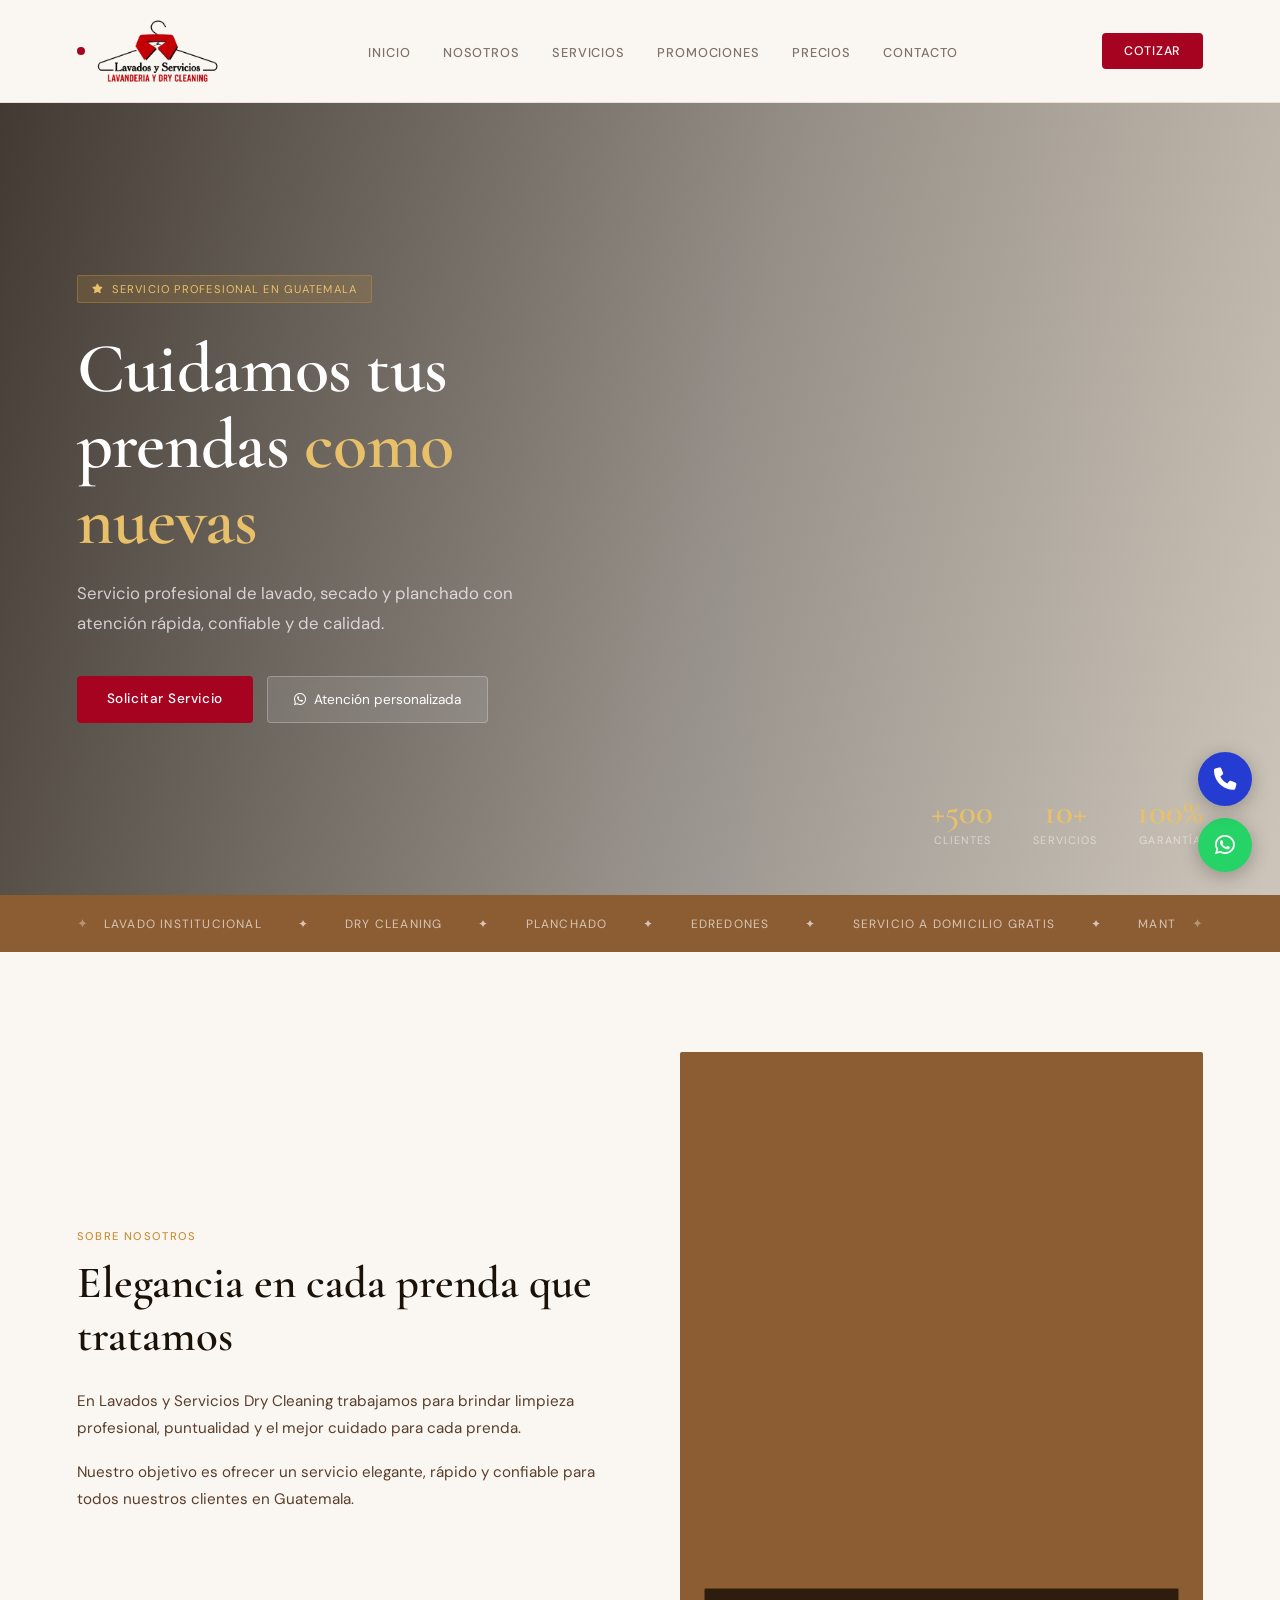
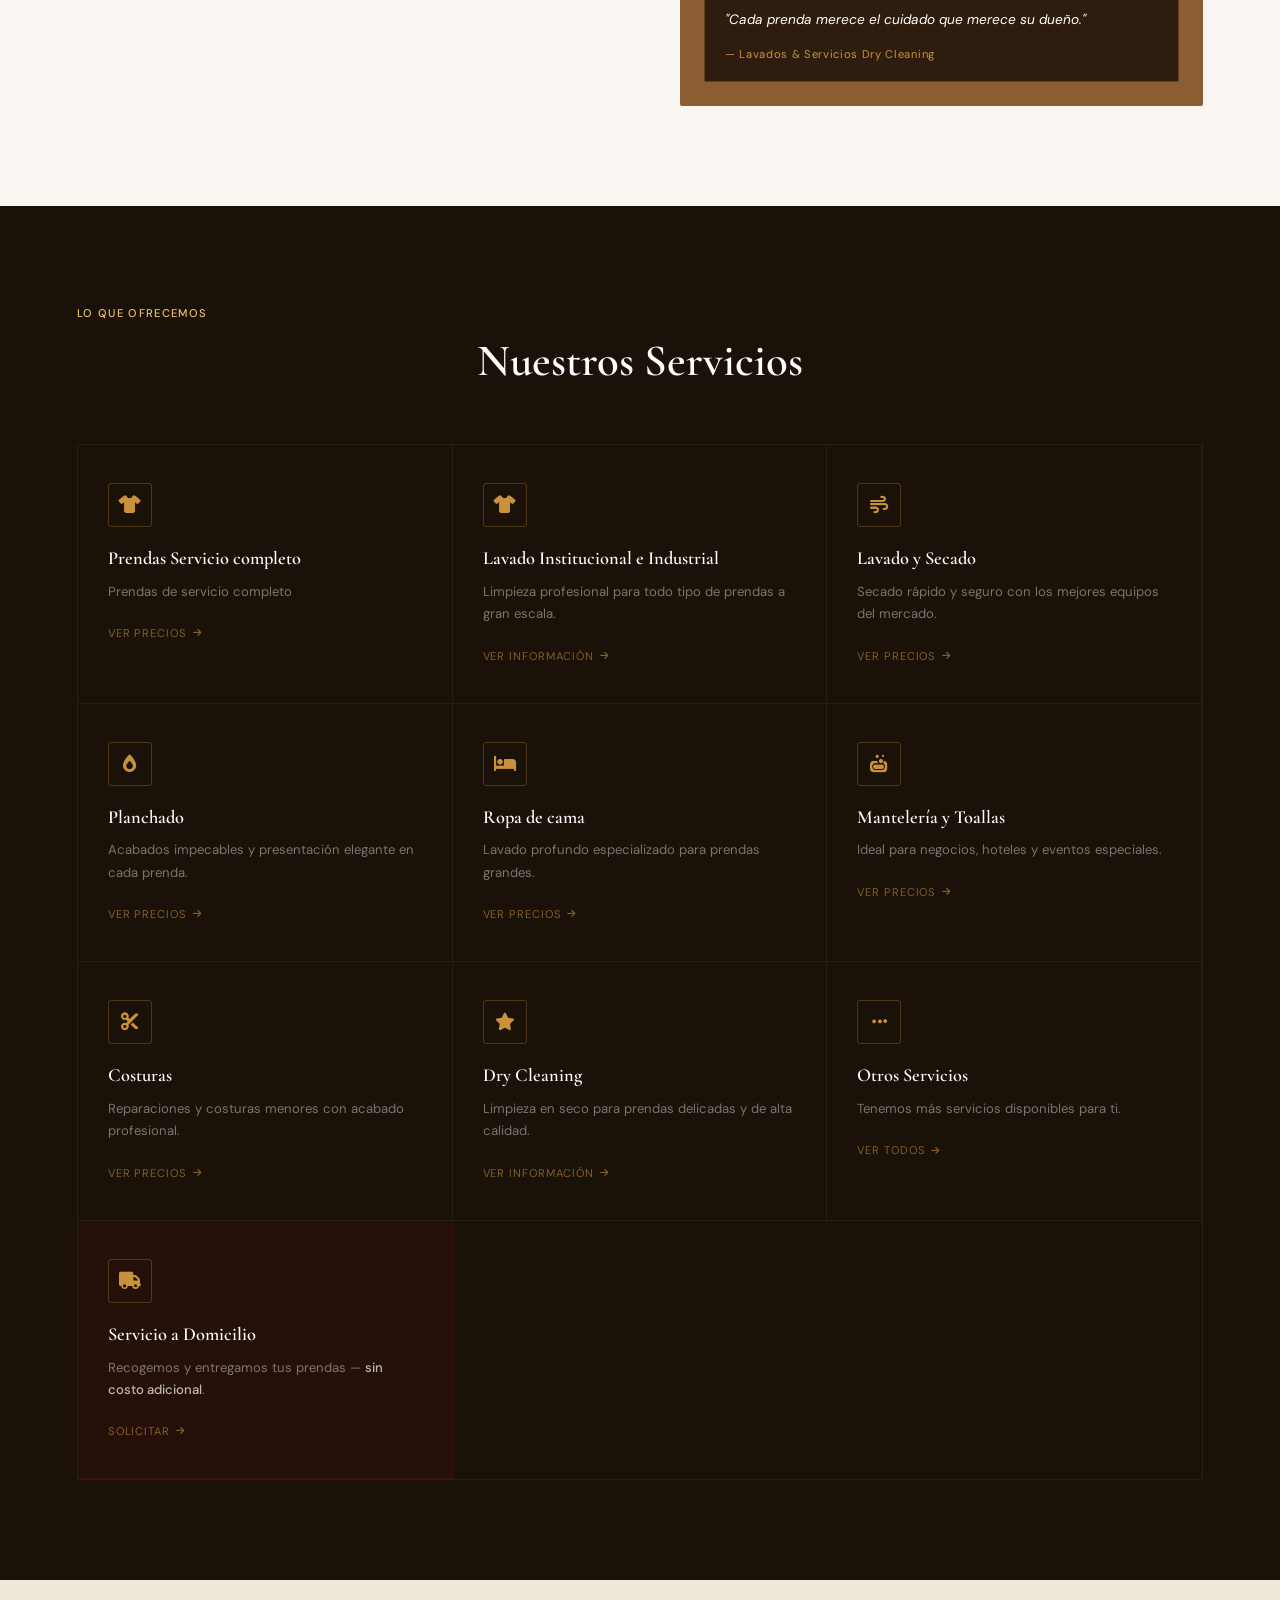
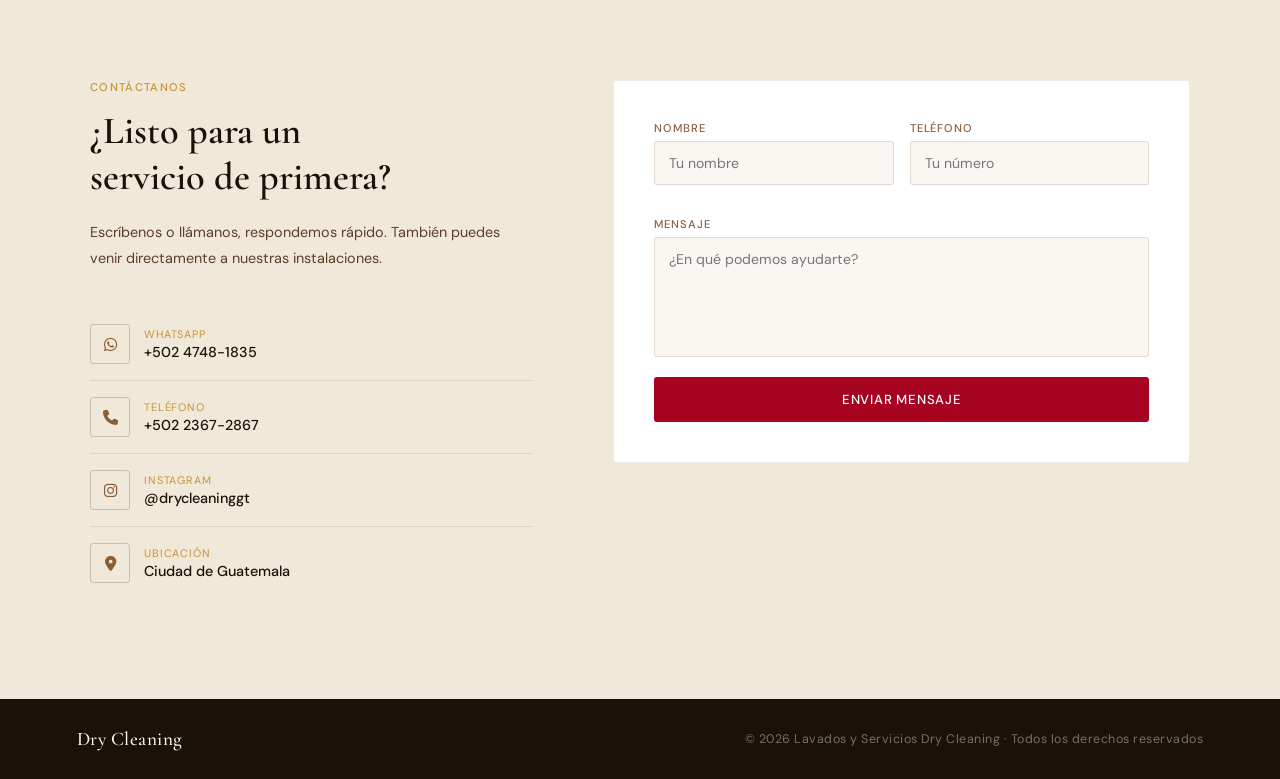
<file: index.html>
<!DOCTYPE html>
<html lang="es">
<head>
    <meta charset="UTF-8">
    <meta name="viewport" content="width=device-width, initial-scale=1.0">
    <title>Lavados y Servicios Dry Cleaning</title>

    <link rel="stylesheet" href="style.css">

    <!-- Google Fonts -->
    <link rel="preconnect" href="https://fonts.googleapis.com">
    <link rel="preconnect" href="https://fonts.gstatic.com" crossorigin>
    <link href="https://fonts.googleapis.com/css2?family=Cormorant+Garamond:wght@400;500;600;700&family=DM+Sans:ital,wght@0,300;0,400;0,500;1,400&display=swap" rel="stylesheet">

    <!-- Font Awesome -->
    <link rel="stylesheet" href="https://cdnjs.cloudflare.com/ajax/libs/font-awesome/6.5.2/css/all.min.css">
</head>
<body>


    <div id="contenido">

        <!-- NAVBAR -->
        <header>
            <nav class="navbar">
                <div class="logo">
                    <div class="logo-dot"></div>
                    <img src="img/logo2.png" alt="Logo Dry Cleaning">
                </div>

                <div class="menu-toggle">
                    <i class="fa-solid fa-bars"></i>
                </div>

                <ul class="nav-links">
                    <li><a href="#inicio">Inicio</a></li>
                    <li><a href="#nosotros">Nosotros</a></li>
                    <li><a href="#servicios">Servicios</a></li>
                    <li><a href="promociones.html">Promociones</a></li>
                    <li><a href="precios.html">Precios</a></li>
                    <li><a href="#contacto">Contacto</a></li>
                </ul>

                <a href="#contacto" class="btn-nav">Cotizar</a>
            </nav>
        </header>

        <!-- HERO -->
        <section class="hero" id="inicio">
            <div class="hero-bg"></div>
            <div class="hero-accent"></div>
            <div class="hero-content">
                <div class="hero-badge">
                    <i class="fa-solid fa-star"></i> Servicio profesional en Guatemala
                </div>
                <h1>Cuidamos tus<br>prendas <em>como nuevas</em></h1>
                <p>Servicio profesional de lavado, secado y planchado con atención rápida, confiable y de calidad.</p>
                <div class="hero-btns">
                    <a href="#contacto" class="btn-primary">Solicitar Servicio</a>
                    <a href="https://wa.me/50247481835" class="btn-wa">
                        <i class="fa-brands fa-whatsapp"></i> Atención personalizada
                    </a>
                </div>
            </div>
            <div class="hero-stats">
                <div class="stat">
                    <span class="stat-num">+500</span>
                    <div class="stat-label">Clientes</div>
                </div>
                <div class="stat">
                    <span class="stat-num">10+</span>
                    <div class="stat-label">Servicios</div>
                </div>
                <div class="stat">
                    <span class="stat-num">100%</span>
                    <div class="stat-label">Garantía</div>
                </div>
            </div>
        </section>

        <!-- MARQUEE / BANDA DE SERVICIOS -->
        <div class="marquee-bar">
            <span class="marquee-star">✦</span>
            <div class="marquee-wrap">
                <div class="marquee-track">
                    <span>Lavado Institucional</span><span class="marquee-star">✦</span>
                    <span>Dry Cleaning</span><span class="marquee-star">✦</span>
                    <span>Planchado</span><span class="marquee-star">✦</span>
                    <span>Edredones</span><span class="marquee-star">✦</span>
                    <span>Servicio a Domicilio Gratis</span><span class="marquee-star">✦</span>
                    <span>Mantelería y Toallas</span><span class="marquee-star">✦</span>
                    <span>Costuras</span><span class="marquee-star">✦</span>
                    <!-- Duplicado para loop infinito -->
                    <span>Lavado Institucional</span><span class="marquee-star">✦</span>
                    <span>Dry Cleaning</span><span class="marquee-star">✦</span>
                    <span>Planchado</span><span class="marquee-star">✦</span>
                    <span>Edredones</span><span class="marquee-star">✦</span>
                    <span>Servicio a Domicilio Gratis</span><span class="marquee-star">✦</span>
                    <span>Mantelería y Toallas</span><span class="marquee-star">✦</span>
                    <span>Costuras</span><span class="marquee-star">✦</span>
                </div>
            </div>
            <span class="marquee-star">✦</span>
        </div>

        <!-- NOSOTROS -->
        <section class="about" id="nosotros">
            <div class="about-text">
                <div class="section-label">Sobre Nosotros</div>
                <h2>Elegancia en cada prenda que tratamos</h2>
                <p>En Lavados y Servicios Dry Cleaning trabajamos para brindar limpieza profesional, puntualidad y el mejor cuidado para cada prenda.</p>
                <p>Nuestro objetivo es ofrecer un servicio elegante, rápido y confiable para todos nuestros clientes en Guatemala.</p>
            </div>
            <div class="about-visual">
                <div class="about-img"></div>
                <div class="about-tag">
                    <p>"Cada prenda merece el cuidado que merece su dueño."</p>
                    <cite>— Lavados &amp; Servicios Dry Cleaning</cite>
                </div>
            </div>
        </section>

        <!-- SERVICIOS -->
        <section class="services" id="servicios">
            <div class="section-label light">Lo que ofrecemos</div>
            <h2 class="section-title-light">Nuestros Servicios</h2>

            <div class="services-grid">
                <div class="service-item">
                    <div class="service-icon"><i class="fa-solid fa-shirt"></i></div>
                    <h3>Prendas Servicio completo</h3>
                    <p>Prendas de servicio completo</p>
                    <a href="completo.html" class="service-link">Ver precios <i class="fa-solid fa-arrow-right"></i></a>
                </div>
                <div class="service-item">
                    <div class="service-icon"><i class="fa-solid fa-shirt"></i></div>
                    <h3>Lavado Institucional e Industrial</h3>
                    <p>Limpieza profesional para todo tipo de prendas a gran escala.</p>
                    <a href="lavado.html" class="service-link">Ver información <i class="fa-solid fa-arrow-right"></i></a>
                </div>
                <div class="service-item">
                    <div class="service-icon"><i class="fa-solid fa-wind"></i></div>
                    <h3>Lavado y Secado</h3>
                    <p>Secado rápido y seguro con los mejores equipos del mercado.</p>
                    <a href="precios.html" class="service-link">Ver precios <i class="fa-solid fa-arrow-right"></i></a>
                </div>
                <div class="service-item">
                    <div class="service-icon"><i class="fa-solid fa-fire-flame-simple"></i></div>
                    <h3>Planchado</h3>
                    <p>Acabados impecables y presentación elegante en cada prenda.</p>
                    <a href="precios.html" class="service-link">Ver precios <i class="fa-solid fa-arrow-right"></i></a>
                </div>
                <div class="service-item">
                    <div class="service-icon"><i class="fa-solid fa-bed"></i></div>
                    <h3>Ropa de cama</h3>
                    <p>Lavado profundo especializado para prendas grandes.</p>
                    <a href="precios.html" class="service-link">Ver precios <i class="fa-solid fa-arrow-right"></i></a>
                </div>
                <div class="service-item">
                    <div class="service-icon"><i class="fa-solid fa-soap"></i></div>
                    <h3>Mantelería y Toallas</h3>
                    <p>Ideal para negocios, hoteles y eventos especiales.</p>
                    <a href="precios.html" class="service-link">Ver precios <i class="fa-solid fa-arrow-right"></i></a>
                </div>
                <div class="service-item">
                    <div class="service-icon"><i class="fa-solid fa-scissors"></i></div>
                    <h3>Costuras</h3>
                    <p>Reparaciones y costuras menores con acabado profesional.</p>
                    <a href="precios.html" class="service-link">Ver precios <i class="fa-solid fa-arrow-right"></i></a>
                </div>
                <div class="service-item">
                    <div class="service-icon"><i class="fa-solid fa-star"></i></div>
                    <h3>Dry Cleaning</h3>
                    <p>Limpieza en seco para prendas delicadas y de alta calidad.</p>
                    <a href="drycleanin.html" class="service-link">Ver información <i class="fa-solid fa-arrow-right"></i></a>
                </div>
                <div class="service-item">
                    <div class="service-icon"><i class="fa-solid fa-ellipsis"></i></div>
                    <h3>Otros Servicios</h3>
                    <p>Tenemos más servicios disponibles para ti.</p>
                    <a href="servicios.html" class="service-link">Ver todos <i class="fa-solid fa-arrow-right"></i></a>
                </div>
                <div class="service-item highlight">
                    <div class="service-icon"><i class="fa-solid fa-truck"></i></div>
                    <h3>Servicio a Domicilio</h3>
                    <p>Recogemos y entregamos tus prendas — <strong>sin costo adicional</strong>.</p>
                    <a href="#contacto" class="service-link">Solicitar <i class="fa-solid fa-arrow-right"></i></a>
                </div>
            </div>
        </section>

        <!-- CONTACTO -->
        <section class="contact" id="contacto">
            <div class="contact-inner">
                <div class="contact-info-col">
                    <div class="section-label">Contáctanos</div>
                    <h2>¿Listo para un<br>servicio de primera?</h2>
                    <p>Escríbenos o llámanos, respondemos rápido. También puedes venir directamente a nuestras instalaciones.</p>

                    <div class="contact-detail">
                        <div class="detail-icon"><i class="fa-brands fa-whatsapp"></i></div>
                        <div class="detail-text">
                            <p>WhatsApp</p>
                            <p>+502 4748-1835</p>
                        </div>
                    </div>
                    <div class="contact-detail">
                        <div class="detail-icon"><i class="fa-solid fa-phone"></i></div>
                        <div class="detail-text">
                            <p>Teléfono</p>
                            <p>+502 2367-2867</p>
                        </div>
                    </div>
                    <div class="contact-detail">
                        <div class="detail-icon"><i class="fa-brands fa-instagram"></i></div>
                        <div class="detail-text">
                            <p>Instagram</p>
                            <p>@drycleaninggt</p>
                        </div>
                    </div>
                    <div class="contact-detail">
                        <div class="detail-icon"><i class="fa-solid fa-location-dot"></i></div>
                        <div class="detail-text">
                            <p>Ubicación</p>
                            <p>Ciudad de Guatemala</p>
                        </div>
                    </div>
                </div>

                <div class="contact-form">
                    <form>
                        <div class="form-row">
                            <div class="form-field">
                                <label for="nombre">Nombre</label>
                                <input type="text" id="nombre" placeholder="Tu nombre" required>
                            </div>
                            <div class="form-field">
                                <label for="telefono">Teléfono</label>
                                <input type="tel" id="telefono" placeholder="Tu número" required>
                            </div>
                        </div>
                        <div class="form-field">
                            <label for="mensaje">Mensaje</label>
                            <textarea id="mensaje" placeholder="¿En qué podemos ayudarte?"></textarea>
                        </div>
                        <button type="submit" class="btn-send">Enviar mensaje</button>
                    </form>
                </div>
            </div>
        </section>

        <!-- FOOTER -->
        <footer>
            <div class="footer-logo">Dry Cleaning</div>
            <p>© 2026 Lavados y Servicios Dry Cleaning · Todos los derechos reservados</p>
        </footer>

        <!-- BOTÓN WHATSAPP FLOTANTE -->
        <a href="https://wa.me/50247481835" class="float-btn float-wa" aria-label="WhatsApp">
            <i class="fa-brands fa-whatsapp"></i>
        </a>

        <!-- BOTÓN TELÉFONO FLOTANTE -->
        <a href="tel:+50223672867" class="float-btn float-call" aria-label="Llamar">
            <i class="fa-solid fa-phone"></i>
        </a>

    </div><!-- fin #contenido -->

    <script src="scrip.js"></script>
</body>
</html>
</file>
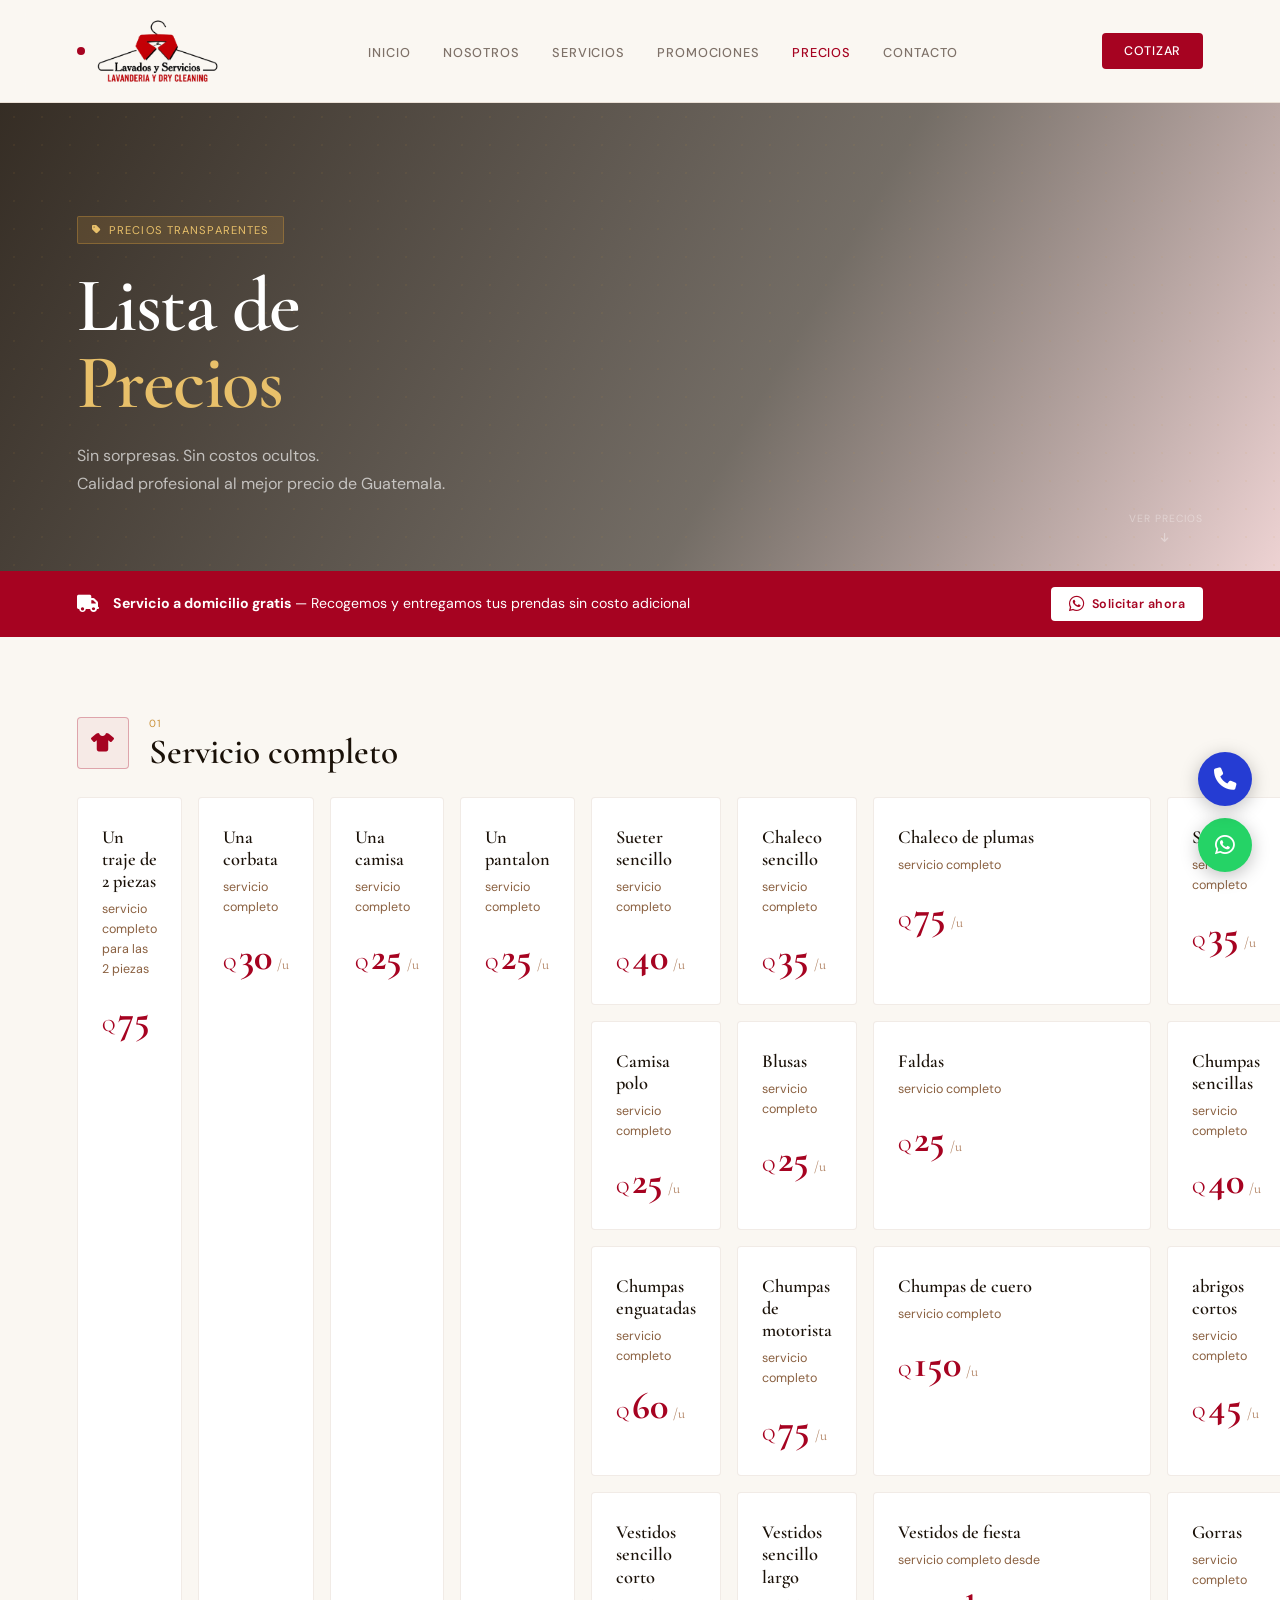
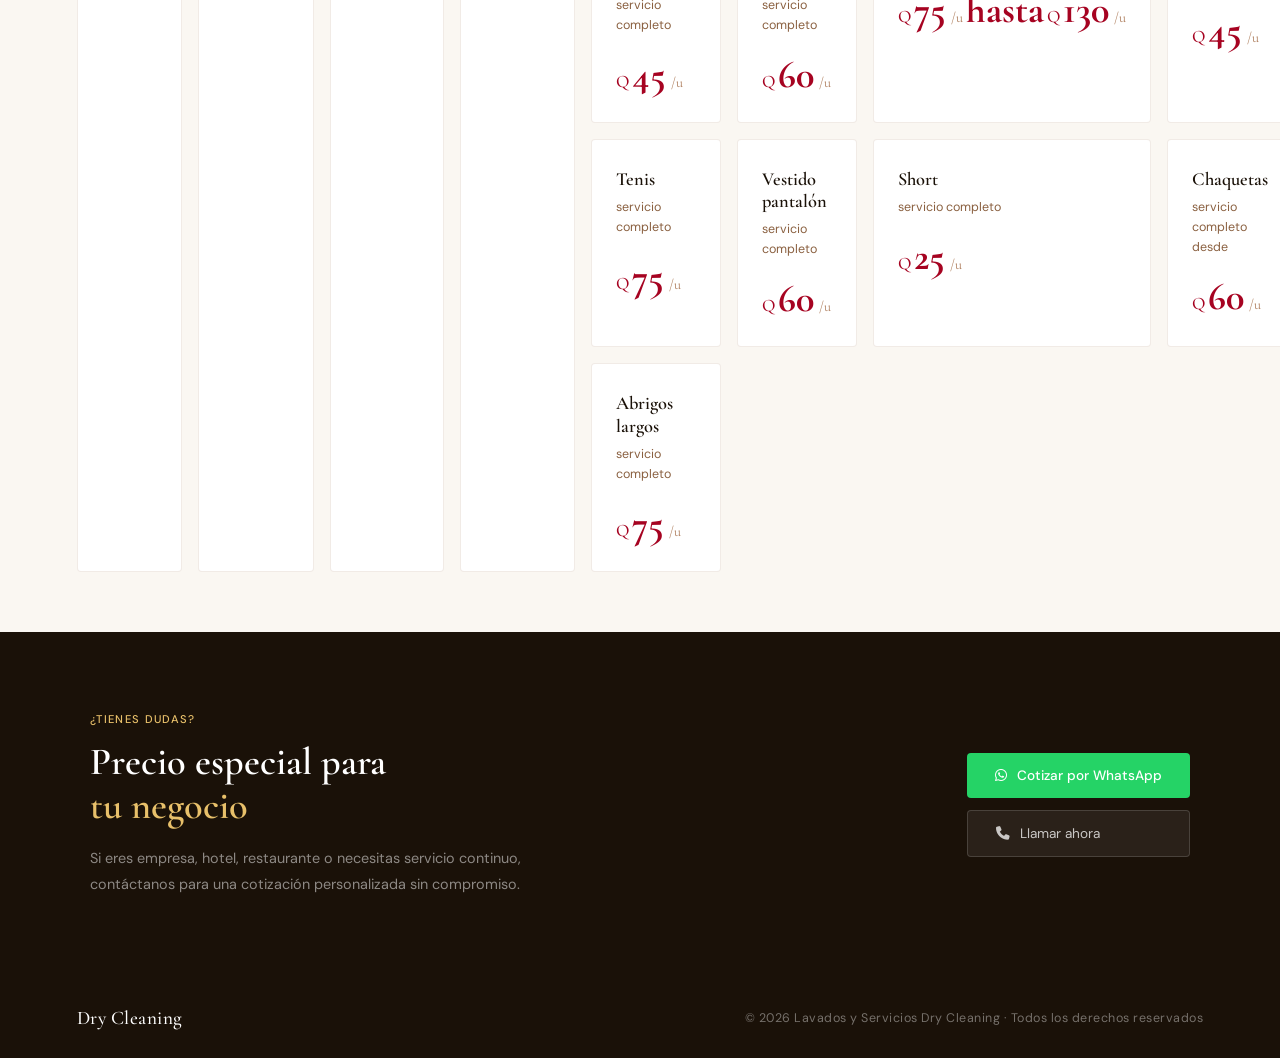
<file: completo.html>
<!DOCTYPE html>
<html lang="es">
<head>
    <meta charset="UTF-8">
    <meta name="viewport" content="width=device-width, initial-scale=1.0">
    <title>Precios | Lavados y Servicios Dry Cleaning</title>

    <link rel="stylesheet" href="style.css">

    <link rel="preconnect" href="https://fonts.googleapis.com">
    <link rel="preconnect" href="https://fonts.gstatic.com" crossorigin>
    <link href="https://fonts.googleapis.com/css2?family=Cormorant+Garamond:ital,wght@0,400;0,500;0,600;0,700;1,400&family=DM+Sans:wght@300;400;500&display=swap" rel="stylesheet">
    <link rel="stylesheet" href="https://cdnjs.cloudflare.com/ajax/libs/font-awesome/6.5.2/css/all.min.css">
</head>
<body class="prices-body">

    <!-- NAVBAR -->
    <header>
        <nav class="navbar">
            <div class="logo">
                <div class="logo-dot"></div>
                <img src="img/logo2.png" alt="Logo Dry Cleaning">
            </div>
            <div class="menu-toggle"><i class="fa-solid fa-bars"></i></div>
            <ul class="nav-links">
                <li><a href="index.html">Inicio</a></li>
                <li><a href="index.html#nosotros">Nosotros</a></li>
                <li><a href="index.html#servicios">Servicios</a></li>
                <li><a href="promociones.html">Promociones</a></li>
                <li><a href="precios.html" class="active">Precios</a></li>
                <li><a href="index.html#contacto">Contacto</a></li>
            </ul>
            <a href="index.html#contacto" class="btn-nav">Cotizar</a>
        </nav>
    </header>

    <!-- HERO DE PRECIOS -->
    <section class="prices-hero">
        <div class="prices-hero-bg"></div>
        <div class="prices-hero-content">
            <div class="hero-badge">
                <i class="fa-solid fa-tag"></i> Precios transparentes
            </div>
            <h1>Lista de<br><em>Precios</em></h1>
            <p>Sin sorpresas. Sin costos ocultos.<br>Calidad profesional al mejor precio de Guatemala.</p>
        </div>
        <div class="prices-hero-scroll">
            <span>Ver precios</span>
            <i class="fa-solid fa-arrow-down"></i>
        </div>
    </section>

    <!-- NOTA DOMICILIO -->
    <div class="free-delivery-bar">
        <i class="fa-solid fa-truck"></i>
        <span><strong>Servicio a domicilio gratis</strong> — Recogemos y entregamos tus prendas sin costo adicional</span>
        <a href="https://wa.me/50247481835" class="free-delivery-cta">
            <i class="fa-brands fa-whatsapp"></i> Solicitar ahora
        </a>
    </div>

    <!-- PRECIOS MAIN -->
    <main class="prices-main">
    <!-- CATEGORÍA: prendas servicio completo -->
        <div class="price-category" id="servicio completo">
            <div class="category-header">
                <div class="category-icon"><i class="fa-solid fa-shirt"></i></div>
                <div>
                    <div class="category-label">01</div>
                    <h2>Servicio completo</h2>
                </div>
            </div>
            <div class="price-cards">
                <div class="price-card">
                    <div class="price-card-name">Un traje de 2 piezas</div>
                    <div class="price-card-desc">servicio completo para las 2 piezas</div>
                    <div class="price-card-price"><span class="currency">Q</span>75<span class="unit"></span></div>
                </div>
                <div class="price-card">
                    <div class="price-card-name">Una corbata</div>
                    <div class="price-card-desc">servicio completo</div>
                    <div class="price-card-price"><span class="currency">Q</span>30<span class="unit">/u</span></div>
                </div>
                <div class="price-cards">
                <div class="price-card">
                    <div class="price-card-name">Una camisa</div>
                    <div class="price-card-desc">servicio completo</div>
                    <div class="price-card-price"><span class="currency">Q</span>25<span class="unit">/u</span></div>
                </div>
                 <div class="price-cards">
                <div class="price-card">
                    <div class="price-card-name">Un pantalon</div>
                    <div class="price-card-desc">servicio completo</div>
                    <div class="price-card-price"><span class="currency">Q</span>25<span class="unit">/u</span></div>
                </div>
                 <div class="price-cards">
                <div class="price-card">
                    <div class="price-card-name">Sueter sencillo</div>
                    <div class="price-card-desc">servicio completo</div>
                    <div class="price-card-price"><span class="currency">Q</span>40<span class="unit">/u</span></div>
                </div>
                <div class="price-card">
                    <div class="price-card-name">Chaleco sencillo</div>
                    <div class="price-card-desc">servicio completo</div>
                    <div class="price-card-price"><span class="currency">Q</span>35<span class="unit">/u</span></div>
                </div>
                <div class="price-card">
                    <div class="price-card-name">Chaleco de plumas</div>
                    <div class="price-card-desc">servicio completo</div>
                    <div class="price-card-price"><span class="currency">Q</span>75<span class="unit">/u</span></div>
                </div>
                <div class="price-card">
                    <div class="price-card-name">Sacos</div>
                    <div class="price-card-desc">servicio completo</div>
                    <div class="price-card-price"><span class="currency">Q</span>35<span class="unit">/u</span></div>
                </div>
                <div class="price-card">
                    <div class="price-card-name">Camisa polo</div>
                    <div class="price-card-desc">servicio completo</div>
                    <div class="price-card-price"><span class="currency">Q</span>25<span class="unit">/u</span></div>
                </div>
                <div class="price-card">
                    <div class="price-card-name">Blusas</div>
                    <div class="price-card-desc">servicio completo</div>
                    <div class="price-card-price"><span class="currency">Q</span>25<span class="unit">/u</span></div>
                </div>
                <div class="price-card">
                    <div class="price-card-name">Faldas</div>
                    <div class="price-card-desc">servicio completo</div>
                    <div class="price-card-price"><span class="currency">Q</span>25<span class="unit">/u</span></div>
                </div>
                <div class="price-card">
                    <div class="price-card-name">Chumpas sencillas</div>
                    <div class="price-card-desc">servicio completo</div>
                    <div class="price-card-price"><span class="currency">Q</span>40<span class="unit">/u</span></div>
                </div>
                <div class="price-card">
                    <div class="price-card-name">Chumpas enguatadas</div>
                    <div class="price-card-desc">servicio completo</div>
                    <div class="price-card-price"><span class="currency">Q</span>60<span class="unit">/u</span></div>
                </div>
                <div class="price-card">
                    <div class="price-card-name">Chumpas de motorista</div>
                    <div class="price-card-desc">servicio completo</div>
                    <div class="price-card-price"><span class="currency">Q</span>75<span class="unit">/u</span></div>
                </div>
                <div class="price-card">
                    <div class="price-card-name">Chumpas de cuero</div>
                    <div class="price-card-desc">servicio completo</div>
                    <div class="price-card-price"><span class="currency">Q</span>150<span class="unit">/u</span></div>
                </div>
                <div class="price-card">
                    <div class="price-card-name">abrigos cortos</div>
                    <div class="price-card-desc">servicio completo</div>
                    <div class="price-card-price"><span class="currency">Q</span>45<span class="unit">/u</span></div>
                </div>
                <div class="price-card">
                    <div class="price-card-name">Vestidos sencillo corto</div>
                    <div class="price-card-desc">servicio completo</div>
                    <div class="price-card-price"><span class="currency">Q</span>45<span class="unit">/u</span></div>
                </div>
                <div class="price-card">
                    <div class="price-card-name">Vestidos sencillo largo</div>
                    <div class="price-card-desc">servicio completo</div>
                    <div class="price-card-price"><span class="currency">Q</span>60<span class="unit">/u</span></div>
                </div>
                <div class="price-card">
                    <div class="price-card-name">Vestidos de fiesta</div>
                    <div class="price-card-desc">servicio completo desde</div>
                    <div class="price-card-price"><span class="currency">Q</span>75<span class="unit">/u</span>hasta<span class="currency">Q</span>130<span class="unit">/u</span></div>
                </div>
                 <div class="price-card">
                    <div class="price-card-name">Gorras</div>
                    <div class="price-card-desc">servicio completo</div>
                    <div class="price-card-price"><span class="currency">Q</span>45<span class="unit">/u</span></div>
                </div>
                <div class="price-card">
                    <div class="price-card-name">Tenis</div>
                    <div class="price-card-desc">servicio completo</div>
                    <div class="price-card-price"><span class="currency">Q</span>75<span class="unit">/u</span></div>
                </div>
                <div class="price-card">
                    <div class="price-card-name">Vestido pantalón</div>
                    <div class="price-card-desc">servicio completo</div>
                    <div class="price-card-price"><span class="currency">Q</span>60<span class="unit">/u</span></div>
                </div>
                <div class="price-card">
                    <div class="price-card-name">Short</div>
                    <div class="price-card-desc">servicio completo</div>
                    <div class="price-card-price"><span class="currency">Q</span>25<span class="unit">/u</span></div>
                </div>
                <div class="price-card">
                    <div class="price-card-name">Chaquetas</div>
                    <div class="price-card-desc">servicio completo desde</div>
                    <div class="price-card-price"><span class="currency">Q</span>60<span class="unit">/u</span></div>
                </div>
                 <div class="price-card">
                    <div class="price-card-name">Abrigos largos</div>
                    <div class="price-card-desc">servicio completo</div>
                    <div class="price-card-price"><span class="currency">Q</span>75<span class="unit">/u</span></div>
                </div>
            </div>
        </div>

        <div class="price-divider"></div>
    </main>

    <!-- NOTA FINAL / CTA -->
    <section class="prices-cta">
        <div class="prices-cta-inner">
            <div class="prices-cta-text">
                <div class="section-label light">¿Tienes dudas?</div>
                <h2>Precio especial para<br><em>tu negocio</em></h2>
                <p>Si eres empresa, hotel, restaurante o necesitas servicio continuo, contáctanos para una cotización personalizada sin compromiso.</p>
            </div>
            <div class="prices-cta-actions">
                <a href="https://wa.me/50247481835" class="cta-btn-wa">
                    <i class="fa-brands fa-whatsapp"></i> Cotizar por WhatsApp
                </a>
                <a href="tel:+50223672867" class="cta-btn-call">
                    <i class="fa-solid fa-phone"></i> Llamar ahora
                </a>
            </div>
        </div>
    </section>

    <!-- FOOTER -->
    <footer>
        <div class="footer-logo">Dry Cleaning</div>
        <p>© 2026 Lavados y Servicios Dry Cleaning · Todos los derechos reservados</p>
    </footer>

    <!-- FLOTANTES -->
    <a href="https://wa.me/50247481835" class="float-btn float-wa" aria-label="WhatsApp">
        <i class="fa-brands fa-whatsapp"></i>
    </a>
    <a href="tel:+50223672867" class="float-btn float-call" aria-label="Llamar">
        <i class="fa-solid fa-phone"></i>
    </a>

    <script src="scrip.js"></script>
</body>
</html>
</file>
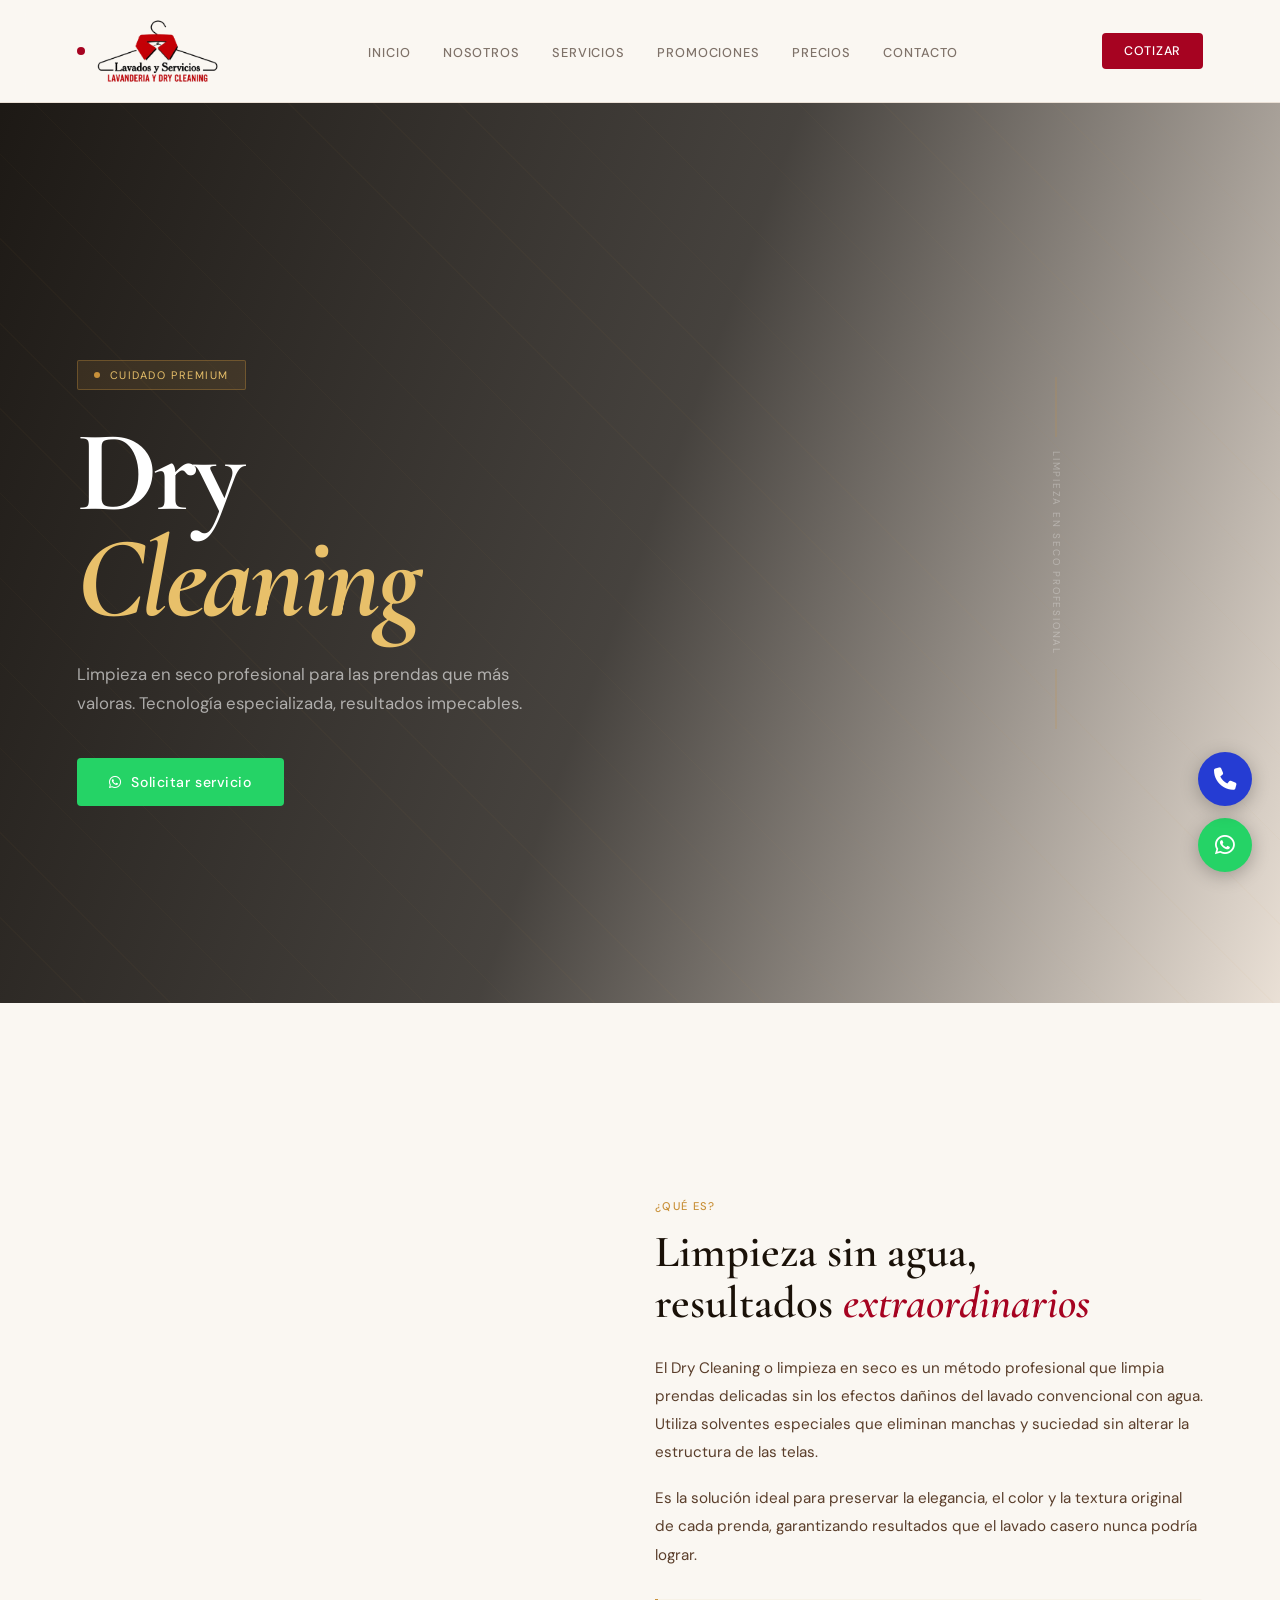
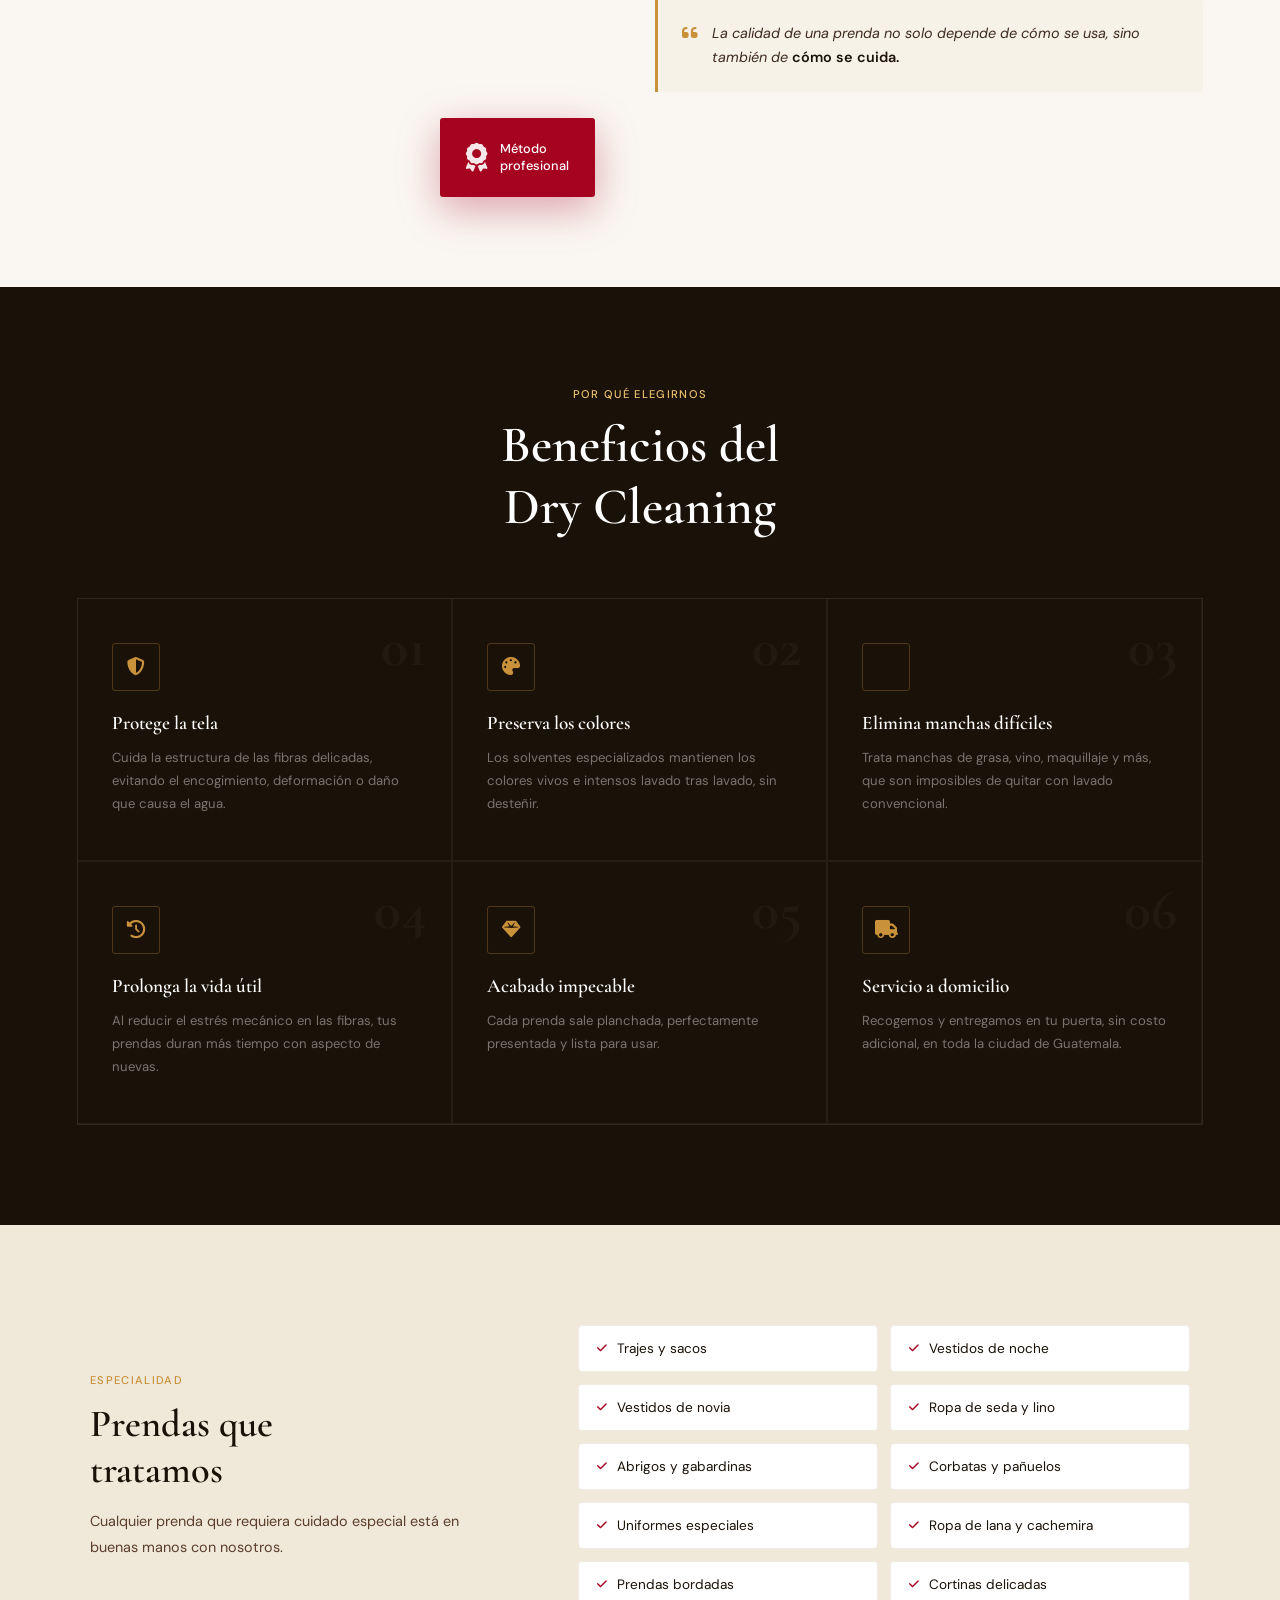
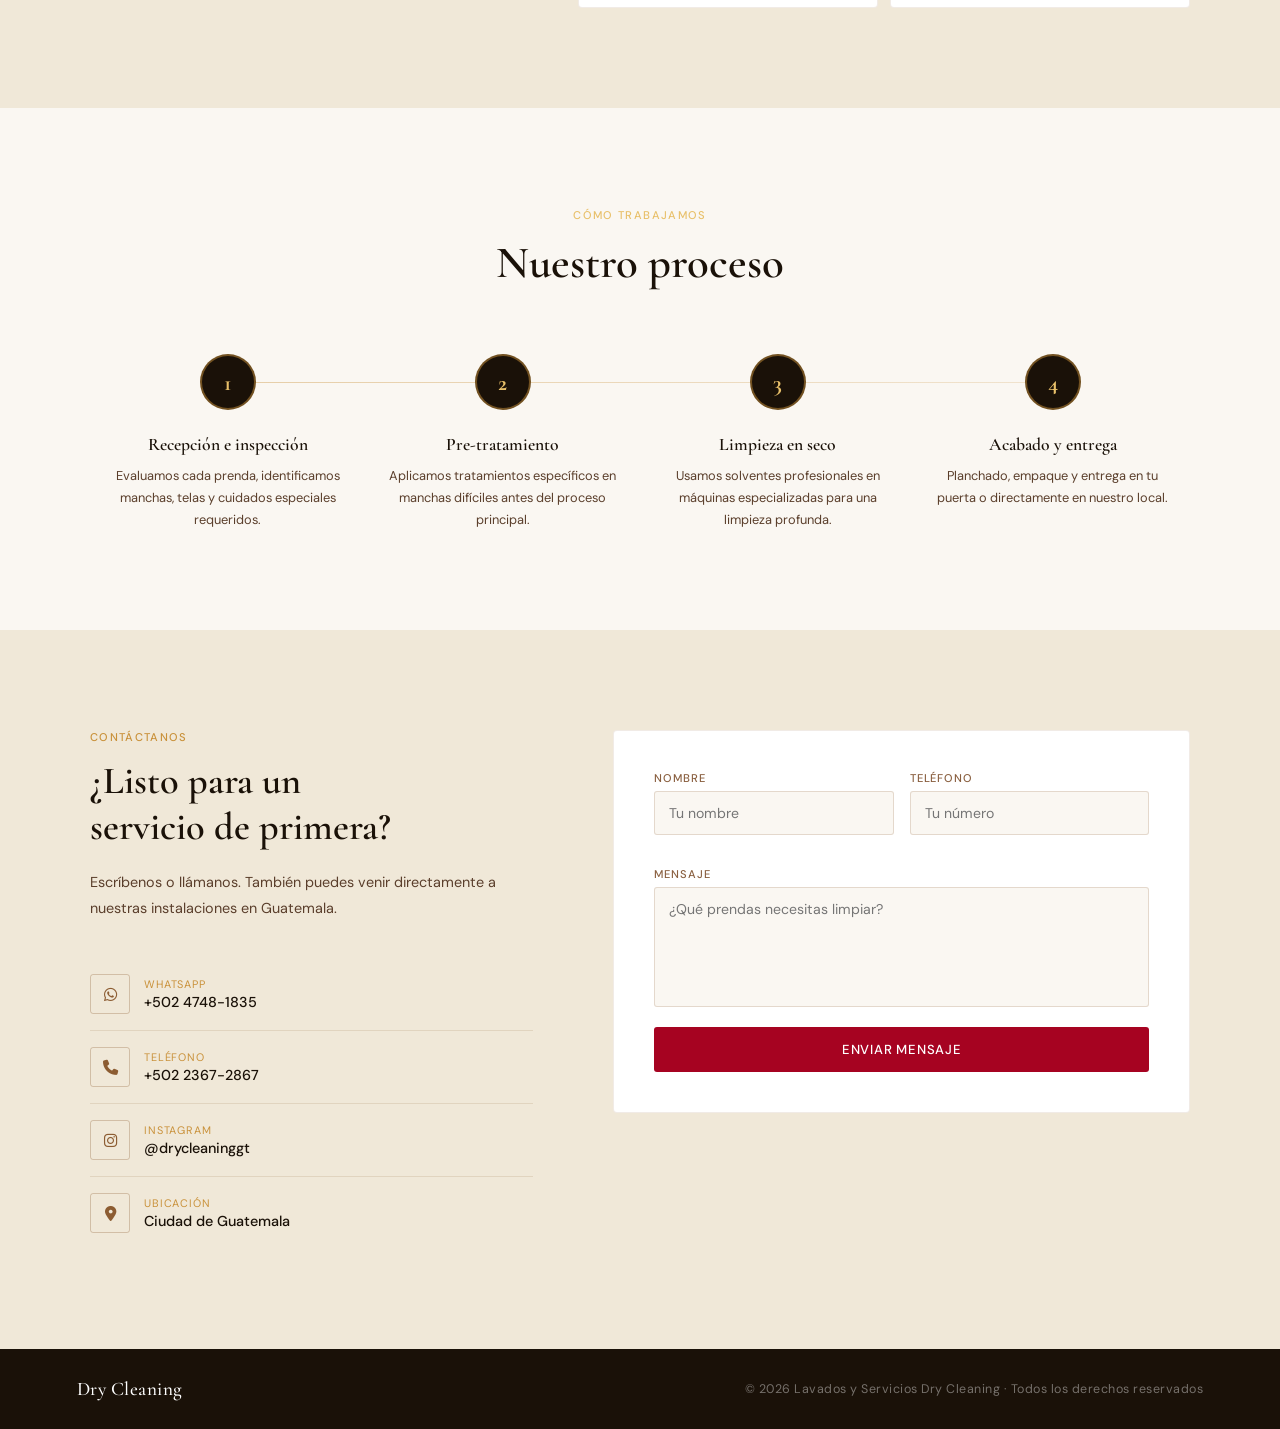
<file: drycleanin.html>
<!DOCTYPE html>
<html lang="es">
<head>
    <meta charset="UTF-8">
    <meta name="viewport" content="width=device-width, initial-scale=1.0">
    <title>Dry Cleaning | Lavados y Servicios</title>

    <link rel="stylesheet" href="style.css">

    <link rel="preconnect" href="https://fonts.googleapis.com">
    <link rel="preconnect" href="https://fonts.gstatic.com" crossorigin>
    <link href="https://fonts.googleapis.com/css2?family=Cormorant+Garamond:ital,wght@0,400;0,500;0,600;0,700;1,400;1,600&family=DM+Sans:wght@300;400;500&display=swap" rel="stylesheet">
    <link rel="stylesheet" href="https://cdnjs.cloudflare.com/ajax/libs/font-awesome/6.5.2/css/all.min.css">
</head>
<body class="dc-body">

    <!-- NAVBAR -->
    <header>
        <nav class="navbar">
            <div class="logo">
                <div class="logo-dot"></div>
                <img src="img/logo2.png" alt="Logo Dry Cleaning">
            </div>
            <div class="menu-toggle"><i class="fa-solid fa-bars"></i></div>
            <ul class="nav-links">
                <li><a href="index.html">Inicio</a></li>
                <li><a href="index.html#nosotros">Nosotros</a></li>
                <li><a href="index.html#servicios">Servicios</a></li>
                <li><a href="promociones.html">Promociones</a></li>
                <li><a href="precios.html">Precios</a></li>
                <li><a href="index.html#contacto">Contacto</a></li>
            </ul>
            <a href="index.html#contacto" class="btn-nav">Cotizar</a>
        </nav>
    </header>

    <!-- HERO -->
    <section class="dc-hero">
        <div class="dc-hero-bg"></div>
        <div class="dc-hero-overlay"></div>

        <div class="dc-hero-content">
            <div class="dc-hero-badge">
                <span class="dc-badge-dot"></span>
                Cuidado Premium
            </div>
            <h1>Dry<br><em>Cleaning</em></h1>
            <p>Limpieza en seco profesional para las prendas que más valoras. Tecnología especializada, resultados impecables.</p>
            <a href="https://wa.me/50247481835" class="dc-btn-wa">
                <i class="fa-brands fa-whatsapp"></i> Solicitar servicio
            </a>
        </div>

        <!-- Decoración lateral -->
        <div class="dc-hero-side">
            <div class="dc-side-line"></div>
            <span class="dc-side-text">Limpieza en seco profesional</span>
            <div class="dc-side-line"></div>
        </div>
    </section>

    <!-- QUÉ ES DRY CLEANING -->
    <section class="dc-what">
        <div class="dc-what-inner">
            <div class="dc-what-visual">
                <div class="dc-what-img"></div>
                <div class="dc-what-badge-float">
                    <i class="fa-solid fa-award"></i>
                    <span>Método<br>profesional</span>
                </div>
            </div>
            <div class="dc-what-text">
                <div class="section-label">¿Qué es?</div>
                <h2>Limpieza sin agua,<br>resultados <em>extraordinarios</em></h2>
                <p>El Dry Cleaning o limpieza en seco es un método profesional que limpia prendas delicadas sin los efectos dañinos del lavado convencional con agua. Utiliza solventes especiales que eliminan manchas y suciedad sin alterar la estructura de las telas.</p>
                <p>Es la solución ideal para preservar la elegancia, el color y la textura original de cada prenda, garantizando resultados que el lavado casero nunca podría lograr.</p>
                <div class="dc-what-quote">
                    <i class="fa-solid fa-quote-left"></i>
                    <span>La calidad de una prenda no solo depende de cómo se usa, sino también de <strong>cómo se cuida.</strong></span>
                </div>
            </div>
        </div>
    </section>

    <!-- BENEFICIOS -->
    <section class="dc-benefits">
        <div class="dc-benefits-header">
            <div class="section-label light">Por qué elegirnos</div>
            <h2>Beneficios del<br>Dry Cleaning</h2>
        </div>
        <div class="dc-benefits-grid">
            <div class="dc-benefit-item" data-delay="0">
                <div class="dc-benefit-num">01</div>
                <div class="dc-benefit-icon"><i class="fa-solid fa-shield-halved"></i></div>
                <h3>Protege la tela</h3>
                <p>Cuida la estructura de las fibras delicadas, evitando el encogimiento, deformación o daño que causa el agua.</p>
            </div>
            <div class="dc-benefit-item" data-delay="100">
                <div class="dc-benefit-num">02</div>
                <div class="dc-benefit-icon"><i class="fa-solid fa-palette"></i></div>
                <h3>Preserva los colores</h3>
                <p>Los solventes especializados mantienen los colores vivos e intensos lavado tras lavado, sin desteñir.</p>
            </div>
            <div class="dc-benefit-item" data-delay="200">
                <div class="dc-benefit-num">03</div>
                <div class="dc-benefit-icon"><i class="fa-solid fa-sparkles"></i></div>
                <h3>Elimina manchas difíciles</h3>
                <p>Trata manchas de grasa, vino, maquillaje y más, que son imposibles de quitar con lavado convencional.</p>
            </div>
            <div class="dc-benefit-item" data-delay="300">
                <div class="dc-benefit-num">04</div>
                <div class="dc-benefit-icon"><i class="fa-solid fa-clock-rotate-left"></i></div>
                <h3>Prolonga la vida útil</h3>
                <p>Al reducir el estrés mecánico en las fibras, tus prendas duran más tiempo con aspecto de nuevas.</p>
            </div>
            <div class="dc-benefit-item" data-delay="400">
                <div class="dc-benefit-num">05</div>
                <div class="dc-benefit-icon"><i class="fa-solid fa-gem"></i></div>
                <h3>Acabado impecable</h3>
                <p>Cada prenda sale planchada, perfectamente presentada y lista para usar.</p>
            </div>
            <div class="dc-benefit-item" data-delay="500">
                <div class="dc-benefit-num">06</div>
                <div class="dc-benefit-icon"><i class="fa-solid fa-truck"></i></div>
                <h3>Servicio a domicilio</h3>
                <p>Recogemos y entregamos en tu puerta, sin costo adicional, en toda la ciudad de Guatemala.</p>
            </div>
        </div>
    </section>

    <!-- PRENDAS QUE TRATAMOS -->
    <section class="dc-garments">
        <div class="dc-garments-inner">
            <div class="dc-garments-text">
                <div class="section-label">Especialidad</div>
                <h2>Prendas que<br>tratamos</h2>
                <p>Cualquier prenda que requiera cuidado especial está en buenas manos con nosotros.</p>
            </div>
            <div class="dc-garments-list">
                <div class="dc-garment-tag"><i class="fa-solid fa-check"></i> Trajes y sacos</div>
                <div class="dc-garment-tag"><i class="fa-solid fa-check"></i> Vestidos de noche</div>
                <div class="dc-garment-tag"><i class="fa-solid fa-check"></i> Vestidos de novia</div>
                <div class="dc-garment-tag"><i class="fa-solid fa-check"></i> Ropa de seda y lino</div>
                <div class="dc-garment-tag"><i class="fa-solid fa-check"></i> Abrigos y gabardinas</div>
                <div class="dc-garment-tag"><i class="fa-solid fa-check"></i> Corbatas y pañuelos</div>
                <div class="dc-garment-tag"><i class="fa-solid fa-check"></i> Uniformes especiales</div>
                <div class="dc-garment-tag"><i class="fa-solid fa-check"></i> Ropa de lana y cachemira</div>
                <div class="dc-garment-tag"><i class="fa-solid fa-check"></i> Prendas bordadas</div>
                <div class="dc-garment-tag"><i class="fa-solid fa-check"></i> Cortinas delicadas</div>
            </div>
        </div>
    </section>

    <!-- PROCESO -->
    <section class="dc-process">
        <div class="section-label light centered">Cómo trabajamos</div>
        <h2 class="dc-process-title">Nuestro proceso</h2>
        <div class="dc-process-steps">
            <div class="dc-step" data-delay="0">
                <div class="dc-step-num">1</div>
                <div class="dc-step-line"></div>
                <div class="dc-step-content">
                    <h3>Recepción e inspección</h3>
                    <p>Evaluamos cada prenda, identificamos manchas, telas y cuidados especiales requeridos.</p>
                </div>
            </div>
            <div class="dc-step" data-delay="150">
                <div class="dc-step-num">2</div>
                <div class="dc-step-line"></div>
                <div class="dc-step-content">
                    <h3>Pre-tratamiento</h3>
                    <p>Aplicamos tratamientos específicos en manchas difíciles antes del proceso principal.</p>
                </div>
            </div>
            <div class="dc-step" data-delay="300">
                <div class="dc-step-num">3</div>
                <div class="dc-step-line"></div>
                <div class="dc-step-content">
                    <h3>Limpieza en seco</h3>
                    <p>Usamos solventes profesionales en máquinas especializadas para una limpieza profunda.</p>
                </div>
            </div>
            <div class="dc-step" data-delay="450">
                <div class="dc-step-num">4</div>
                <div class="dc-step-line dc-step-line--last"></div>
                <div class="dc-step-content">
                    <h3>Acabado y entrega</h3>
                    <p>Planchado, empaque y entrega en tu puerta o directamente en nuestro local.</p>
                </div>
            </div>
        </div>
    </section>
    <!-- CONTACTO -->
    <section class="contact" id="contacto">
        <div class="contact-inner">
            <div class="contact-info-col">
                <div class="section-label">Contáctanos</div>
                <h2>¿Listo para un<br>servicio de primera?</h2>
                <p>Escríbenos o llámanos. También puedes venir directamente a nuestras instalaciones en Guatemala.</p>
                <div class="contact-detail">
                    <div class="detail-icon"><i class="fa-brands fa-whatsapp"></i></div>
                    <div class="detail-text"><p>WhatsApp</p><p>+502 4748-1835</p></div>
                </div>
                <div class="contact-detail">
                    <div class="detail-icon"><i class="fa-solid fa-phone"></i></div>
                    <div class="detail-text"><p>Teléfono</p><p>+502 2367-2867</p></div>
                </div>
                <div class="contact-detail">
                    <div class="detail-icon"><i class="fa-brands fa-instagram"></i></div>
                    <div class="detail-text"><p>Instagram</p><p>@drycleaninggt</p></div>
                </div>
                <div class="contact-detail">
                    <div class="detail-icon"><i class="fa-solid fa-location-dot"></i></div>
                    <div class="detail-text"><p>Ubicación</p><p>Ciudad de Guatemala</p></div>
                </div>
            </div>
            <div class="contact-form">
                <form>
                    <div class="form-row">
                        <div class="form-field">
                            <label>Nombre</label>
                            <input type="text" placeholder="Tu nombre" required>
                        </div>
                        <div class="form-field">
                            <label>Teléfono</label>
                            <input type="tel" placeholder="Tu número" required>
                        </div>
                    </div>
                    <div class="form-field">
                        <label>Mensaje</label>
                        <textarea placeholder="¿Qué prendas necesitas limpiar?"></textarea>
                    </div>
                    <button type="submit" class="btn-send">Enviar mensaje</button>
                </form>
            </div>
        </div>
    </section>

    <!-- FOOTER -->
    <footer>
        <div class="footer-logo">Dry Cleaning</div>
        <p>© 2026 Lavados y Servicios Dry Cleaning · Todos los derechos reservados</p>
    </footer>

    <!-- FLOTANTES -->
    <a href="https://wa.me/50247481835" class="float-btn float-wa"><i class="fa-brands fa-whatsapp"></i></a>
    <a href="tel:+50223672867" class="float-btn float-call"><i class="fa-solid fa-phone"></i></a>

    <script src="scrip.js"></script>
</body>
</html>
</file>
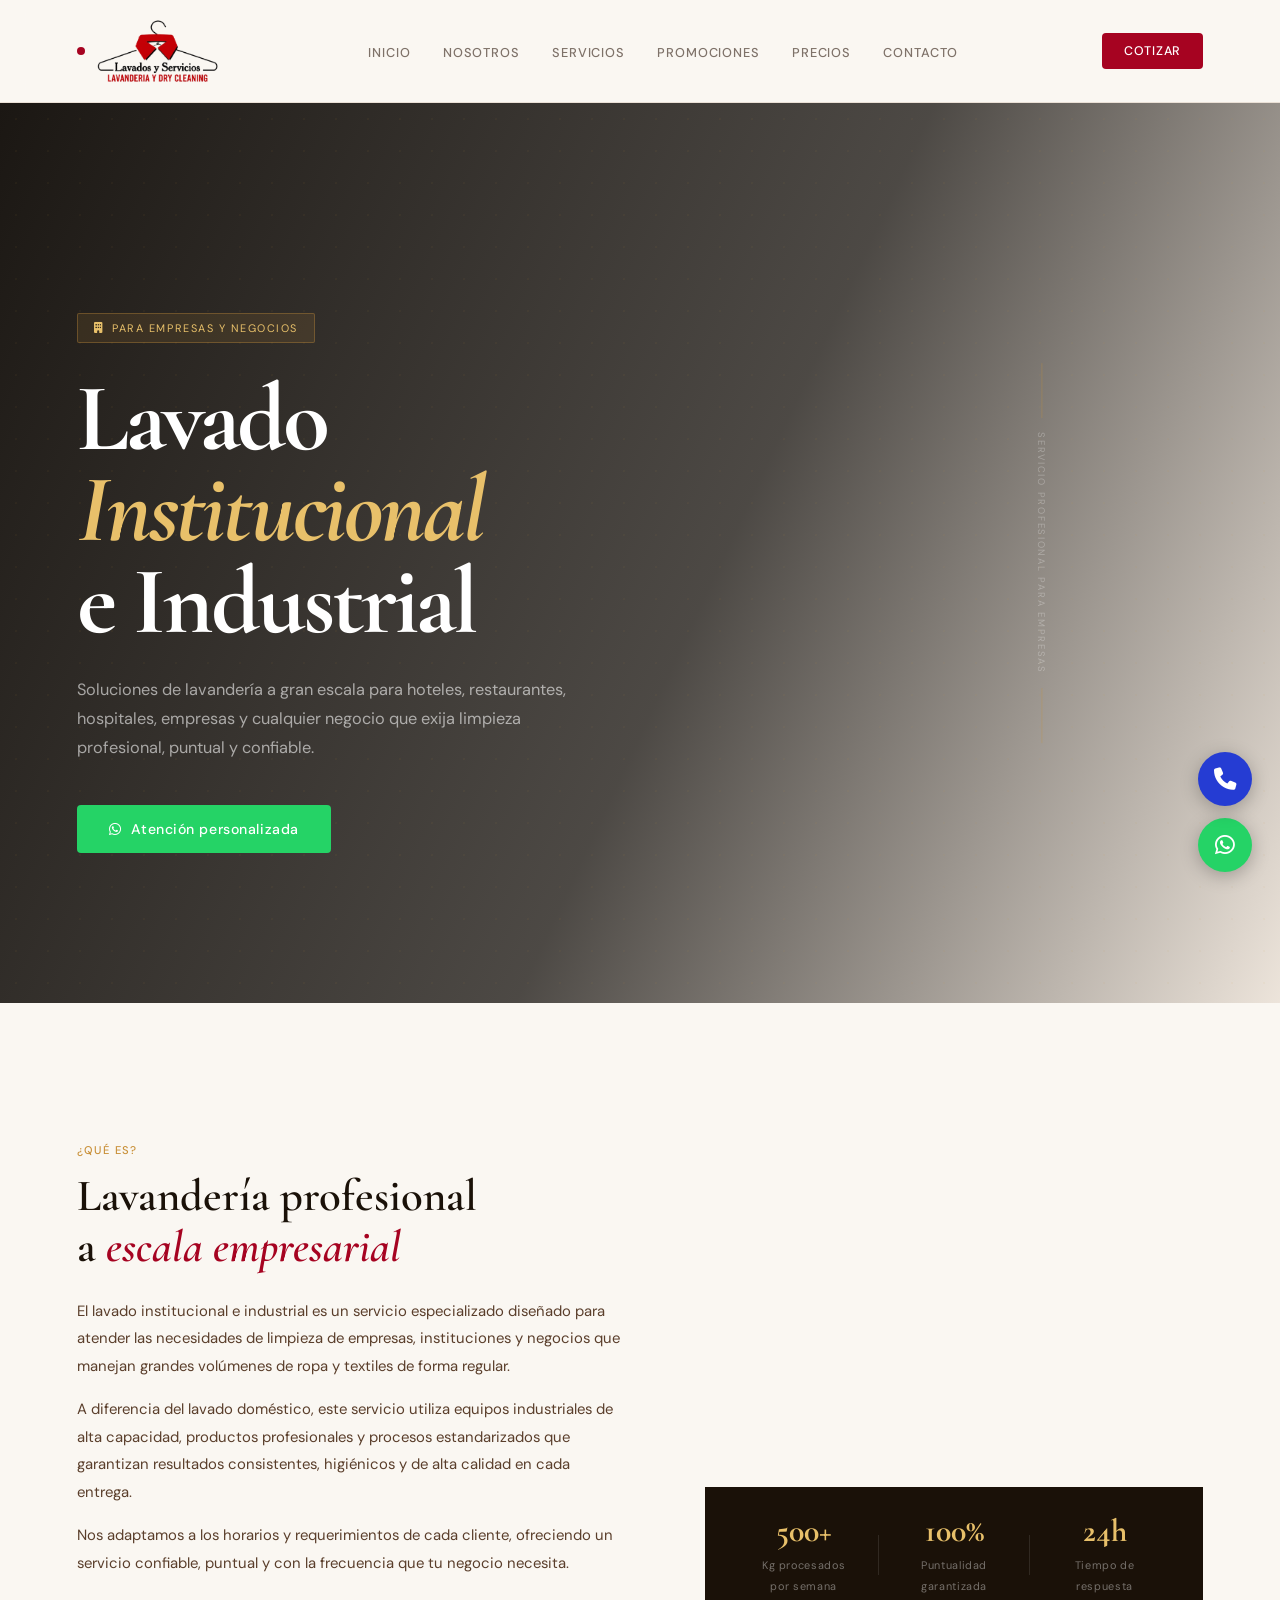
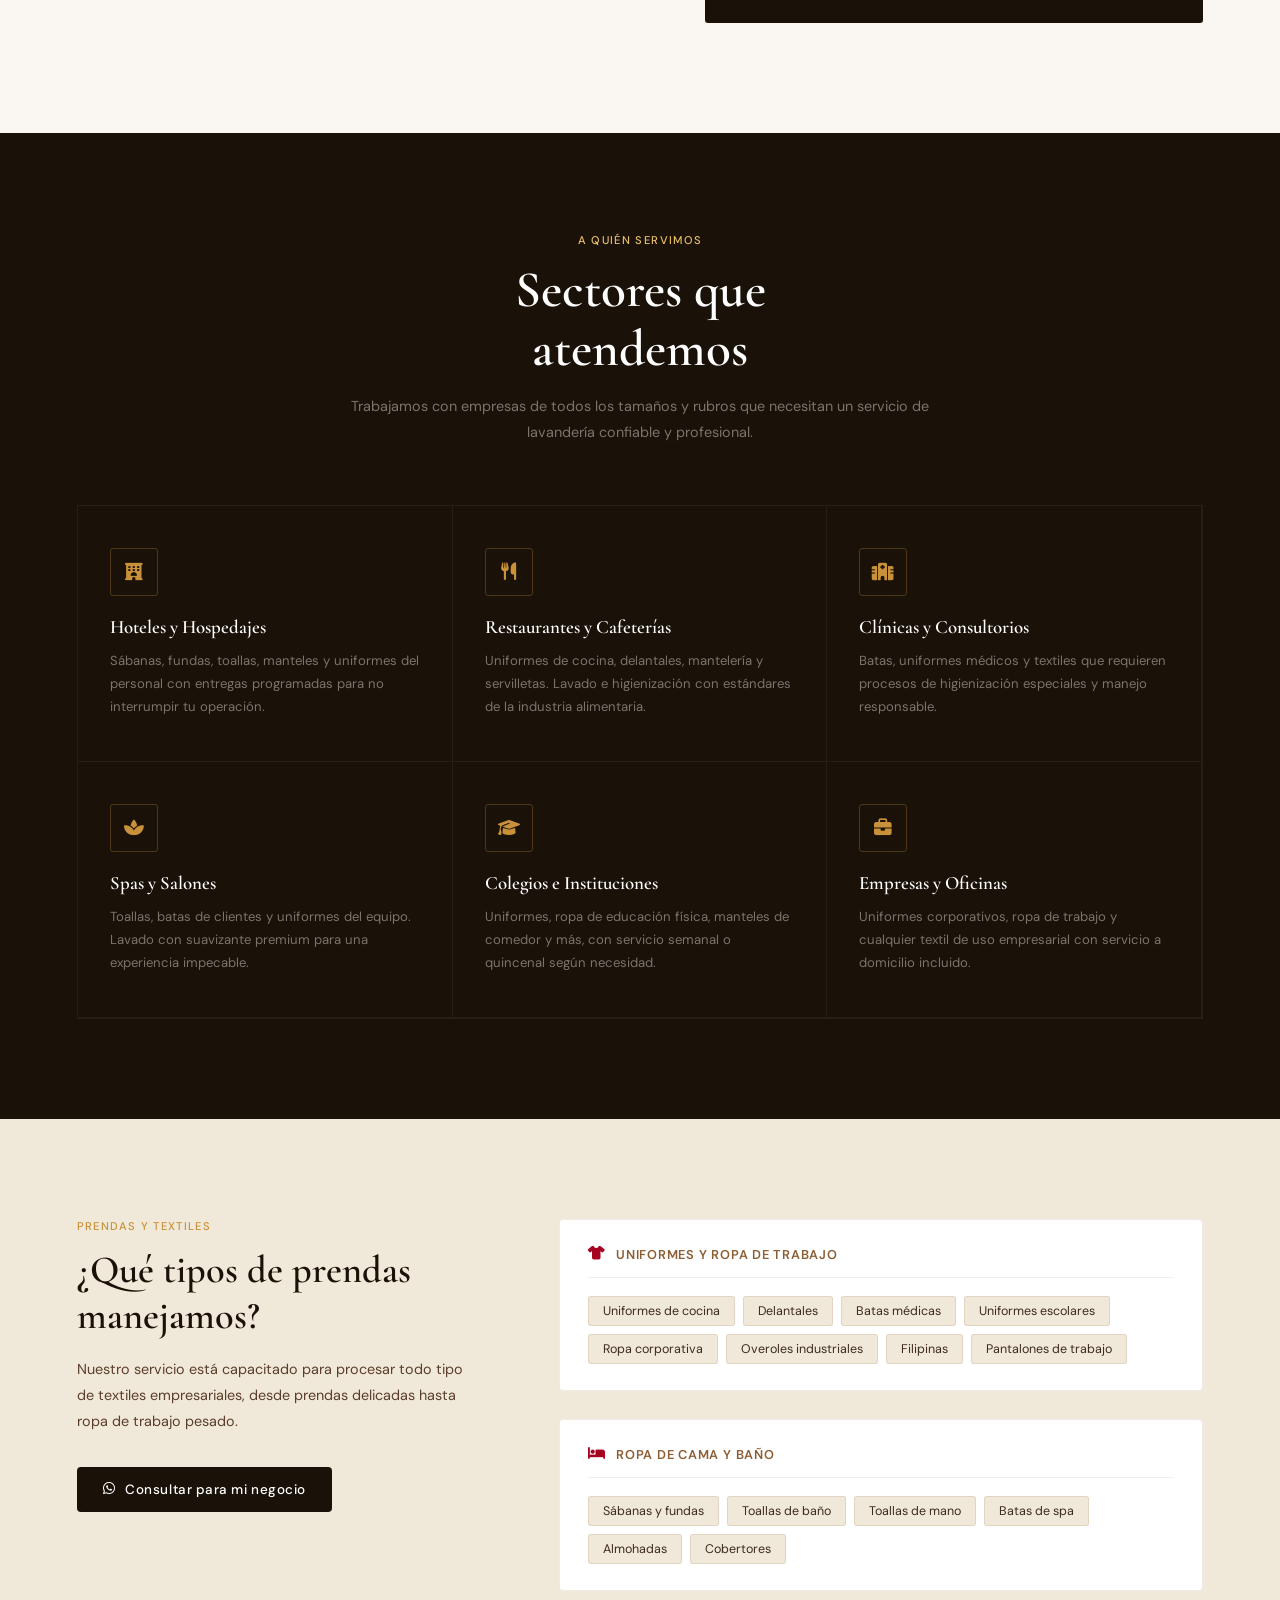
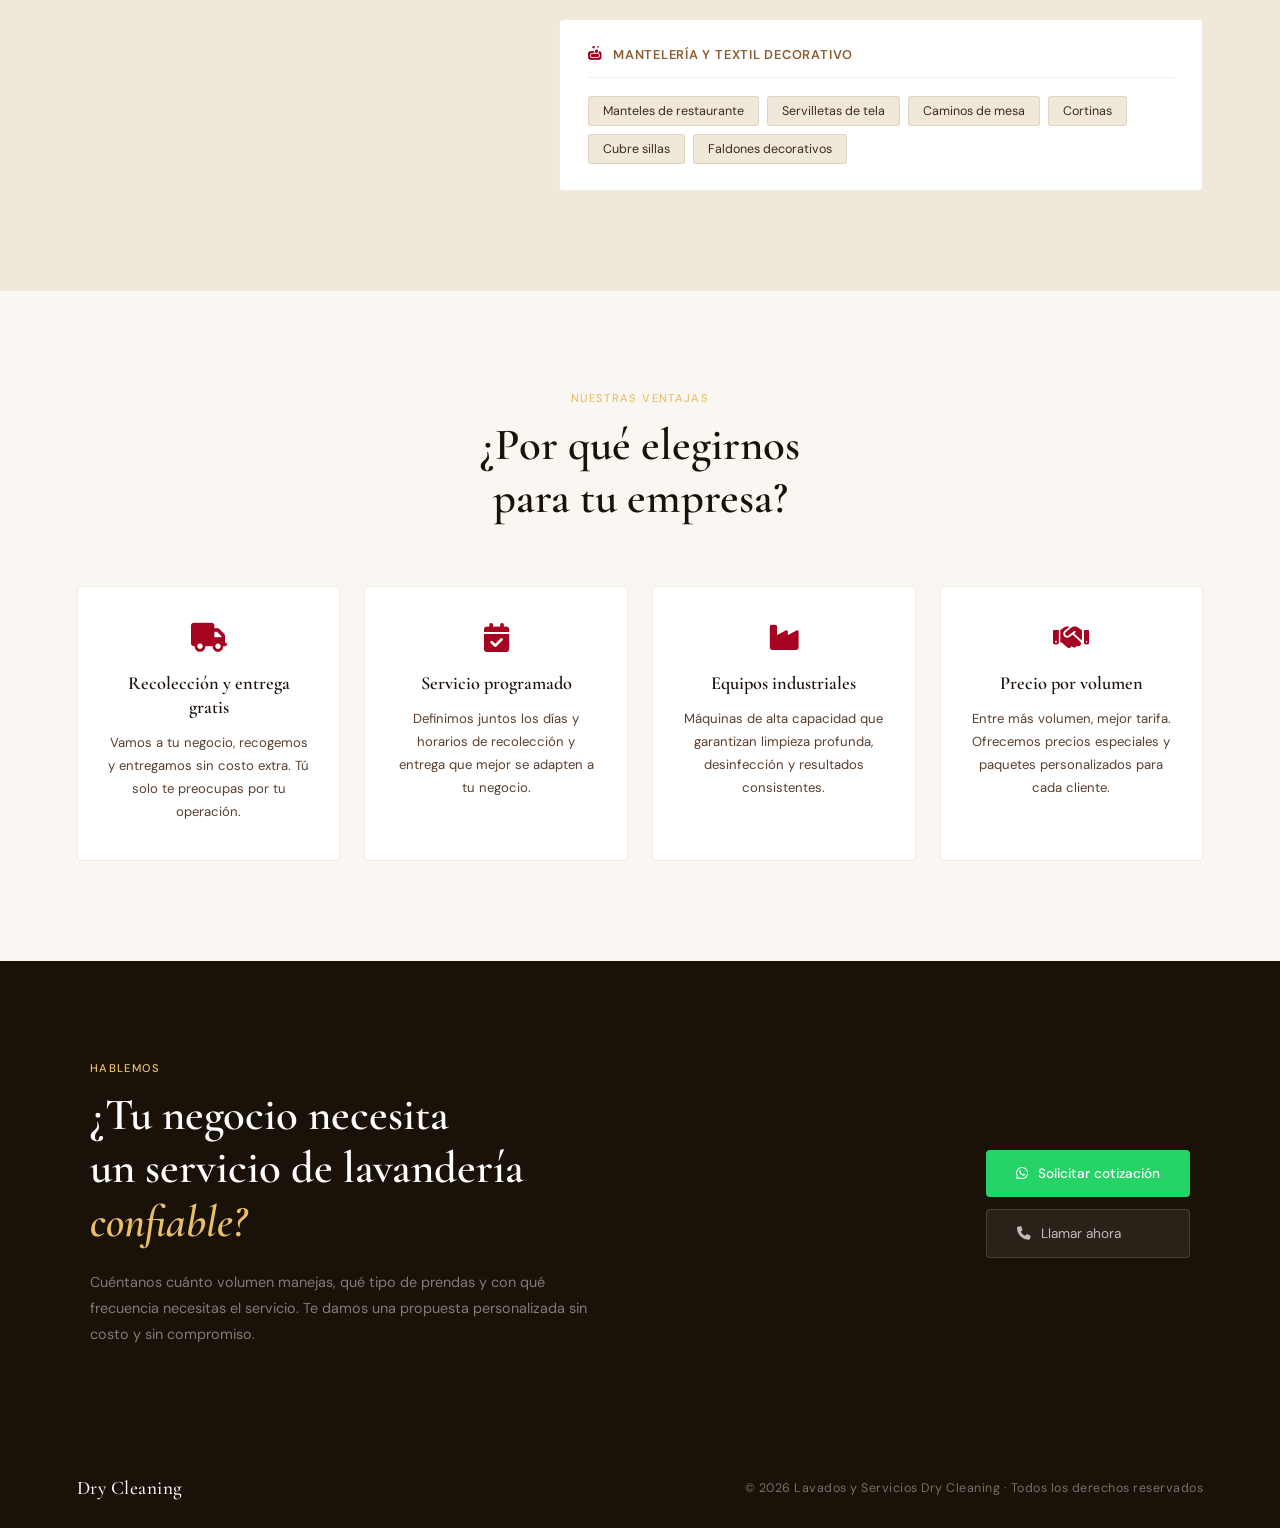
<file: lavado.html>
<!DOCTYPE html>
<html lang="es">
<head>
    <meta charset="UTF-8">
    <meta name="viewport" content="width=device-width, initial-scale=1.0">
    <title>Lavado Institucional e Industrial | Lavados y Servicios Dry Cleaning</title>

    <link rel="stylesheet" href="style.css">

    <link rel="preconnect" href="https://fonts.googleapis.com">
    <link rel="preconnect" href="https://fonts.gstatic.com" crossorigin>
    <link href="https://fonts.googleapis.com/css2?family=Cormorant+Garamond:ital,wght@0,400;0,500;0,600;0,700;1,400;1,600&family=DM+Sans:wght@300;400;500&display=swap" rel="stylesheet">
    <link rel="stylesheet" href="https://cdnjs.cloudflare.com/ajax/libs/font-awesome/6.5.2/css/all.min.css">
</head>
<body class="lav-body">

    <!-- NAVBAR -->
    <header>
        <nav class="navbar">
            <div class="logo">
                <div class="logo-dot"></div>
                <img src="img/logo2.png" alt="Logo Dry Cleaning">
            </div>
            <div class="menu-toggle"><i class="fa-solid fa-bars"></i></div>
            <ul class="nav-links">
                <li><a href="index.html">Inicio</a></li>
                <li><a href="index.html#nosotros">Nosotros</a></li>
                <li><a href="index.html#servicios">Servicios</a></li>
                <li><a href="promociones.html">Promociones</a></li>
                <li><a href="precios.html">Precios</a></li>
                <li><a href="index.html#contacto">Contacto</a></li>
            </ul>
            <a href="index.html#contacto" class="btn-nav">Cotizar</a>
        </nav>
    </header>

    <!-- HERO -->
    <section class="lav-hero">
        <div class="lav-hero-bg"></div>
        <div class="lav-hero-overlay"></div>
        <div class="lav-hero-content">
            <div class="lav-hero-badge">
                <i class="fa-solid fa-building"></i> Para empresas y negocios
            </div>
            <h1>Lavado<br><em>Institucional</em><br>e Industrial</h1>
            <p>Soluciones de lavandería a gran escala para hoteles, restaurantes, hospitales, empresas y cualquier negocio que exija limpieza profesional, puntual y confiable.</p>
            <a href="https://wa.me/50247481835" class="lav-btn-wa">
                <i class="fa-brands fa-whatsapp"></i> Atención personalizada
            </a>
        </div>
        <div class="lav-hero-side">
            <div class="lav-side-line"></div>
            <span class="lav-side-text">Servicio profesional para empresas</span>
            <div class="lav-side-line"></div>
        </div>
    </section>

    <!-- QUÉ ES -->
    <section class="lav-what">
        <div class="lav-what-inner">
            <div class="lav-what-text">
                <div class="section-label">¿Qué es?</div>
                <h2>Lavandería profesional<br>a <em>escala empresarial</em></h2>
                <p>El lavado institucional e industrial es un servicio especializado diseñado para atender las necesidades de limpieza de empresas, instituciones y negocios que manejan grandes volúmenes de ropa y textiles de forma regular.</p>
                <p>A diferencia del lavado doméstico, este servicio utiliza equipos industriales de alta capacidad, productos profesionales y procesos estandarizados que garantizan resultados consistentes, higiénicos y de alta calidad en cada entrega.</p>
                <p>Nos adaptamos a los horarios y requerimientos de cada cliente, ofreciendo un servicio confiable, puntual y con la frecuencia que tu negocio necesita.</p>
            </div>
            <div class="lav-what-visual">
                <div class="lav-what-img"></div>
                <div class="lav-what-stats">
                    <div class="lav-stat">
                        <span class="lav-stat-num">500+</span>
                        <span class="lav-stat-label">Kg procesados<br>por semana</span>
                    </div>
                    <div class="lav-stat-div"></div>
                    <div class="lav-stat">
                        <span class="lav-stat-num">100%</span>
                        <span class="lav-stat-label">Puntualidad<br>garantizada</span>
                    </div>
                    <div class="lav-stat-div"></div>
                    <div class="lav-stat">
                        <span class="lav-stat-num">24h</span>
                        <span class="lav-stat-label">Tiempo de<br>respuesta</span>
                    </div>
                </div>
            </div>
        </div>
    </section>

    <!-- SECTORES QUE ATENDEMOS -->
    <section class="lav-sectors">
        <div class="lav-sectors-header">
            <div class="section-label light">A quién servimos</div>
            <h2>Sectores que<br>atendemos</h2>
            <p>Trabajamos con empresas de todos los tamaños y rubros que necesitan un servicio de lavandería confiable y profesional.</p>
        </div>
        <div class="lav-sectors-grid">

            <div class="lav-sector-card" data-delay="0">
                <div class="lav-sector-icon"><i class="fa-solid fa-hotel"></i></div>
                <h3>Hoteles y Hospedajes</h3>
                <p>Sábanas, fundas, toallas, manteles y uniformes del personal con entregas programadas para no interrumpir tu operación.</p>
            </div>

            <div class="lav-sector-card" data-delay="100">
                <div class="lav-sector-icon"><i class="fa-solid fa-utensils"></i></div>
                <h3>Restaurantes y Cafeterías</h3>
                <p>Uniformes de cocina, delantales, mantelería y servilletas. Lavado e higienización con estándares de la industria alimentaria.</p>
            </div>

            <div class="lav-sector-card" data-delay="200">
                <div class="lav-sector-icon"><i class="fa-solid fa-hospital"></i></div>
                <h3>Clínicas y Consultorios</h3>
                <p>Batas, uniformes médicos y textiles que requieren procesos de higienización especiales y manejo responsable.</p>
            </div>

            <div class="lav-sector-card" data-delay="300">
                <div class="lav-sector-icon"><i class="fa-solid fa-spa"></i></div>
                <h3>Spas y Salones</h3>
                <p>Toallas, batas de clientes y uniformes del equipo. Lavado con suavizante premium para una experiencia impecable.</p>
            </div>

            <div class="lav-sector-card" data-delay="400">
                <div class="lav-sector-icon"><i class="fa-solid fa-graduation-cap"></i></div>
                <h3>Colegios e Instituciones</h3>
                <p>Uniformes, ropa de educación física, manteles de comedor y más, con servicio semanal o quincenal según necesidad.</p>
            </div>

            <div class="lav-sector-card" data-delay="500">
                <div class="lav-sector-icon"><i class="fa-solid fa-briefcase"></i></div>
                <h3>Empresas y Oficinas</h3>
                <p>Uniformes corporativos, ropa de trabajo y cualquier textil de uso empresarial con servicio a domicilio incluido.</p>
            </div>

        </div>
    </section>

    <!-- PRENDAS QUE MANEJAMOS -->
    <section class="lav-garments">
        <div class="lav-garments-inner">
            <div class="lav-garments-left">
                <div class="section-label">Prendas y textiles</div>
                <h2>¿Qué tipos de prendas<br>manejamos?</h2>
                <p>Nuestro servicio está capacitado para procesar todo tipo de textiles empresariales, desde prendas delicadas hasta ropa de trabajo pesado.</p>
                <a href="https://wa.me/50247481835" class="lav-btn-consult">
                    <i class="fa-brands fa-whatsapp"></i>
                    Consultar para mi negocio
                </a>
            </div>
            <div class="lav-garments-right">
                <div class="lav-garment-group">
                    <div class="lav-garment-group-title">
                        <i class="fa-solid fa-shirt"></i> Uniformes y ropa de trabajo
                    </div>
                    <div class="lav-garment-tags">
                        <span>Uniformes de cocina</span>
                        <span>Delantales</span>
                        <span>Batas médicas</span>
                        <span>Uniformes escolares</span>
                        <span>Ropa corporativa</span>
                        <span>Overoles industriales</span>
                        <span>Filipinas</span>
                        <span>Pantalones de trabajo</span>
                    </div>
                </div>
                <div class="lav-garment-group">
                    <div class="lav-garment-group-title">
                        <i class="fa-solid fa-bed"></i> Ropa de cama y baño
                    </div>
                    <div class="lav-garment-tags">
                        <span>Sábanas y fundas</span>
                        <span>Toallas de baño</span>
                        <span>Toallas de mano</span>
                        <span>Batas de spa</span>
                        <span>Almohadas</span>
                        <span>Cobertores</span>
                    </div>
                </div>
                <div class="lav-garment-group">
                    <div class="lav-garment-group-title">
                        <i class="fa-solid fa-soap"></i> Mantelería y textil decorativo
                    </div>
                    <div class="lav-garment-tags">
                        <span>Manteles de restaurante</span>
                        <span>Servilletas de tela</span>
                        <span>Caminos de mesa</span>
                        <span>Cortinas</span>
                        <span>Cubre sillas</span>
                        <span>Faldones decorativos</span>
                    </div>
                </div>
            </div>
        </div>
    </section>

    <!-- POR QUÉ ELEGIRNOS -->
    <section class="lav-why">
        <div class="lav-why-header">
            <div class="section-label light">Nuestras ventajas</div>
            <h2>¿Por qué elegirnos<br>para tu empresa?</h2>
        </div>
        <div class="lav-why-grid">
            <div class="lav-why-item" data-delay="0">
                <i class="fa-solid fa-truck"></i>
                <h3>Recolección y entrega gratis</h3>
                <p>Vamos a tu negocio, recogemos y entregamos sin costo extra. Tú solo te preocupas por tu operación.</p>
            </div>
            <div class="lav-why-item" data-delay="100">
                <i class="fa-solid fa-calendar-check"></i>
                <h3>Servicio programado</h3>
                <p>Definimos juntos los días y horarios de recolección y entrega que mejor se adapten a tu negocio.</p>
            </div>
            <div class="lav-why-item" data-delay="200">
                <i class="fa-solid fa-industry"></i>
                <h3>Equipos industriales</h3>
                <p>Máquinas de alta capacidad que garantizan limpieza profunda, desinfección y resultados consistentes.</p>
            </div>
            <div class="lav-why-item" data-delay="300">
                <i class="fa-solid fa-handshake"></i>
                <h3>Precio por volumen</h3>
                <p>Entre más volumen, mejor tarifa. Ofrecemos precios especiales y paquetes personalizados para cada cliente.</p>
            </div>
        </div>
    </section>

    <!-- CTA FINAL -->
    <section class="lav-cta">
        <div class="lav-cta-inner">
            <div class="lav-cta-text">
                <div class="section-label light">Hablemos</div>
                <h2>¿Tu negocio necesita<br>un servicio de lavandería<br><em>confiable?</em></h2>
                <p>Cuéntanos cuánto volumen manejas, qué tipo de prendas y con qué frecuencia necesitas el servicio. Te damos una propuesta personalizada sin costo y sin compromiso.</p>
            </div>
            <div class="lav-cta-actions">
                <a href="https://wa.me/50247481835" class="lav-cta-wa">
                    <i class="fa-brands fa-whatsapp"></i>
                    Solicitar cotización
                </a>
                <a href="tel:+50223672867" class="lav-cta-call">
                    <i class="fa-solid fa-phone"></i>
                    Llamar ahora
                </a>
            </div>
        </div>
    </section>

    <!-- FOOTER -->
    <footer>
        <div class="footer-logo">Dry Cleaning</div>
        <p>© 2026 Lavados y Servicios Dry Cleaning · Todos los derechos reservados</p>
    </footer>

    <!-- FLOTANTES -->
    <a href="https://wa.me/50247481835" class="float-btn float-wa"><i class="fa-brands fa-whatsapp"></i></a>
    <a href="tel:+50223672867" class="float-btn float-call"><i class="fa-solid fa-phone"></i></a>

    <script src="scrip.js"></script>
</body>
</html>
</file>
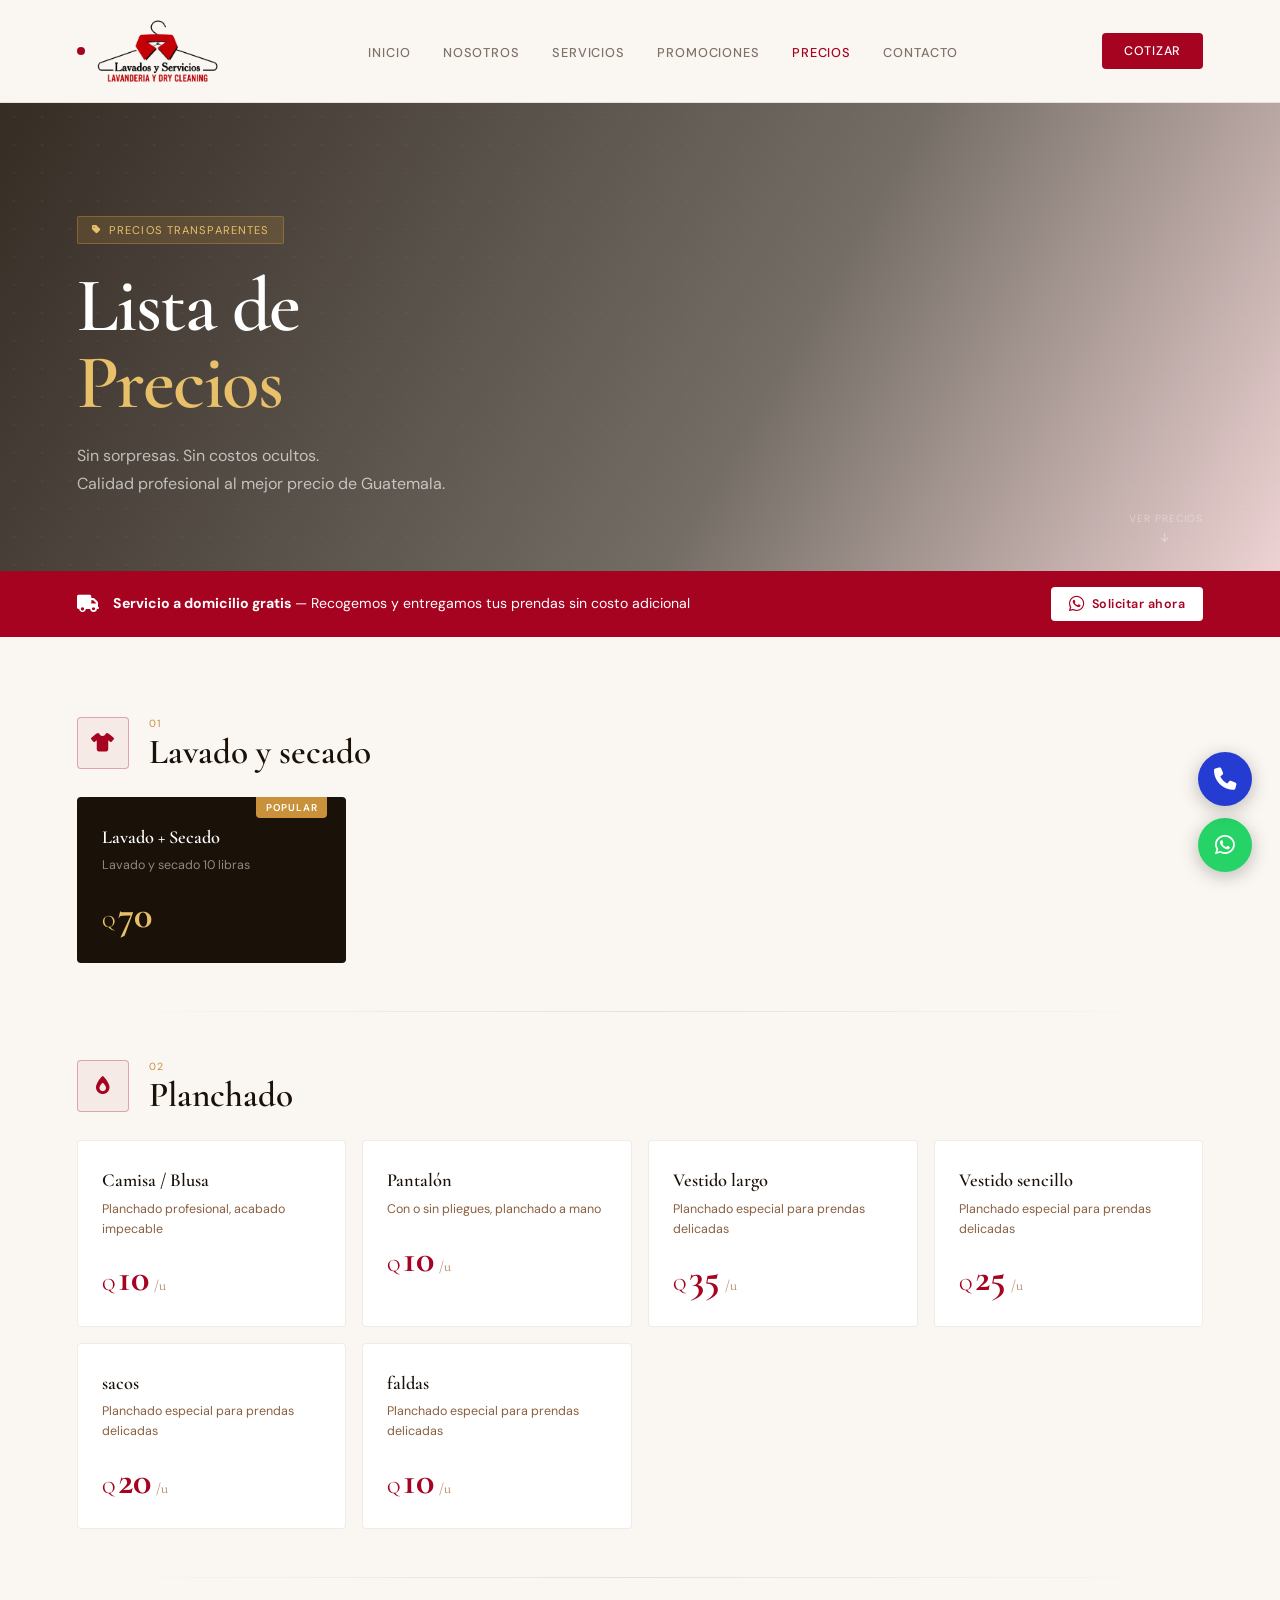
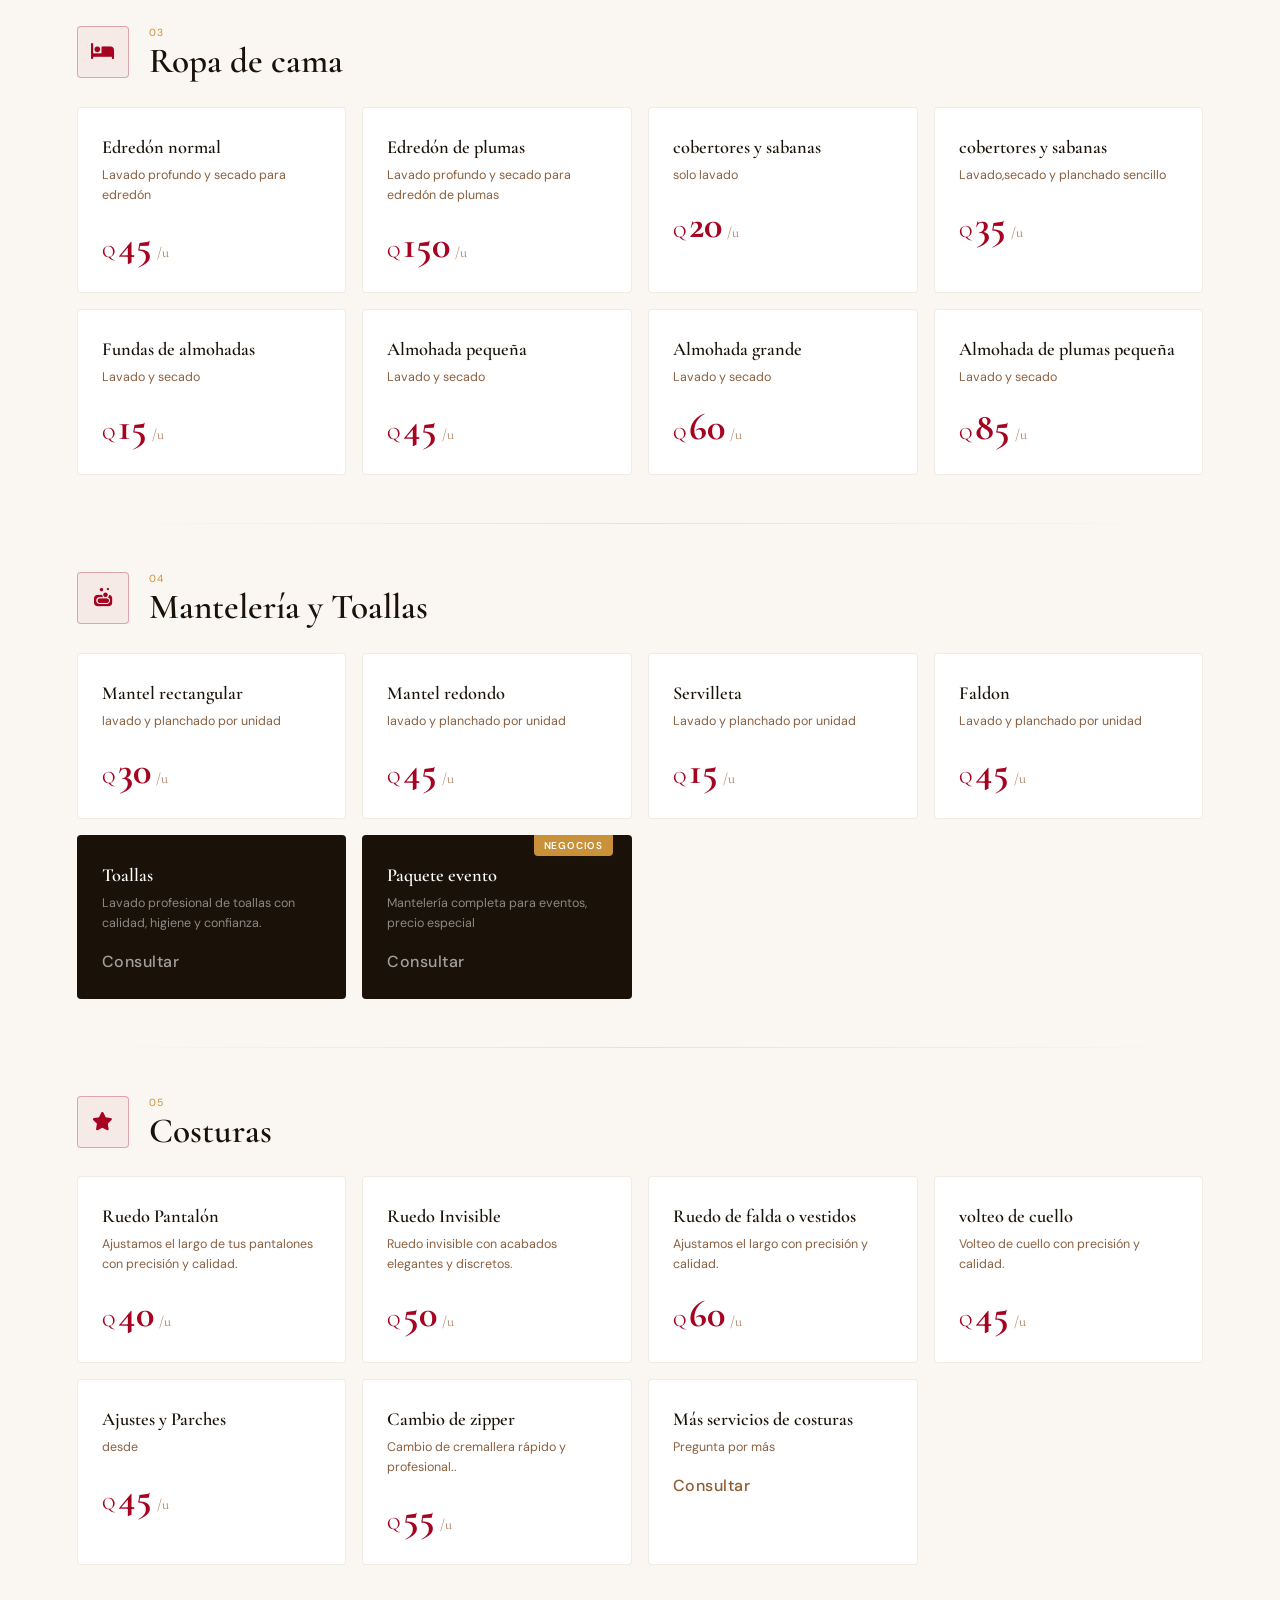
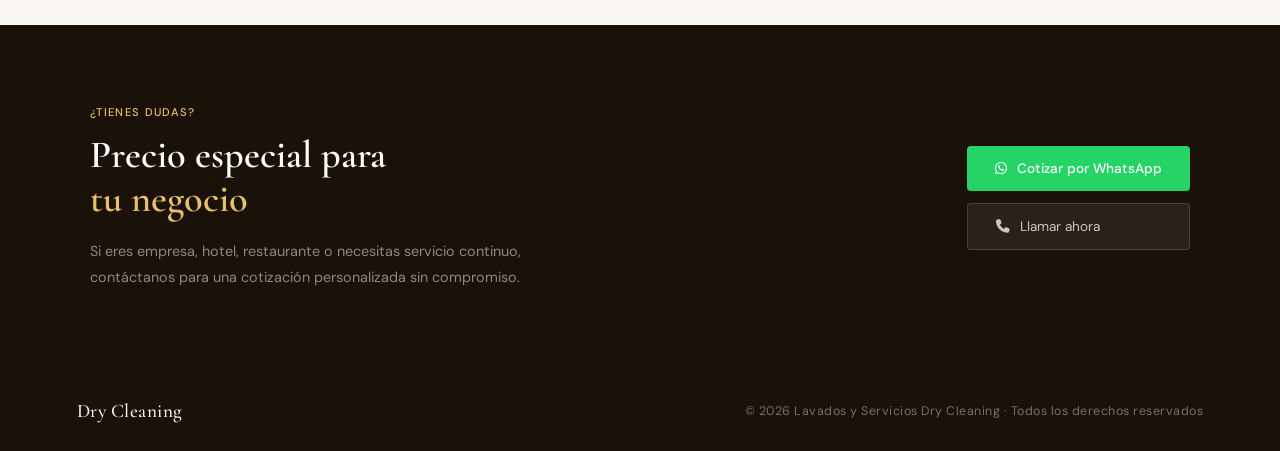
<file: precios.html>
<!DOCTYPE html>
<html lang="es">
<head>
    <meta charset="UTF-8">
    <meta name="viewport" content="width=device-width, initial-scale=1.0">
    <title>Precios | Lavados y Servicios Dry Cleaning</title>

    <link rel="stylesheet" href="style.css">

    <link rel="preconnect" href="https://fonts.googleapis.com">
    <link rel="preconnect" href="https://fonts.gstatic.com" crossorigin>
    <link href="https://fonts.googleapis.com/css2?family=Cormorant+Garamond:ital,wght@0,400;0,500;0,600;0,700;1,400&family=DM+Sans:wght@300;400;500&display=swap" rel="stylesheet">
    <link rel="stylesheet" href="https://cdnjs.cloudflare.com/ajax/libs/font-awesome/6.5.2/css/all.min.css">
</head>
<body class="prices-body">

    <!-- NAVBAR -->
    <header>
        <nav class="navbar">
            <div class="logo">
                <div class="logo-dot"></div>
                <img src="img/logo2.png" alt="Logo Dry Cleaning">
            </div>
            <div class="menu-toggle"><i class="fa-solid fa-bars"></i></div>
            <ul class="nav-links">
                <li><a href="index.html">Inicio</a></li>
                <li><a href="index.html#nosotros">Nosotros</a></li>
                <li><a href="index.html#servicios">Servicios</a></li>
                <li><a href="promociones.html">Promociones</a></li>
                <li><a href="precios.html" class="active">Precios</a></li>
                <li><a href="index.html#contacto">Contacto</a></li>
            </ul>
            <a href="index.html#contacto" class="btn-nav">Cotizar</a>
        </nav>
    </header>

    <!-- HERO DE PRECIOS -->
    <section class="prices-hero">
        <div class="prices-hero-bg"></div>
        <div class="prices-hero-content">
            <div class="hero-badge">
                <i class="fa-solid fa-tag"></i> Precios transparentes
            </div>
            <h1>Lista de<br><em>Precios</em></h1>
            <p>Sin sorpresas. Sin costos ocultos.<br>Calidad profesional al mejor precio de Guatemala.</p>
        </div>
        <div class="prices-hero-scroll">
            <span>Ver precios</span>
            <i class="fa-solid fa-arrow-down"></i>
        </div>
    </section>

    <!-- NOTA DOMICILIO -->
    <div class="free-delivery-bar">
        <i class="fa-solid fa-truck"></i>
        <span><strong>Servicio a domicilio gratis</strong> — Recogemos y entregamos tus prendas sin costo adicional</span>
        <a href="https://wa.me/50247481835" class="free-delivery-cta">
            <i class="fa-brands fa-whatsapp"></i> Solicitar ahora
        </a>
    </div>

    <!-- PRECIOS MAIN -->
    <main class="prices-main">
        <!-- CATEGORÍA: LAVADO -->
        <div class="price-category" id="lavado y secado">
            <div class="category-header">
                <div class="category-icon"><i class="fa-solid fa-shirt"></i></div>
                <div>
                    <div class="category-label">01</div>
                    <h2>Lavado y secado</h2>
                </div>
            </div>
            <div class="price-cards">
                <div class="price-card featured">
                    <div class="price-card-badge">Popular</div>
                    <div class="price-card-name">Lavado + Secado</div>
                    <div class="price-card-desc">Lavado y secado 10 libras</div>
                    <div class="price-card-price"><span class="currency">Q</span>70<span class="unit"></span></div>
                </div>
            </div>
        </div>

        <div class="price-divider"></div>

        <!-- CATEGORÍA: PLANCHADO -->
        <div class="price-category" id="planchado">
            <div class="category-header">
                <div class="category-icon"><i class="fa-solid fa-fire-flame-simple"></i></div>
                <div>
                    <div class="category-label">02</div>
                    <h2>Planchado</h2>
                </div>
            </div>
            <div class="price-cards">
                <div class="price-card">
                    <div class="price-card-name">Camisa / Blusa</div>
                    <div class="price-card-desc">Planchado profesional, acabado impecable</div>
                    <div class="price-card-price"><span class="currency">Q</span>10<span class="unit">/u</span></div>
                </div>
                <div class="price-card">
                    <div class="price-card-name">Pantalón</div>
                    <div class="price-card-desc">Con o sin pliegues, planchado a mano</div>
                    <div class="price-card-price"><span class="currency">Q</span>10<span class="unit">/u</span></div>
                </div>
                <div class="price-card">
                    <div class="price-card-name">Vestido largo</div>
                    <div class="price-card-desc">Planchado especial para prendas delicadas</div>
                    <div class="price-card-price"><span class="currency">Q</span>35<span class="unit">/u</span></div>
                </div>
                <div class="price-card">
                    <div class="price-card-name">Vestido sencillo</div>
                    <div class="price-card-desc">Planchado especial para prendas delicadas</div>
                    <div class="price-card-price"><span class="currency">Q</span>25<span class="unit">/u</span></div>
                </div>
                <div class="price-card">
                    <div class="price-card-name">sacos</div>
                    <div class="price-card-desc">Planchado especial para prendas delicadas</div>
                    <div class="price-card-price"><span class="currency">Q</span>20<span class="unit">/u</span></div>
                </div>
               <div class="price-card">
                    <div class="price-card-name">faldas</div>
                    <div class="price-card-desc">Planchado especial para prendas delicadas</div>
                    <div class="price-card-price"><span class="currency">Q</span>10<span class="unit">/u</span></div>
                </div>
            </div>
        </div>

        <div class="price-divider"></div>

        <!-- CATEGORÍA: PRENDAS ESPECIALES -->
        <div class="price-category" id="especiales">
            <div class="category-header">
                <div class="category-icon"><i class="fa-solid fa-bed"></i></div>
                <div>
                    <div class="category-label">03</div>
                    <h2>Ropa de cama</h2>
                </div>
            </div>
            <div class="price-cards">
                <div class="price-card">
                    <div class="price-card-name">Edredón normal</div>
                    <div class="price-card-desc">Lavado profundo y secado para edredón</div>
                    <div class="price-card-price"><span class="currency">Q</span>45<span class="unit">/u</span></div>
                </div>
                <div class="price-card">
                    <div class="price-card-name">Edredón de plumas</div>
                    <div class="price-card-desc">Lavado profundo y secado para edredón de plumas</div>
                    <div class="price-card-price"><span class="currency">Q</span>150<span class="unit">/u</span></div>
                </div>
                <div class="price-card">
                    <div class="price-card-name">cobertores y sabanas</div>
                    <div class="price-card-desc">solo lavado</div>
                    <div class="price-card-price"><span class="currency">Q</span>20<span class="unit">/u</span></div>
                </div>
                <div class="price-card">
                    <div class="price-card-name">cobertores y sabanas</div>
                    <div class="price-card-desc">Lavado,secado y planchado sencillo</div>
                    <div class="price-card-price"><span class="currency">Q</span>35<span class="unit">/u</span></div>
                </div>
                <div class="price-card">
                    <div class="price-card-name">Fundas de almohadas</div>
                    <div class="price-card-desc">Lavado y secado</div>
                    <div class="price-card-price"><span class="currency">Q</span>15<span class="unit">/u</span></div>
                </div>
                <div class="price-card">
                    <div class="price-card-name">Almohada pequeña</div>
                    <div class="price-card-desc">Lavado y secado</div>
                    <div class="price-card-price"><span class="currency">Q</span>45<span class="unit">/u</span></div>
                </div>
                <div class="price-card">
                    <div class="price-card-name">Almohada grande</div>
                    <div class="price-card-desc">Lavado y secado</div>
                    <div class="price-card-price"><span class="currency">Q</span>60<span class="unit">/u</span></div>
                </div>
                <div class="price-card">
                    <div class="price-card-name">Almohada de plumas pequeña</div>
                    <div class="price-card-desc">Lavado y secado</div>
                    <div class="price-card-price"><span class="currency">Q</span>85<span class="unit">/u</span></div>
                </div>
            </div>
        </div>

        <div class="price-divider"></div>

        <!-- CATEGORÍA: MANTELERÍA -->
        <div class="price-category" id="manteleria">
            <div class="category-header">
                <div class="category-icon"><i class="fa-solid fa-soap"></i></div>
                <div>
                    <div class="category-label">04</div>
                    <h2>Mantelería y Toallas</h2>
                </div>
            </div>
            <div class="price-cards">
                <div class="price-card">
                    <div class="price-card-name">Mantel rectangular</div>
                    <div class="price-card-desc">lavado y planchado por unidad</div>
                    <div class="price-card-price"><span class="currency">Q</span>30<span class="unit">/u</span></div>
                </div>
                <div class="price-card">
                    <div class="price-card-name">Mantel redondo</div>
                    <div class="price-card-desc">lavado y planchado por unidad</div>
                    <div class="price-card-price"><span class="currency">Q</span>45<span class="unit">/u</span></div>
                </div>
                <div class="price-card">
                    <div class="price-card-name">Servilleta</div>
                    <div class="price-card-desc">Lavado y planchado por unidad</div>
                    <div class="price-card-price"><span class="currency">Q</span>15<span class="unit">/u</span></div>
                </div>
                <div class="price-card">
                    <div class="price-card-name">Faldon</div>
                    <div class="price-card-desc">Lavado y planchado por unidad</div>
                    <div class="price-card-price"><span class="currency">Q</span>45<span class="unit">/u</span></div>
                </div>
                 <div class="price-card featured">
                    <div class="price-card-name">Toallas</div>
                    <div class="price-card-desc">Lavado profesional de toallas con calidad, higiene y confianza.</div>
                    <div class="price-card-price price-consult">Consultar</div>
                </div>
                <div class="price-card featured">
                    <div class="price-card-badge">Negocios</div>
                    <div class="price-card-name">Paquete evento</div>
                    <div class="price-card-desc">Mantelería completa para eventos, precio especial</div>
                    <div class="price-card-price price-consult">Consultar</div>
                </div>
            </div>
        </div>

        <div class="price-divider"></div>

        <!-- CATEGORÍA: Costuras -->
        <div class="price-category" id="dry">
            <div class="category-header">
                <div class="category-icon"><i class="fa-solid fa-star"></i></div>
                <div>
                    <div class="category-label">05</div>
                    <h2>Costuras</h2>
                </div>
            </div>
            <div class="price-cards">
                <div class="price-card">
                    <div class="price-card-name">Ruedo Pantalón</div>
                    <div class="price-card-desc">Ajustamos el largo de tus pantalones con precisión y calidad.</div>
                    <div class="price-card-price"><span class="currency">Q</span>40<span class="unit">/u</span></div>
                </div>
                <div class="price-card">
                    <div class="price-card-name">Ruedo Invisible</div>
                    <div class="price-card-desc">Ruedo invisible con acabados elegantes y discretos.</div>
                    <div class="price-card-price"><span class="currency">Q</span>50<span class="unit">/u</span></div>
                </div>
                <div class="price-card">
                    <div class="price-card-name">Ruedo de falda o vestidos</div>
                    <div class="price-card-desc">Ajustamos el largo con precisión y calidad.</div>
                    <div class="price-card-price"><span class="currency">Q</span>60<span class="unit">/u</span></div>
                </div>
                <div class="price-card">
                    <div class="price-card-name">volteo de cuello</div>
                    <div class="price-card-desc">Volteo de cuello con precisión y calidad.</div>
                    <div class="price-card-price"><span class="currency">Q</span>45<span class="unit">/u</span></div>
                </div>
                <div class="price-card">
                    <div class="price-card-name">Ajustes y Parches</div>
                    <div class="price-card-desc">desde</div>
                    <div class="price-card-price"><span class="currency">Q</span>45<span class="unit">/u</span></div>
                </div>
                <div class="price-card">
                    <div class="price-card-name">Cambio de zipper</div>
                    <div class="price-card-desc">Cambio de cremallera rápido y profesional..</div>
                    <div class="price-card-price"><span class="currency">Q</span>55<span class="unit">/u</span></div>
                </div>
                <div class="price-card">
                    <div class="price-card-name">Más servicios de costuras</div>
                    <div class="price-card-desc">Pregunta por más</div>
                    <div class="price-card-price price-consult">Consultar</div>
                </div>
            </div>
        </div>

    </main>

    <!-- NOTA FINAL / CTA -->
    <section class="prices-cta">
        <div class="prices-cta-inner">
            <div class="prices-cta-text">
                <div class="section-label light">¿Tienes dudas?</div>
                <h2>Precio especial para<br><em>tu negocio</em></h2>
                <p>Si eres empresa, hotel, restaurante o necesitas servicio continuo, contáctanos para una cotización personalizada sin compromiso.</p>
            </div>
            <div class="prices-cta-actions">
                <a href="https://wa.me/50247481835" class="cta-btn-wa">
                    <i class="fa-brands fa-whatsapp"></i> Cotizar por WhatsApp
                </a>
                <a href="tel:+50223672867" class="cta-btn-call">
                    <i class="fa-solid fa-phone"></i> Llamar ahora
                </a>
            </div>
        </div>
    </section>

    <!-- FOOTER -->
    <footer>
        <div class="footer-logo">Dry Cleaning</div>
        <p>© 2026 Lavados y Servicios Dry Cleaning · Todos los derechos reservados</p>
    </footer>

    <!-- FLOTANTES -->
    <a href="https://wa.me/50247481835" class="float-btn float-wa" aria-label="WhatsApp">
        <i class="fa-brands fa-whatsapp"></i>
    </a>
    <a href="tel:+50223672867" class="float-btn float-call" aria-label="Llamar">
        <i class="fa-solid fa-phone"></i>
    </a>

    <script src="scrip.js"></script>
</body>
</html>
</file>
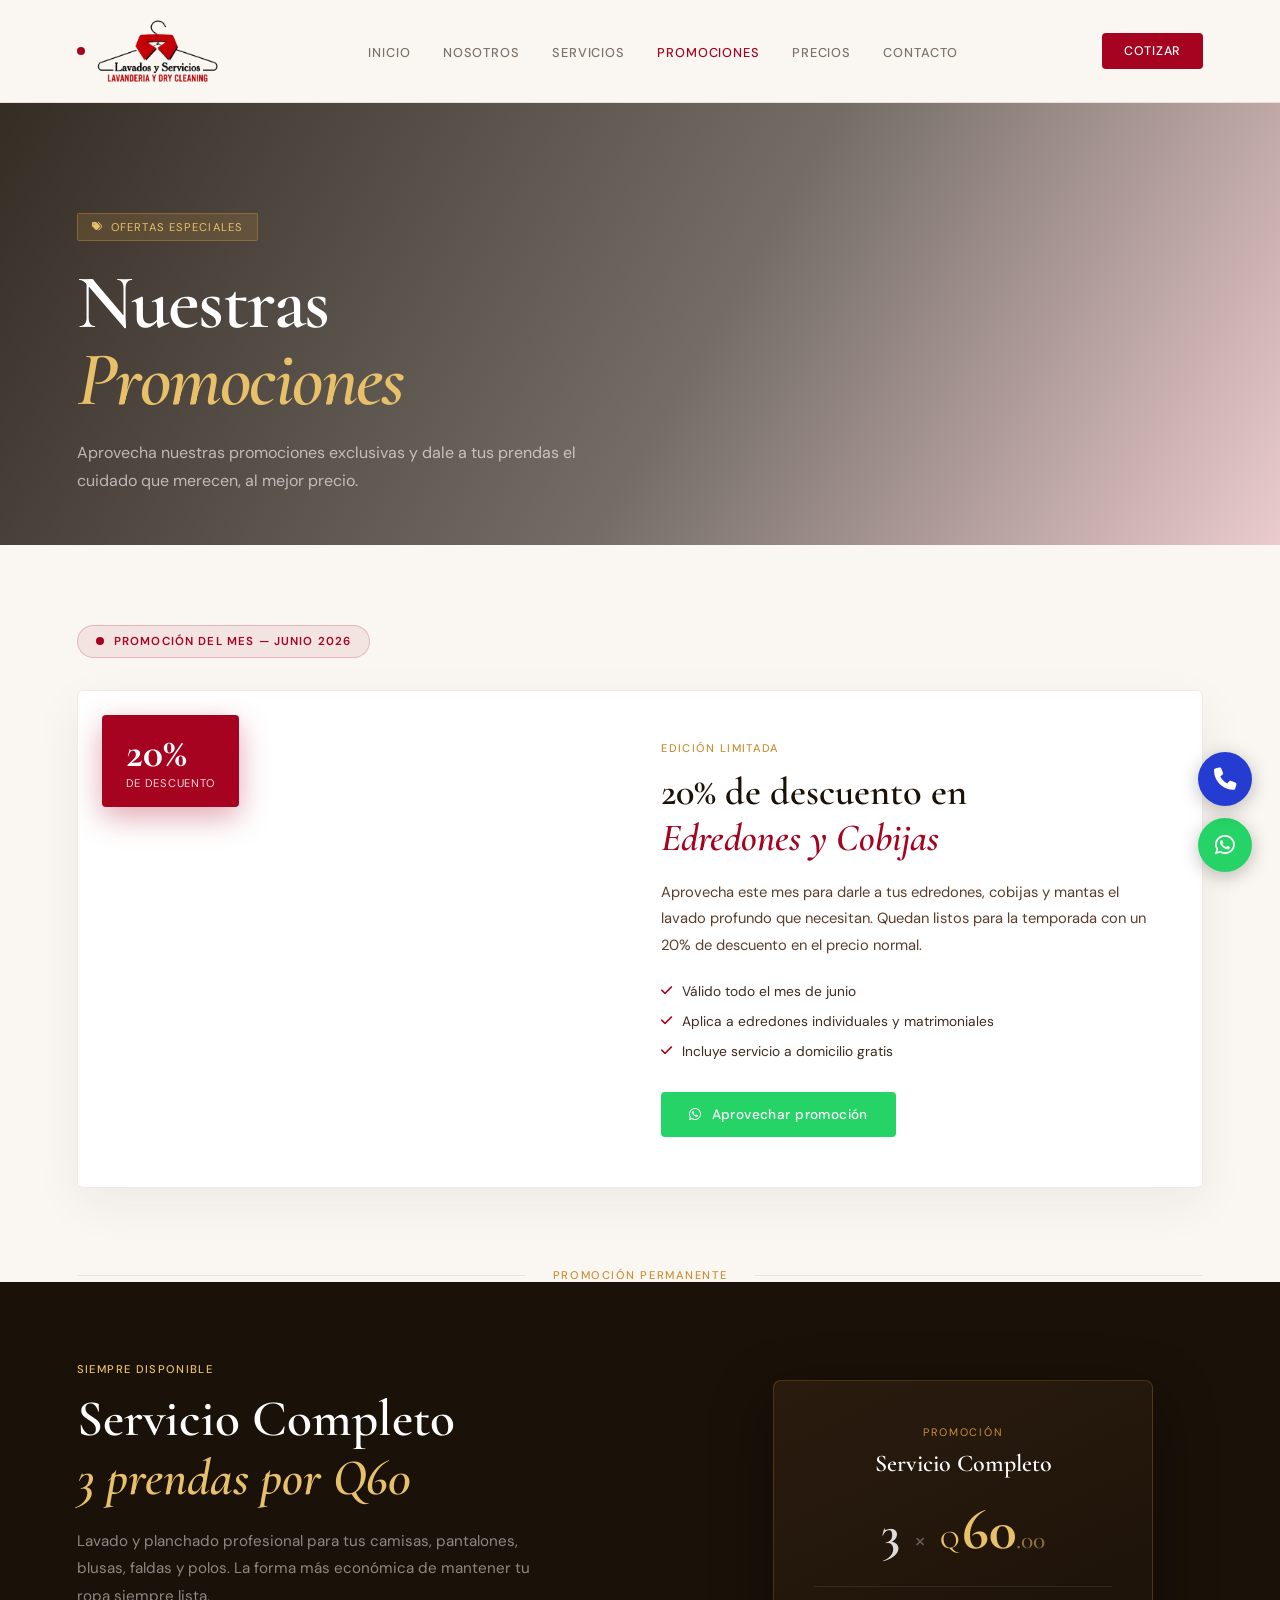
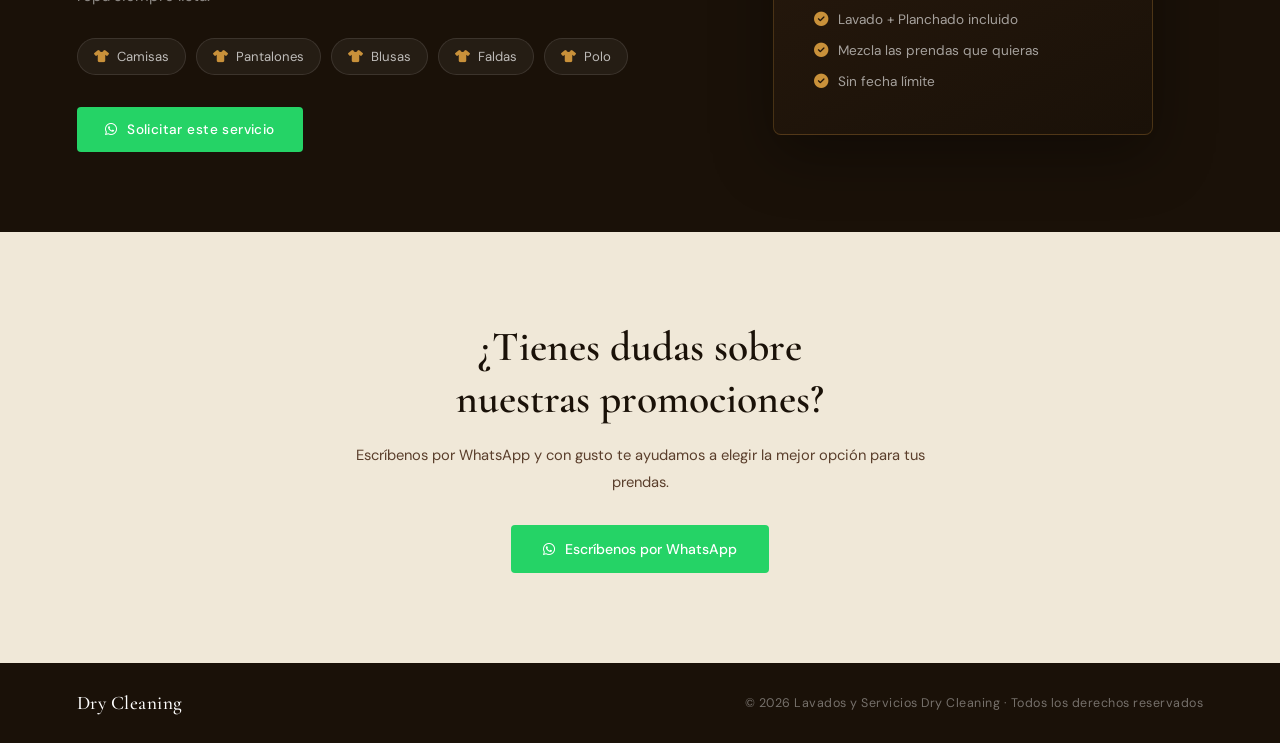
<file: promociones.html>
<!DOCTYPE html>
<html lang="es">
<head>
    <meta charset="UTF-8">
    <meta name="viewport" content="width=device-width, initial-scale=1.0">
    <title>Promociones | Lavados y Servicios Dry Cleaning</title>

    <link rel="stylesheet" href="style.css">

    <link rel="preconnect" href="https://fonts.googleapis.com">
    <link rel="preconnect" href="https://fonts.gstatic.com" crossorigin>
    <link href="https://fonts.googleapis.com/css2?family=Cormorant+Garamond:ital,wght@0,400;0,500;0,600;0,700;1,400;1,600&family=DM+Sans:wght@300;400;500&display=swap" rel="stylesheet">
    <link rel="stylesheet" href="https://cdnjs.cloudflare.com/ajax/libs/font-awesome/6.5.2/css/all.min.css">
</head>
<body class="promo-body">

    <!-- NAVBAR -->
    <header>
        <nav class="navbar">
            <div class="logo">
                <div class="logo-dot"></div>
                <img src="img/logo2.png" alt="Logo Dry Cleaning">
            </div>
            <div class="menu-toggle"><i class="fa-solid fa-bars"></i></div>
            <ul class="nav-links">
                <li><a href="index.html">Inicio</a></li>
                <li><a href="index.html#nosotros">Nosotros</a></li>
                <li><a href="index.html#servicios">Servicios</a></li>
                <li><a href="promociones.html" class="active">Promociones</a></li>
                <li><a href="precios.html">Precios</a></li>
                <li><a href="index.html#contacto">Contacto</a></li>
            </ul>
            <a href="index.html#contacto" class="btn-nav">Cotizar</a>
        </nav>
    </header>

    <!-- HERO -->
    <section class="promo-hero">
        <div class="promo-hero-bg"></div>
        <div class="promo-hero-content">
            <div class="hero-badge">
                <i class="fa-solid fa-tags"></i> Ofertas especiales
            </div>
            <h1>Nuestras<br><em>Promociones</em></h1>
            <p>Aprovecha nuestras promociones exclusivas y dale a tus prendas el cuidado que merecen, al mejor precio.</p>
        </div>
    </section>

    <!-- PROMO DEL MES -->
    <section class="promo-month">
        <div class="promo-month-inner">
            <div class="promo-month-badge">
                <span class="promo-pulse"></span>
                Promoción del mes — Junio 2026
            </div>

            <div class="promo-month-card">
                <div class="promo-month-visual">
                    <div class="promo-month-img"></div>
                    <div class="promo-discount-tag">
                        <span class="promo-discount-num">20%</span>
                        <span class="promo-discount-label">de descuento</span>
                    </div>
                </div>
                <div class="promo-month-content">
                    <div class="section-label">Edición limitada</div>
                    <h2>20% de descuento en<br><em>Edredones y Cobijas</em></h2>
                    <p>Aprovecha este mes para darle a tus edredones, cobijas y mantas el lavado profundo que necesitan. Quedan listos para la temporada con un 20% de descuento en el precio normal.</p>

                    <ul class="promo-month-details">
                        <li><i class="fa-solid fa-check"></i> Válido todo el mes de junio</li>
                        <li><i class="fa-solid fa-check"></i> Aplica a edredones individuales y matrimoniales</li>
                        <li><i class="fa-solid fa-check"></i> Incluye servicio a domicilio gratis</li>
                    </ul>

                    <a href="https://wa.me/50247481835" class="promo-btn-wa">
                        <i class="fa-brands fa-whatsapp"></i> Aprovechar promoción
                    </a>
                </div>
            </div>
        </div>
    </section>

    <!-- DIVIDER -->
    <div class="promo-divider">
        <span>Promoción permanente</span>
    </div>

    <!-- PROMO FIJA -->
    <section class="promo-fixed">
        <div class="promo-fixed-inner">

            <div class="promo-fixed-content">
                <div class="section-label light">Siempre disponible</div>
                <h2>Servicio Completo<br><em>3 prendas por Q60</em></h2>
                <p>Lavado y planchado profesional para tus camisas, pantalones, blusas, faldas y polos. La forma más económica de mantener tu ropa siempre lista.</p>

                <div class="promo-garments">
                    <div class="promo-garment-tag"><i class="fa-solid fa-shirt"></i> Camisas</div>
                    <div class="promo-garment-tag"><i class="fa-solid fa-shirt"></i> Pantalones</div>
                    <div class="promo-garment-tag"><i class="fa-solid fa-shirt"></i> Blusas</div>
                    <div class="promo-garment-tag"><i class="fa-solid fa-shirt"></i> Faldas</div>
                    <div class="promo-garment-tag"><i class="fa-solid fa-shirt"></i> Polo</div>
                </div>

                <a href="https://wa.me/50247481835" class="promo-btn-wa">
                    <i class="fa-brands fa-whatsapp"></i> Solicitar este servicio
                </a>
            </div>

            <div class="promo-fixed-price">
                <div class="promo-price-card">
                    <div class="promo-price-label">Promoción</div>
                    <div class="promo-price-title">Servicio Completo</div>
                    <div class="promo-price-amount">
                        <span class="promo-price-qty">3</span>
                        <span class="promo-price-x">×</span>
                        <span class="promo-price-value"><span class="promo-currency">Q</span>60<span class="promo-decimal">.00</span></span>
                    </div>
                    <div class="promo-price-divider"></div>
                    <div class="promo-price-includes">
                        <i class="fa-solid fa-circle-check"></i>
                        Lavado + Planchado incluido
                    </div>
                    <div class="promo-price-includes">
                        <i class="fa-solid fa-circle-check"></i>
                        Mezcla las prendas que quieras
                    </div>
                    <div class="promo-price-includes">
                        <i class="fa-solid fa-circle-check"></i>
                        Sin fecha límite
                    </div>
                </div>
            </div>

        </div>
    </section>

    <!-- CTA FINAL -->
    <section class="promo-cta">
        <div class="promo-cta-inner">
            <h2>¿Tienes dudas sobre<br>nuestras promociones?</h2>
            <p>Escríbenos por WhatsApp y con gusto te ayudamos a elegir la mejor opción para tus prendas.</p>
            <a href="https://wa.me/50247481835" class="promo-cta-btn">
                <i class="fa-brands fa-whatsapp"></i> Escríbenos por WhatsApp
            </a>
        </div>
    </section>

    <!-- FOOTER -->
    <footer>
        <div class="footer-logo">Dry Cleaning</div>
        <p>© 2026 Lavados y Servicios Dry Cleaning · Todos los derechos reservados</p>
    </footer>

    <!-- FLOTANTES -->
    <a href="https://wa.me/50247481835" class="float-btn float-wa"><i class="fa-brands fa-whatsapp"></i></a>
    <a href="tel:+50223672867" class="float-btn float-call"><i class="fa-solid fa-phone"></i></a>

    <script src="scrip.js"></script>
</body>
</html>
</file>
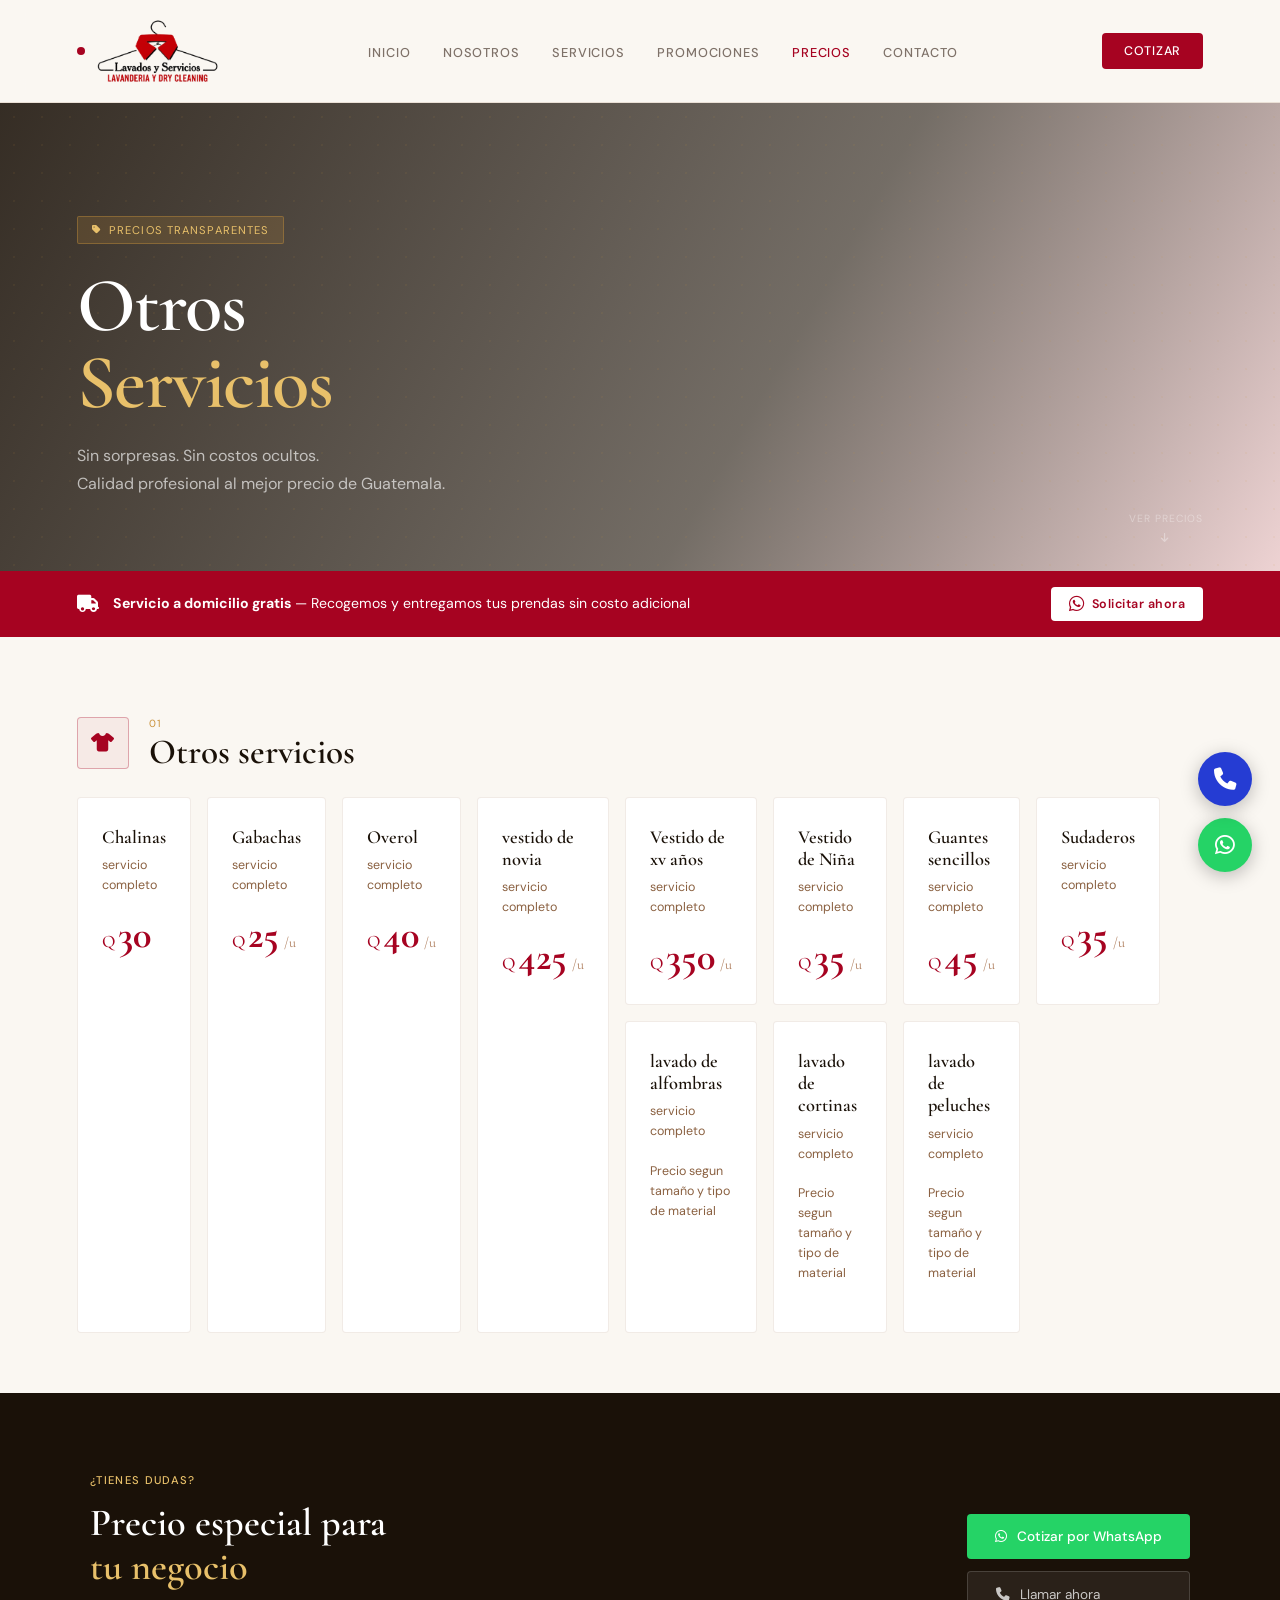
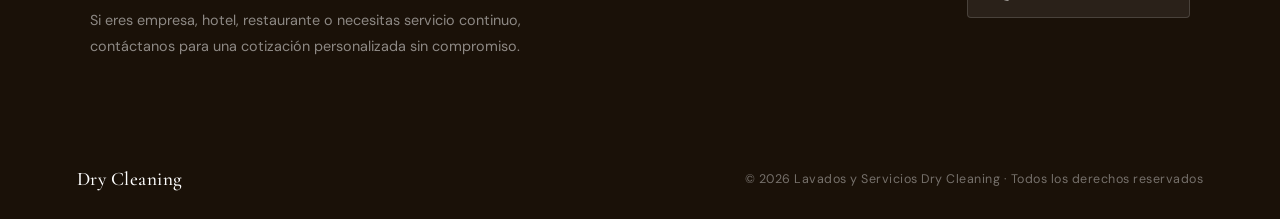
<file: servicios.html>
<!DOCTYPE html>
<html lang="es">
<head>
    <meta charset="UTF-8">
    <meta name="viewport" content="width=device-width, initial-scale=1.0">
    <title>Precios | Lavados y Servicios Dry Cleaning</title>

    <link rel="stylesheet" href="style.css">

    <link rel="preconnect" href="https://fonts.googleapis.com">
    <link rel="preconnect" href="https://fonts.gstatic.com" crossorigin>
    <link href="https://fonts.googleapis.com/css2?family=Cormorant+Garamond:ital,wght@0,400;0,500;0,600;0,700;1,400&family=DM+Sans:wght@300;400;500&display=swap" rel="stylesheet">
    <link rel="stylesheet" href="https://cdnjs.cloudflare.com/ajax/libs/font-awesome/6.5.2/css/all.min.css">
</head>
<body class="prices-body">

    <!-- NAVBAR -->
    <header>
        <nav class="navbar">
            <div class="logo">
                <div class="logo-dot"></div>
                <img src="img/logo2.png" alt="Logo Dry Cleaning">
            </div>
            <div class="menu-toggle"><i class="fa-solid fa-bars"></i></div>
            <ul class="nav-links">
                <li><a href="index.html">Inicio</a></li>
                <li><a href="index.html#nosotros">Nosotros</a></li>
                <li><a href="index.html#servicios">Servicios</a></li>
                <li><a href="promociones.html">Promociones</a></li>
                <li><a href="precios.html" class="active">Precios</a></li>
                <li><a href="index.html#contacto">Contacto</a></li>
            </ul>
            <a href="index.html#contacto" class="btn-nav">Cotizar</a>
        </nav>
    </header>

    <!-- HERO DE PRECIOS -->
    <section class="prices-hero">
        <div class="prices-hero-bg"></div>
        <div class="prices-hero-content">
            <div class="hero-badge">
                <i class="fa-solid fa-tag"></i> Precios transparentes
            </div>
            <h1>Otros<br><em>Servicios</em></h1>
            <p>Sin sorpresas. Sin costos ocultos.<br>Calidad profesional al mejor precio de Guatemala.</p>
        </div>
        <div class="prices-hero-scroll">
            <span>Ver precios</span>
            <i class="fa-solid fa-arrow-down"></i>
        </div>
    </section>

    <!-- NOTA DOMICILIO -->
    <div class="free-delivery-bar">
        <i class="fa-solid fa-truck"></i>
        <span><strong>Servicio a domicilio gratis</strong> — Recogemos y entregamos tus prendas sin costo adicional</span>
        <a href="https://wa.me/50247481835" class="free-delivery-cta">
            <i class="fa-brands fa-whatsapp"></i> Solicitar ahora
        </a>
    </div>

    <!-- PRECIOS MAIN -->
    <main class="prices-main">
    <!-- CATEGORÍA: prendas servicio completo -->
        <div class="price-category" id="servicio completo">
            <div class="category-header">
                <div class="category-icon"><i class="fa-solid fa-shirt"></i></div>
                <div>
                    <div class="category-label">01</div>
                    <h2>Otros servicios</h2>
                </div>
            </div>
            <div class="price-cards">
                <div class="price-card">
                    <div class="price-card-name">Chalinas</div>
                    <div class="price-card-desc">servicio completo</div>
                    <div class="price-card-price"><span class="currency">Q</span>30<span class="unit"></span></div>
                </div>
                <div class="price-card">
                    <div class="price-card-name">Gabachas</div>
                    <div class="price-card-desc">servicio completo</div>
                    <div class="price-card-price"><span class="currency">Q</span>25<span class="unit">/u</span></div>
                </div>
                <div class="price-cards">
                <div class="price-card">
                    <div class="price-card-name">Overol</div>
                    <div class="price-card-desc">servicio completo</div>
                    <div class="price-card-price"><span class="currency">Q</span>40<span class="unit">/u</span></div>
                </div>
                 <div class="price-cards">
                <div class="price-card">
                    <div class="price-card-name">vestido de novia</div>
                    <div class="price-card-desc">servicio completo</div>
                    <div class="price-card-price"><span class="currency">Q</span>425<span class="unit">/u</span></div>
                </div>
                 <div class="price-cards">
                <div class="price-card">
                    <div class="price-card-name">Vestido de xv años</div>
                    <div class="price-card-desc">servicio completo</div>
                    <div class="price-card-price"><span class="currency">Q</span>350<span class="unit">/u</span></div>
                </div>
                <div class="price-card">
                    <div class="price-card-name">Vestido de Niña</div>
                    <div class="price-card-desc">servicio completo</div>
                    <div class="price-card-price"><span class="currency">Q</span>35<span class="unit">/u</span></div>
                </div>
                <div class="price-card">
                    <div class="price-card-name">Guantes sencillos</div>
                    <div class="price-card-desc">servicio completo</div>
                    <div class="price-card-price"><span class="currency">Q</span>45<span class="unit">/u</span></div>
                </div>
                <div class="price-card">
                    <div class="price-card-name">Sudaderos</div>
                    <div class="price-card-desc">servicio completo</div>
                    <div class="price-card-price"><span class="currency">Q</span>35<span class="unit">/u</span></div>
                </div>
                <div class="price-card">
                    <div class="price-card-name">lavado de alfombras</div>
                    <div class="price-card-desc">servicio completo</div>
                    <div class="price-card-desc">Precio segun tamaño y tipo de material</div>
                </div>
                 <div class="price-card">
                    <div class="price-card-name">lavado de cortinas</div>
                    <div class="price-card-desc">servicio completo</div>
                    <div class="price-card-desc">Precio segun tamaño y tipo de material</div>
                </div>
                 <div class="price-card">
                    <div class="price-card-name">lavado de peluches</div>
                    <div class="price-card-desc">servicio completo</div>
                    <div class="price-card-desc">Precio segun tamaño y tipo de material</div>
                </div>
            </div>
        </div>

        <div class="price-divider"></div>
    </main>

    <!-- NOTA FINAL / CTA -->
    <section class="prices-cta">
        <div class="prices-cta-inner">
            <div class="prices-cta-text">
                <div class="section-label light">¿Tienes dudas?</div>
                <h2>Precio especial para<br><em>tu negocio</em></h2>
                <p>Si eres empresa, hotel, restaurante o necesitas servicio continuo, contáctanos para una cotización personalizada sin compromiso.</p>
            </div>
            <div class="prices-cta-actions">
                <a href="https://wa.me/50247481835" class="cta-btn-wa">
                    <i class="fa-brands fa-whatsapp"></i> Cotizar por WhatsApp
                </a>
                <a href="tel:+50223672867" class="cta-btn-call">
                    <i class="fa-solid fa-phone"></i> Llamar ahora
                </a>
            </div>
        </div>
    </section>

    <!-- FOOTER -->
    <footer>
        <div class="footer-logo">Dry Cleaning</div>
        <p>© 2026 Lavados y Servicios Dry Cleaning · Todos los derechos reservados</p>
    </footer>

    <!-- FLOTANTES -->
    <a href="https://wa.me/50247481835" class="float-btn float-wa" aria-label="WhatsApp">
        <i class="fa-brands fa-whatsapp"></i>
    </a>
    <a href="tel:+50223672867" class="float-btn float-call" aria-label="Llamar">
        <i class="fa-solid fa-phone"></i>
    </a>

    <script src="scrip.js"></script>
</body>
</html>
</file>
<file: style.css>
/* ===========================
   RESET Y BASE
=========================== */
*, *::before, *::after {
    margin: 0;
    padding: 0;
    box-sizing: border-box;
    scroll-behavior: smooth;
}

:root {
    --cream:   #FAF7F2;
    --warm:    #F0E8D8;
    --brown:   #8C5C32;
    --red:     #A60321;
    --red-dark:#8B021B;
    --gold:    #C9913A;
    --gold-lt: #E8C06A;
    --dark:    #1A1108;
    --text:    #3D2B1F;
    --muted:   #5A3E2B;
}

body {
    font-family: 'DM Sans', sans-serif;
    background: var(--cream);
    color: var(--text);
    overflow-x: hidden;
}

a { text-decoration: none; color: inherit; }

img { max-width: 100%; height: auto; display: block; }


/* ===========================
   NAVBAR
=========================== */
.navbar {
    width: 100%;
    display: flex;
    align-items: center;
    justify-content: space-between;
    padding: 18px 6%;
    background: rgba(250,247,242,0.92);
    backdrop-filter: blur(12px);
    -webkit-backdrop-filter: blur(12px);
    border-bottom: 1px solid rgba(140,92,50,0.15);
    position: sticky;
    top: 0;
    z-index: 1000;
}

.logo {
    display: flex;
    align-items: center;
    gap: 10px;
}

.logo img {
    width: 130px;
    height: auto;
}

.logo-dot {
    width: 8px;
    height: 8px;
    border-radius: 50%;
    background: var(--red);
    flex-shrink: 0;
}

.nav-links {
    display: flex;
    gap: 32px;
    list-style: none;
}

.nav-links a {
    font-size: 0.8rem;
    font-weight: 500;
    letter-spacing: 0.07em;
    text-transform: uppercase;
    color: var(--text);
    opacity: 0.65;
    transition: opacity 0.2s;
}

.nav-links a:hover { opacity: 1; }

.btn-nav {
    background: var(--red);
    color: white;
    padding: 10px 22px;
    border-radius: 4px;
    font-size: 0.78rem;
    font-weight: 500;
    letter-spacing: 0.06em;
    text-transform: uppercase;
    transition: background 0.2s, transform 0.15s;
}

.btn-nav:hover {
    background: var(--red-dark);
    transform: translateY(-1px);
}

/* Hamburguesa */
.menu-toggle {
    display: none;
    font-size: 1.6rem;
    color: var(--dark);
    cursor: pointer;
}

/* ===========================
   HERO
=========================== */
.hero {
    position: relative;
    min-height: 88vh;
    display: flex;
    align-items: center;
    overflow: hidden;
}

.hero-bg {
    position: absolute;
    inset: 0;
    background:
        linear-gradient(105deg, rgba(26,17,8,0.82) 0%, rgba(26,17,8,0.45) 55%, rgba(26,17,8,0.2) 100%),
        url('https://images.unsplash.com/photo-1517677208171-0bc6725a3e60?q=80&w=2070') center/cover no-repeat;
}

.hero-accent {
    position: absolute;
    right: 0; bottom: 0;
    width: 45%; height: 100%;
    background: linear-gradient(to left, rgba(201,145,58,0.07), transparent);
    pointer-events: none;
}

.hero-content {
    position: relative;
    z-index: 2;
    padding: 0 6%;
    max-width: 700px;
}

.hero-badge {
    display: inline-flex;
    align-items: center;
    gap: 8px;
    background: rgba(201,145,58,0.18);
    border: 1px solid rgba(201,145,58,0.4);
    color: var(--gold-lt);
    font-size: 0.7rem;
    letter-spacing: 0.1em;
    text-transform: uppercase;
    padding: 6px 14px;
    border-radius: 2px;
    margin-bottom: 28px;
}

.hero-badge i { font-size: 0.6rem; }

.hero-content h1 {
    font-family: 'Cormorant Garamond', serif;
    font-size: clamp(2.8rem, 5.5vw, 4.8rem);
    font-weight: 600;
    line-height: 1.08;
    color: white;
    margin-bottom: 20px;
    letter-spacing: -0.01em;
}

.hero-content h1 em {
    color: var(--gold-lt);
    font-style: normal;
}

.hero-content p {
    font-size: 1.05rem;
    line-height: 1.75;
    color: rgba(255,255,255,0.72);
    margin-bottom: 38px;
    max-width: 480px;
}

.hero-btns {
    display: flex;
    gap: 14px;
    flex-wrap: wrap;
}

.btn-primary {
    background: var(--red);
    color: white;
    padding: 14px 30px;
    border-radius: 4px;
    font-size: 0.85rem;
    font-weight: 500;
    letter-spacing: 0.04em;
    transition: background 0.2s, transform 0.15s;
}

.btn-primary:hover {
    background: var(--red-dark);
    transform: translateY(-2px);
}

.btn-wa {
    display: flex;
    align-items: center;
    gap: 8px;
    background: rgba(255,255,255,0.1);
    border: 1px solid rgba(255,255,255,0.25);
    color: white;
    padding: 14px 26px;
    border-radius: 4px;
    font-size: 0.85rem;
    backdrop-filter: blur(6px);
    transition: background 0.2s;
}

.btn-wa:hover { background: rgba(255,255,255,0.18); }

.hero-stats {
    position: absolute;
    bottom: 48px;
    right: 6%;
    z-index: 2;
    display: flex;
    gap: 40px;
}

.stat { text-align: center; }

.stat-num {
    display: block;
    font-family: 'Cormorant Garamond', serif;
    font-size: 2.2rem;
    font-weight: 600;
    color: var(--gold-lt);
    line-height: 1;
}

.stat-label {
    font-size: 0.68rem;
    letter-spacing: 0.1em;
    text-transform: uppercase;
    color: rgba(255,255,255,0.5);
    margin-top: 4px;
}

/* ===========================
   MARQUEE / BANDA
=========================== */
.marquee-bar {
    display: flex;
    align-items: center;
    gap: 16px;
    padding: 20px 6%;
    background: var(--brown);
    overflow: hidden;
    white-space: nowrap;
}

.marquee-star {
    flex-shrink: 0;
    color: rgba(255,255,255,0.35);
    font-size: 0.8rem;
}

.marquee-wrap {
    overflow: hidden;
    flex: 1;
    display: flex;
}

.marquee-track {
    display: flex;
    gap: 36px;
    animation: marquee 20s linear infinite;
    flex-shrink: 0;
}

.marquee-track span {
    font-size: 0.75rem;
    letter-spacing: 0.1em;
    text-transform: uppercase;
    color: rgba(255,255,255,0.65);
    flex-shrink: 0;
}

@keyframes marquee {
    from { transform: translateX(0); }
    to   { transform: translateX(-50%); }
}

/* ===========================
   NOSOTROS
=========================== */
.about {
    padding: 100px 6%;
    display: grid;
    grid-template-columns: 1fr 1fr;
    gap: 80px;
    align-items: center;
}

.section-label {
    font-size: 0.7rem;
    letter-spacing: 0.12em;
    text-transform: uppercase;
    color: var(--gold);
    font-weight: 500;
    margin-bottom: 14px;
}

.section-label.light { color: var(--gold-lt); }

.about h2 {
    font-family: 'Cormorant Garamond', serif;
    font-size: clamp(2rem, 3.5vw, 3rem);
    font-weight: 600;
    color: var(--dark);
    line-height: 1.2;
    margin-bottom: 24px;
}

.about p {
    font-size: 0.95rem;
    line-height: 1.8;
    color: var(--muted);
    margin-bottom: 16px;
}

.about-visual {
    position: relative;
    background: var(--brown);
    border-radius: 2px;
    aspect-ratio: 4 / 5;
    overflow: hidden;
}

.about-img {
    width: 100%;
    height: 100%;
    background: url('https://images.unsplash.com/photo-1545173168-9f1947eebb7f?q=80&w=800') center/cover no-repeat;
    opacity: 0.55;
}

.about-tag {
    position: absolute;
    bottom: 24px;
    left: 24px;
    right: 24px;
    background: rgba(26,17,8,0.82);
    backdrop-filter: blur(8px);
    border: 1px solid rgba(201,145,58,0.3);
    padding: 20px;
    border-radius: 2px;
}

.about-tag p {
    color: white;
    font-size: 0.85rem;
    line-height: 1.6;
    font-style: italic;
}

.about-tag cite {
    color: var(--gold);
    font-size: 0.7rem;
    margin-top: 8px;
    display: block;
    font-style: normal;
    letter-spacing: 0.06em;
}

/* ===========================
   SERVICIOS
=========================== */
.services {
    padding: 100px 6%;
    background: var(--dark);
}

.section-title-light {
    font-family: 'Cormorant Garamond', serif;
    font-size: clamp(2rem, 3.5vw, 3rem);
    font-weight: 600;
    color: white;
    margin-bottom: 56px;
    text-align: center;
}

.services-grid {
    display: grid;
    grid-template-columns: repeat(3, 1fr);
    border: 1px solid rgba(255,255,255,0.06);
}

.service-item {
    padding: 38px 30px;
    background: var(--dark);
    border-right: 1px solid rgba(255,255,255,0.06);
    border-bottom: 1px solid rgba(255,255,255,0.06);
    transition: background 0.25s;
    cursor: default;
}

.service-item:hover { background: #231508; }

.service-item.highlight {
    background: rgba(166,3,33,0.08);
    border-color: rgba(166,3,33,0.2);
}

.service-item.highlight:hover { background: rgba(166,3,33,0.15); }

.service-icon {
    width: 44px;
    height: 44px;
    border: 1px solid rgba(201,145,58,0.3);
    border-radius: 3px;
    display: flex;
    align-items: center;
    justify-content: center;
    color: var(--gold);
    font-size: 1.1rem;
    margin-bottom: 20px;
    transition: background 0.2s, border-color 0.2s;
}

.service-item:hover .service-icon {
    background: rgba(201,145,58,0.1);
    border-color: rgba(201,145,58,0.55);
}

.service-item h3 {
    font-family: 'Cormorant Garamond', serif;
    font-size: 1.15rem;
    font-weight: 600;
    color: white;
    margin-bottom: 10px;
    line-height: 1.3;
}

.service-item p {
    font-size: 0.82rem;
    color: rgba(255,255,255,0.42);
    line-height: 1.7;
    margin-bottom: 18px;
}

.service-item strong { color: rgba(255,255,255,0.7); font-weight: 500; }

.service-link {
    font-size: 0.7rem;
    letter-spacing: 0.08em;
    text-transform: uppercase;
    color: var(--gold);
    opacity: 0.6;
    display: inline-flex;
    align-items: center;
    gap: 6px;
    transition: opacity 0.2s;
}

.service-link i { font-size: 0.6rem; }

.service-item:hover .service-link { opacity: 1; }

/* ===========================
   CONTACTO
=========================== */
.contact {
    padding: 100px 6%;
    background: var(--warm);
}

.contact-inner {
    display: grid;
    grid-template-columns: 1fr 1.3fr;
    gap: 80px;
    max-width: 1100px;
    margin: 0 auto;
    align-items: start;
}

.contact-info-col h2 {
    font-family: 'Cormorant Garamond', serif;
    font-size: clamp(1.8rem, 3vw, 2.6rem);
    font-weight: 600;
    color: var(--dark);
    margin-bottom: 20px;
    line-height: 1.2;
}

.contact-info-col > p {
    font-size: 0.9rem;
    color: var(--muted);
    line-height: 1.8;
    margin-bottom: 36px;
}

.contact-detail {
    display: flex;
    align-items: center;
    gap: 14px;
    padding: 16px 0;
    border-bottom: 1px solid rgba(140,92,50,0.15);
}

.contact-detail:last-of-type { border: none; }

.detail-icon {
    width: 40px;
    height: 40px;
    flex-shrink: 0;
    border: 1px solid rgba(140,92,50,0.3);
    border-radius: 3px;
    display: flex;
    align-items: center;
    justify-content: center;
    color: var(--brown);
    font-size: 0.95rem;
}

.detail-text p:first-child {
    font-size: 0.68rem;
    text-transform: uppercase;
    letter-spacing: 0.08em;
    color: var(--gold);
    margin-bottom: 2px;
}

.detail-text p:last-child {
    font-size: 0.9rem;
    color: var(--dark);
    font-weight: 500;
}

.contact-form {
    background: white;
    padding: 40px;
    border-radius: 4px;
    border: 1px solid rgba(140,92,50,0.12);
}

.form-row {
    display: grid;
    grid-template-columns: 1fr 1fr;
    gap: 16px;
    margin-bottom: 16px;
}

.form-field {
    display: flex;
    flex-direction: column;
    gap: 6px;
    margin-bottom: 16px;
}

.form-field:last-of-type { margin-bottom: 0; }

.form-field label {
    font-size: 0.7rem;
    text-transform: uppercase;
    letter-spacing: 0.08em;
    color: #8A6040;
    font-weight: 500;
}

.form-field input,
.form-field textarea {
    border: 1px solid rgba(140,92,50,0.2);
    border-radius: 3px;
    padding: 12px 14px;
    font-family: 'DM Sans', sans-serif;
    font-size: 0.88rem;
    color: var(--dark);
    background: var(--cream);
    outline: none;
    transition: border-color 0.2s;
    width: 100%;
}

.form-field input:focus,
.form-field textarea:focus {
    border-color: var(--brown);
}

.form-field textarea {
    resize: none;
    height: 120px;
}

.btn-send {
    width: 100%;
    background: var(--red);
    color: white;
    border: none;
    padding: 14px;
    border-radius: 3px;
    cursor: pointer;
    font-family: 'DM Sans', sans-serif;
    font-size: 0.82rem;
    font-weight: 500;
    letter-spacing: 0.06em;
    text-transform: uppercase;
    margin-top: 20px;
    transition: background 0.2s, transform 0.15s;
}

.btn-send:hover {
    background: var(--red-dark);
    transform: translateY(-1px);
}

/* ===========================
   FOOTER
=========================== */
footer {
    background: var(--dark);
    color: rgba(255,255,255,0.4);
    padding: 28px 6%;
    display: flex;
    align-items: center;
    justify-content: space-between;
    gap: 20px;
    font-size: 0.78rem;
    letter-spacing: 0.04em;
}

.footer-logo {
    font-family: 'Cormorant Garamond', serif;
    font-size: 1.2rem;
    color: white;
    font-weight: 500;
    flex-shrink: 0;
}

/* ===========================
   BOTONES FLOTANTES
=========================== */
.float-btn {
    position: fixed;
    width: 54px;
    height: 54px;
    border-radius: 50%;
    display: flex;
    align-items: center;
    justify-content: center;
    font-size: 1.4rem;
    color: white;
    box-shadow: 0 4px 18px rgba(0,0,0,0.25);
    z-index: 999;
    transition: transform 0.2s;
}

.float-btn:hover { transform: scale(1.1); }

.float-wa {
    background: #25D366;
    bottom: 28px;
    right: 28px;
}

.float-call {
    background: #253CD3;
    bottom: 94px;
    right: 28px;
}

/* ===========================
   RESPONSIVE — TABLET
=========================== */
@media screen and (max-width: 1024px) {
    .navbar { padding: 16px 5%; }
    .hero-stats { display: none; }
    .about { grid-template-columns: 1fr; gap: 50px; }
    .about-visual { aspect-ratio: 16/9; }
    .services-grid { grid-template-columns: repeat(2,1fr); }
    .contact-inner { grid-template-columns: 1fr; gap: 50px; }
}

/* ===========================
   RESPONSIVE — MÓVIL
=========================== */
@media screen and (max-width: 768px) {

    /* Navbar */
    .navbar {
        padding: 14px 20px;
        position: relative;
    }

    .menu-toggle { display: block; }

    .nav-links {
        display: none;
        flex-direction: column;
        position: absolute;
        top: 100%;
        left: 0;
        width: 100%;
        background: var(--cream);
        border-bottom: 1px solid rgba(140,92,50,0.15);
        padding: 20px 0;
        text-align: center;
        gap: 22px;
    }

    .nav-links.active { display: flex; }

    .btn-nav { display: none; }

    /* Hero */
    .hero { min-height: 100svh; padding-top: 100px; align-items: flex-start; }
    .hero-content { padding: 40px 6% 60px; max-width: 100%; }
    .hero-content h1 { font-size: clamp(2.2rem,7vw,3rem); }
    .hero-content p { font-size: 0.95rem; }
    .hero-btns { flex-direction: column; }
    .btn-primary, .btn-wa { width: 100%; justify-content: center; }

    /* About */
    .about { padding: 70px 6%; }

    /* Servicios */
    .services { padding: 70px 6%; }
    .services-grid { grid-template-columns: 1fr; }

    /* Contacto */
    .contact { padding: 70px 6%; }
    .contact-form { padding: 28px 20px; }
    .form-row { grid-template-columns: 1fr; }

    /* Footer */
    footer { flex-direction: column; text-align: center; gap: 8px; }

    /* Flotantes */
    .float-wa { bottom: 20px; right: 20px; }
    .float-call { bottom: 84px; right: 20px; }
}

@media screen and (max-width: 480px) {
    .hero-content h1 { font-size: 2rem; }
    .marquee-bar { padding: 16px 20px; }
}

/* ===========================
   PÁGINAS INTERNAS (precios, etc.)
=========================== */
.pricing-page {
    padding: 160px 8% 100px;
    min-height: 100vh;
}

.pricing-page h1 {
    font-family: 'Cormorant Garamond', serif;
    text-align: center;
    color: var(--red);
    font-size: 3rem;
    margin-bottom: 50px;
}

.promotions-page {
    padding: 160px 8% 100px;
    min-height: 100vh;
}

.promotions-page h1 {
    font-family: 'Cormorant Garamond', serif;
    text-align: center;
    color: var(--red);
    font-size: 3rem;
    margin-bottom: 20px;
}

.btn-small {
    display: inline-block;
    background: var(--red);
    color: white;
    padding: 9px 18px;
    border-radius: 4px;
    text-decoration: none;
    font-weight: 500;
    font-size: 0.8rem;
    letter-spacing: 0.04em;
    transition: background 0.2s, transform 0.15s;
    margin-top: 14px;
}

.btn-small:hover {
    background: var(--red-dark);
    transform: translateY(-2px);
}

/* ===========================
   PRECIOS — CSS EXCLUSIVO
   Importa style.css primero
=========================== */

/* Evitar loader en páginas internas */
.prices-body .loader { display: none !important; }
.prices-body #contenido,
.prices-body { opacity: 1 !important; }

/* Nav: resaltar link activo */
.nav-links a.active {
    opacity: 1;
    color: var(--red);
}

/* ===========================
   HERO
=========================== */
.prices-hero {
    position: relative;
    min-height: 52vh;
    display: flex;
    align-items: center;
    overflow: hidden;
}

.prices-hero-bg {
    position: absolute;
    inset: 0;
    background:
        linear-gradient(120deg, rgba(26,17,8,0.88) 0%, rgba(26,17,8,0.6) 60%, rgba(166,3,33,0.15) 100%),
        url('https://images.unsplash.com/photo-1558618666-fcd25c85cd64?q=80&w=2070') center/cover no-repeat;
}

/* patrón de puntos sutil */
.prices-hero-bg::after {
    content: '';
    position: absolute;
    inset: 0;
    background-image: radial-gradient(rgba(201,145,58,0.08) 1px, transparent 1px);
    background-size: 28px 28px;
}

.prices-hero-content {
    position: relative;
    z-index: 2;
    padding: 100px 6% 60px;
    max-width: 700px;
}

.prices-hero-content .hero-badge {
    display: inline-flex;
    align-items: center;
    gap: 8px;
    background: rgba(201,145,58,0.18);
    border: 1px solid rgba(201,145,58,0.4);
    color: var(--gold-lt);
    font-size: 0.7rem;
    letter-spacing: 0.1em;
    text-transform: uppercase;
    padding: 6px 14px;
    border-radius: 2px;
    margin-bottom: 24px;
}

.prices-hero-content .hero-badge i { font-size: 0.6rem; }

.prices-hero-content h1 {
    font-family: 'Cormorant Garamond', serif;
    font-size: clamp(3rem, 6vw, 5.5rem);
    font-weight: 600;
    line-height: 1.0;
    color: white;
    margin-bottom: 20px;
    letter-spacing: -0.02em;
}

.prices-hero-content h1 em {
    color: var(--gold-lt);
    font-style: normal;
}

.prices-hero-content p {
    font-size: 1rem;
    line-height: 1.75;
    color: rgba(255,255,255,0.65);
}

.prices-hero-scroll {
    position: absolute;
    bottom: 28px;
    right: 6%;
    z-index: 2;
    display: flex;
    flex-direction: column;
    align-items: center;
    gap: 8px;
    color: rgba(255,255,255,0.35);
    font-size: 0.65rem;
    letter-spacing: 0.1em;
    text-transform: uppercase;
    animation: bounce 2s infinite;
}

@keyframes bounce {
    0%, 100% { transform: translateY(0); }
    50%       { transform: translateY(6px); }
}

/* ===========================
   BARRA DOMICILIO
=========================== */
.free-delivery-bar {
    background: var(--red);
    color: white;
    padding: 16px 6%;
    display: flex;
    align-items: center;
    gap: 14px;
    flex-wrap: wrap;
}

.free-delivery-bar i { font-size: 1.1rem; flex-shrink: 0; }

.free-delivery-bar span {
    flex: 1;
    font-size: 0.88rem;
    line-height: 1.5;
}

.free-delivery-cta {
    display: inline-flex;
    align-items: center;
    gap: 7px;
    background: white;
    color: var(--red);
    padding: 8px 18px;
    border-radius: 4px;
    font-size: 0.78rem;
    font-weight: 600;
    letter-spacing: 0.04em;
    white-space: nowrap;
    transition: opacity 0.2s;
}

.free-delivery-cta:hover { opacity: 0.88; }

/* ===========================
   MAIN PRECIOS
=========================== */
.prices-main {
    padding: 80px 6% 40px;
    max-width: 1300px;
    margin: 0 auto;
}

/* ===========================
   CATEGORÍA
=========================== */
.price-category {
    margin-bottom: 20px;
    opacity: 0;
    transform: translateY(24px);
    transition: opacity 0.5s ease, transform 0.5s ease;
}

.price-category.visible {
    opacity: 1;
    transform: translateY(0);
}

.category-header {
    display: flex;
    align-items: center;
    gap: 20px;
    margin-bottom: 28px;
}

.category-icon {
    width: 52px;
    height: 52px;
    border: 1px solid rgba(166,3,33,0.3);
    border-radius: 4px;
    display: flex;
    align-items: center;
    justify-content: center;
    color: var(--red);
    font-size: 1.15rem;
    background: rgba(166,3,33,0.05);
    flex-shrink: 0;
}

.category-label {
    font-size: 0.65rem;
    letter-spacing: 0.14em;
    text-transform: uppercase;
    color: var(--gold);
    margin-bottom: 4px;
}

.category-header h2 {
    font-family: 'Cormorant Garamond', serif;
    font-size: clamp(1.6rem, 3vw, 2.2rem);
    font-weight: 600;
    color: var(--dark);
    line-height: 1;
}

/* ===========================
   CARDS DE PRECIOS
=========================== */
.price-cards {
    display: grid;
    grid-template-columns: repeat(4, 1fr);
    gap: 16px;
}

.price-card {
    background: white;
    border: 1px solid rgba(140,92,50,0.12);
    border-radius: 4px;
    padding: 28px 24px;
    position: relative;
    transition: border-color 0.2s, box-shadow 0.2s, transform 0.2s;
}

.price-card:hover {
    border-color: rgba(140,92,50,0.28);
    box-shadow: 0 8px 32px rgba(26,17,8,0.08);
    transform: translateY(-3px);
}

.price-card.featured {
    background: var(--dark);
    border-color: transparent;
}

.price-card.featured:hover {
    border-color: rgba(201,145,58,0.3);
    box-shadow: 0 8px 32px rgba(26,17,8,0.25);
}

.price-card-badge {
    position: absolute;
    top: -1px;
    right: 18px;
    background: var(--gold);
    color: white;
    font-size: 0.62rem;
    font-weight: 600;
    letter-spacing: 0.08em;
    text-transform: uppercase;
    padding: 4px 10px;
    border-radius: 0 0 4px 4px;
}

.price-card-name {
    font-family: 'Cormorant Garamond', serif;
    font-size: 1.15rem;
    font-weight: 600;
    color: var(--dark);
    margin-bottom: 8px;
    line-height: 1.2;
}

.price-card.featured .price-card-name {
    color: white;
}

.price-card-desc {
    font-size: 0.78rem;
    color: #8A6040;
    line-height: 1.6;
    margin-bottom: 20px;
}

.price-card.featured .price-card-desc {
    color: rgba(255,255,255,0.5);
}

.price-card-price {
    font-family: 'Cormorant Garamond', serif;
    font-size: 2.4rem;
    font-weight: 700;
    color: var(--red);
    line-height: 1;
    display: flex;
    align-items: baseline;
    gap: 3px;
}

.price-card.featured .price-card-price {
    color: var(--gold-lt);
}

.currency {
    font-size: 1.1rem;
    font-weight: 500;
    margin-top: 4px;
}

.unit {
    font-size: 0.9rem;
    font-weight: 400;
    color: #B08060;
    margin-left: 2px;
}

.price-card.featured .unit {
    color: rgba(232,192,106,0.6);
}

.price-consult {
    font-family: 'DM Sans', sans-serif !important;
    font-size: 1rem !important;
    font-weight: 500 !important;
    color: var(--brown) !important;
    letter-spacing: 0.03em;
    align-items: center;
}

.price-card.featured .price-consult {
    color: rgba(255,255,255,0.6) !important;
}

/* ===========================
   DIVISOR
=========================== */
.price-divider {
    height: 1px;
    background: linear-gradient(to right, transparent, rgba(140,92,50,0.15), transparent);
    margin: 48px 0;
}

/* ===========================
   CTA FINAL
=========================== */
.prices-cta {
    background: var(--dark);
    padding: 80px 6%;
}

.prices-cta-inner {
    max-width: 1100px;
    margin: 0 auto;
    display: grid;
    grid-template-columns: 1fr auto;
    gap: 60px;
    align-items: center;
}

.prices-cta-text .section-label.light {
    color: var(--gold-lt);
    font-size: 0.7rem;
    letter-spacing: 0.12em;
    text-transform: uppercase;
    font-weight: 500;
    margin-bottom: 14px;
}

.prices-cta-text h2 {
    font-family: 'Cormorant Garamond', serif;
    font-size: clamp(1.8rem, 3vw, 2.6rem);
    font-weight: 600;
    color: white;
    line-height: 1.15;
    margin-bottom: 18px;
}

.prices-cta-text h2 em {
    color: var(--gold-lt);
    font-style: normal;
}

.prices-cta-text p {
    font-size: 0.9rem;
    line-height: 1.8;
    color: rgba(255,255,255,0.5);
    max-width: 460px;
}

.prices-cta-actions {
    display: flex;
    flex-direction: column;
    gap: 12px;
    flex-shrink: 0;
}

.cta-btn-wa {
    display: inline-flex;
    align-items: center;
    gap: 10px;
    background: #25D366;
    color: white;
    padding: 14px 28px;
    border-radius: 4px;
    font-size: 0.85rem;
    font-weight: 500;
    white-space: nowrap;
    transition: opacity 0.2s, transform 0.15s;
}

.cta-btn-wa:hover { opacity: 0.88; transform: translateY(-1px); }

.cta-btn-call {
    display: inline-flex;
    align-items: center;
    gap: 10px;
    background: rgba(255,255,255,0.07);
    border: 1px solid rgba(255,255,255,0.15);
    color: rgba(255,255,255,0.75);
    padding: 14px 28px;
    border-radius: 4px;
    font-size: 0.85rem;
    white-space: nowrap;
    transition: background 0.2s;
}

.cta-btn-call:hover { background: rgba(255,255,255,0.12); }

/* ===========================
   RESPONSIVE
=========================== */
@media screen and (max-width: 1100px) {
    .price-cards { grid-template-columns: repeat(2, 1fr); }
}

@media screen and (max-width: 768px) {
    .prices-hero-content { padding: 90px 6% 50px; }
    .prices-hero-content h1 { font-size: 3rem; }

    .free-delivery-bar { flex-direction: column; align-items: flex-start; gap: 10px; }
    .free-delivery-cta { align-self: flex-start; }

    .price-cards { grid-template-columns: 1fr; }

    .prices-cta-inner { grid-template-columns: 1fr; gap: 36px; }
    .prices-cta-actions { flex-direction: row; flex-wrap: wrap; }
}

@media screen and (max-width: 480px) {
    .prices-hero-content h1 { font-size: 2.4rem; }
    .prices-cta-actions { flex-direction: column; }
    .cta-btn-wa, .cta-btn-call { justify-content: center; }
}
/* ===========================
   DRY CLEANING — CSS EXCLUSIVO
   Requiere style.css cargado antes
=========================== */

/* Evitar loader en páginas internas */
.dc-body .loader { display: none !important; }
.dc-body { opacity: 1 !important; }

/* ===========================
   HERO
=========================== */
.dc-hero {
    position: relative;
    min-height: 100vh;
    display: flex;
    align-items: center;
    overflow: hidden;
}

.dc-hero-bg {
    position: absolute;
    inset: 0;
    background:
        url('https://images.unsplash.com/photo-1558618666-fcd25c85cd64?q=80&w=2070') center/cover no-repeat;
}

.dc-hero-overlay {
    position: absolute;
    inset: 0;
    background: linear-gradient(
        110deg,
        rgba(10, 6, 2, 0.92) 0%,
        rgba(10, 6, 2, 0.75) 50%,
        rgba(140, 92, 50, 0.15) 100%
    );
}

/* patrón diagonal sutil */
.dc-hero-overlay::after {
    content: '';
    position: absolute;
    inset: 0;
    background-image: repeating-linear-gradient(
        45deg,
        rgba(201,145,58,0.03) 0px,
        rgba(201,145,58,0.03) 1px,
        transparent 1px,
        transparent 60px
    );
}

.dc-hero-content {
    position: relative;
    z-index: 2;
    padding: 140px 6% 80px;
    max-width: 680px;
}

.dc-hero-badge {
    display: inline-flex;
    align-items: center;
    gap: 10px;
    background: rgba(201,145,58,0.12);
    border: 1px solid rgba(201,145,58,0.35);
    color: var(--gold-lt);
    font-size: 0.68rem;
    letter-spacing: 0.14em;
    text-transform: uppercase;
    padding: 7px 16px;
    border-radius: 2px;
    margin-bottom: 30px;
}

.dc-badge-dot {
    width: 6px;
    height: 6px;
    border-radius: 50%;
    background: var(--gold);
    animation: pulse-dot 2s infinite;
}

@keyframes pulse-dot {
    0%, 100% { opacity: 1; transform: scale(1); }
    50%       { opacity: 0.5; transform: scale(0.7); }
}

.dc-hero-content h1 {
    font-family: 'Cormorant Garamond', serif;
    font-size: clamp(4rem, 9vw, 8rem);
    font-weight: 700;
    line-height: 0.92;
    color: white;
    margin-bottom: 28px;
    letter-spacing: -0.03em;
}

.dc-hero-content h1 em {
    color: var(--gold-lt);
    font-style: italic;
}

.dc-hero-content p {
    font-size: 1.05rem;
    line-height: 1.75;
    color: rgba(255,255,255,0.6);
    margin-bottom: 40px;
    max-width: 460px;
}

.dc-btn-wa {
    display: inline-flex;
    align-items: center;
    gap: 10px;
    background: #25D366;
    color: white;
    padding: 15px 32px;
    border-radius: 4px;
    font-size: 0.88rem;
    font-weight: 500;
    letter-spacing: 0.04em;
    transition: opacity 0.2s, transform 0.15s;
}

.dc-btn-wa:hover {
    opacity: 0.88;
    transform: translateY(-2px);
}

/* texto lateral decorativo */
.dc-hero-side {
    position: absolute;
    right: 48px;
    top: 50%;
    transform: translateY(-50%) rotate(90deg);
    z-index: 2;
    display: flex;
    align-items: center;
    gap: 14px;
}

.dc-side-line {
    width: 60px;
    height: 1px;
    background: rgba(201,145,58,0.35);
}

.dc-side-text {
    font-size: 0.62rem;
    letter-spacing: 0.18em;
    text-transform: uppercase;
    color: rgba(255,255,255,0.3);
    white-space: nowrap;
}

/* ===========================
   QUÉ ES
=========================== */
.dc-what {
    padding: 110px 6%;
    background: var(--cream);
}

.dc-what-inner {
    display: grid;
    grid-template-columns: 1fr 1.1fr;
    gap: 80px;
    align-items: center;
    max-width: 1200px;
    margin: 0 auto;
}

.dc-what-visual {
    position: relative;
}

.dc-what-img {
    width: 100%;
    aspect-ratio: 3/4;
    background:
        url('https://images.unsplash.com/photo-1545173168-9f1947eebb7f?q=80&w=800') center/cover no-repeat;
    border-radius: 3px;
    filter: brightness(0.88);
}

.dc-what-badge-float {
    position: absolute;
    bottom: -20px;
    right: -20px;
    background: var(--red);
    color: white;
    padding: 22px 26px;
    border-radius: 3px;
    display: flex;
    align-items: center;
    gap: 12px;
    box-shadow: 0 12px 40px rgba(166,3,33,0.35);
}

.dc-what-badge-float i {
    font-size: 1.8rem;
    opacity: 0.9;
}

.dc-what-badge-float span {
    font-size: 0.8rem;
    font-weight: 500;
    line-height: 1.4;
}

.dc-what-text .section-label {
    font-size: 0.7rem;
    letter-spacing: 0.12em;
    text-transform: uppercase;
    color: var(--gold);
    font-weight: 500;
    margin-bottom: 14px;
}

.dc-what-text h2 {
    font-family: 'Cormorant Garamond', serif;
    font-size: clamp(2rem, 3.5vw, 3rem);
    font-weight: 600;
    color: var(--dark);
    line-height: 1.15;
    margin-bottom: 24px;
}

.dc-what-text h2 em {
    color: var(--red);
    font-style: italic;
}

.dc-what-text p {
    font-size: 0.95rem;
    line-height: 1.85;
    color: var(--muted);
    margin-bottom: 18px;
}

.dc-what-quote {
    margin-top: 30px;
    padding: 22px 24px;
    border-left: 3px solid var(--gold);
    background: rgba(201,145,58,0.06);
    border-radius: 0 4px 4px 0;
    display: flex;
    gap: 14px;
    align-items: flex-start;
}

.dc-what-quote i {
    color: var(--gold);
    font-size: 1.1rem;
    margin-top: 3px;
    flex-shrink: 0;
}

.dc-what-quote span {
    font-size: 0.9rem;
    line-height: 1.7;
    color: var(--text);
    font-style: italic;
}

.dc-what-quote strong {
    font-style: normal;
    font-weight: 600;
    color: var(--dark);
}

/* ===========================
   BENEFICIOS
=========================== */
.dc-benefits {
    padding: 100px 6%;
    background: var(--dark);
}

.dc-benefits-header {
    text-align: center;
    margin-bottom: 60px;
}

.dc-benefits-header h2 {
    font-family: 'Cormorant Garamond', serif;
    font-size: clamp(2rem, 4vw, 3.2rem);
    font-weight: 600;
    color: white;
    line-height: 1.2;
}

.dc-benefits-grid {
    display: grid;
    grid-template-columns: repeat(3, 1fr);
    gap: 1px;
    background: rgba(255,255,255,0.05);
    border: 1px solid rgba(255,255,255,0.05);
    max-width: 1200px;
    margin: 0 auto;
}

.dc-benefit-item {
    padding: 44px 34px;
    background: var(--dark);
    position: relative;
    border-right: 1px solid rgba(255,255,255,0.05);
    border-bottom: 1px solid rgba(255,255,255,0.05);
    opacity: 0;
    transform: translateY(20px);
    transition: opacity 0.5s ease, transform 0.5s ease, background 0.25s;
}

.dc-benefit-item.visible {
    opacity: 1;
    transform: translateY(0);
}

.dc-benefit-item:hover {
    background: #231508;
}

.dc-benefit-num {
    position: absolute;
    top: 20px;
    right: 24px;
    font-family: 'Cormorant Garamond', serif;
    font-size: 3.5rem;
    font-weight: 700;
    color: rgba(255,255,255,0.04);
    line-height: 1;
    pointer-events: none;
}

.dc-benefit-icon {
    width: 48px;
    height: 48px;
    border: 1px solid rgba(201,145,58,0.3);
    border-radius: 3px;
    display: flex;
    align-items: center;
    justify-content: center;
    color: var(--gold);
    font-size: 1.15rem;
    margin-bottom: 20px;
    transition: background 0.2s, border-color 0.2s;
}

.dc-benefit-item:hover .dc-benefit-icon {
    background: rgba(201,145,58,0.1);
    border-color: rgba(201,145,58,0.6);
}

.dc-benefit-item h3 {
    font-family: 'Cormorant Garamond', serif;
    font-size: 1.2rem;
    font-weight: 600;
    color: white;
    margin-bottom: 12px;
}

.dc-benefit-item p {
    font-size: 0.82rem;
    color: rgba(255,255,255,0.42);
    line-height: 1.75;
}

/* ===========================
   PRENDAS
=========================== */
.dc-garments {
    padding: 100px 6%;
    background: var(--warm);
}

.dc-garments-inner {
    display: grid;
    grid-template-columns: 1fr 1.5fr;
    gap: 80px;
    align-items: center;
    max-width: 1100px;
    margin: 0 auto;
}

.dc-garments-text .section-label {
    font-size: 0.7rem;
    letter-spacing: 0.12em;
    text-transform: uppercase;
    color: var(--gold);
    font-weight: 500;
    margin-bottom: 14px;
}

.dc-garments-text h2 {
    font-family: 'Cormorant Garamond', serif;
    font-size: clamp(1.8rem, 3vw, 2.6rem);
    font-weight: 600;
    color: var(--dark);
    line-height: 1.2;
    margin-bottom: 16px;
}

.dc-garments-text p {
    font-size: 0.9rem;
    line-height: 1.8;
    color: var(--muted);
}

.dc-garments-list {
    display: grid;
    grid-template-columns: 1fr 1fr;
    gap: 12px;
}

.dc-garment-tag {
    display: flex;
    align-items: center;
    gap: 10px;
    padding: 14px 18px;
    background: white;
    border: 1px solid rgba(140,92,50,0.12);
    border-radius: 4px;
    font-size: 0.85rem;
    color: var(--dark);
    font-weight: 400;
    transition: border-color 0.2s, box-shadow 0.2s;
}

.dc-garment-tag:hover {
    border-color: rgba(166,3,33,0.3);
    box-shadow: 0 4px 16px rgba(26,17,8,0.07);
}

.dc-garment-tag i {
    color: var(--red);
    font-size: 0.7rem;
    flex-shrink: 0;
}

/* ===========================
   PROCESO
=========================== */
.dc-process {
    padding: 100px 6%;
    background: var(--cream);
}

.centered { text-align: center; }

.dc-process-title {
    font-family: 'Cormorant Garamond', serif;
    font-size: clamp(2rem, 3.5vw, 3rem);
    font-weight: 600;
    color: var(--dark);
    text-align: center;
    margin-bottom: 64px;
}

.dc-process-steps {
    display: grid;
    grid-template-columns: repeat(4, 1fr);
    gap: 0;
    max-width: 1100px;
    margin: 0 auto;
    position: relative;
}

/* línea horizontal conectora */
.dc-process-steps::before {
    content: '';
    position: absolute;
    top: 28px;
    left: calc(12.5% + 16px);
    right: calc(12.5% + 16px);
    height: 1px;
    background: linear-gradient(to right, rgba(201,145,58,0.4), rgba(201,145,58,0.2));
    z-index: 0;
}

.dc-step {
    display: flex;
    flex-direction: column;
    align-items: center;
    text-align: center;
    padding: 0 20px;
    opacity: 0;
    transform: translateY(20px);
    transition: opacity 0.5s ease, transform 0.5s ease;
}

.dc-step.visible {
    opacity: 1;
    transform: translateY(0);
}

.dc-step-num {
    width: 56px;
    height: 56px;
    border-radius: 50%;
    background: var(--dark);
    border: 2px solid rgba(201,145,58,0.5);
    display: flex;
    align-items: center;
    justify-content: center;
    font-family: 'Cormorant Garamond', serif;
    font-size: 1.4rem;
    font-weight: 700;
    color: var(--gold-lt);
    position: relative;
    z-index: 1;
    flex-shrink: 0;
    margin-bottom: 24px;
}

.dc-step-line { display: none; }

.dc-step-content h3 {
    font-family: 'Cormorant Garamond', serif;
    font-size: 1.1rem;
    font-weight: 600;
    color: var(--dark);
    margin-bottom: 10px;
}

.dc-step-content p {
    font-size: 0.8rem;
    line-height: 1.7;
    color: var(--muted);
}

/* ===========================
   PRECIOS RÁPIDOS
=========================== */
.dc-prices {
    padding: 100px 6%;
    background: var(--dark);
}

.dc-prices-inner {
    max-width: 700px;
    margin: 0 auto;
}

.dc-prices-header {
    margin-bottom: 40px;
}

.dc-prices-header .section-label {
    font-size: 0.7rem;
    letter-spacing: 0.12em;
    text-transform: uppercase;
    color: var(--gold);
    font-weight: 500;
    margin-bottom: 10px;
}

.dc-prices-header h2 {
    font-family: 'Cormorant Garamond', serif;
    font-size: clamp(1.8rem, 3vw, 2.5rem);
    font-weight: 600;
    color: white;
    margin-bottom: 10px;
}

.dc-prices-header p {
    font-size: 0.88rem;
    color: rgba(255,255,255,0.4);
}

.dc-prices-grid {
    display: flex;
    flex-direction: column;
    gap: 0;
    border: 1px solid rgba(255,255,255,0.07);
    border-radius: 4px;
    overflow: hidden;
}

.dc-price-row {
    display: flex;
    align-items: center;
    gap: 12px;
    padding: 18px 24px;
    border-bottom: 1px solid rgba(255,255,255,0.06);
    transition: background 0.2s;
}

.dc-price-row:last-child { border-bottom: none; }
.dc-price-row:hover { background: rgba(255,255,255,0.03); }

.dc-price-row.featured-row {
    background: rgba(201,145,58,0.07);
}

.dc-price-row.featured-row:hover {
    background: rgba(201,145,58,0.12);
}

.dc-price-item {
    font-size: 0.9rem;
    color: rgba(255,255,255,0.75);
    display: flex;
    align-items: center;
    gap: 10px;
    white-space: nowrap;
}

.dc-price-tag {
    font-size: 0.58rem;
    font-weight: 600;
    letter-spacing: 0.08em;
    text-transform: uppercase;
    background: var(--gold);
    color: white;
    padding: 3px 8px;
    border-radius: 2px;
}

.dc-price-dots {
    flex: 1;
    border-bottom: 1px dashed rgba(255,255,255,0.1);
    margin-bottom: 2px;
}

.dc-price-val {
    font-family: 'Cormorant Garamond', serif;
    font-size: 1.3rem;
    font-weight: 600;
    color: var(--gold-lt);
    white-space: nowrap;
}

.dc-price-consult {
    font-family: 'DM Sans', sans-serif !important;
    font-size: 0.82rem !important;
    font-weight: 500 !important;
    color: rgba(255,255,255,0.35) !important;
    letter-spacing: 0.04em;
}

.dc-prices-link {
    display: inline-flex;
    align-items: center;
    gap: 8px;
    margin-top: 28px;
    font-size: 0.78rem;
    letter-spacing: 0.08em;
    text-transform: uppercase;
    color: var(--gold);
    opacity: 0.7;
    transition: opacity 0.2s;
}

.dc-prices-link i { font-size: 0.65rem; }
.dc-prices-link:hover { opacity: 1; }

/* ===========================
   RESPONSIVE
=========================== */
@media screen and (max-width: 1024px) {
    .dc-benefits-grid { grid-template-columns: repeat(2, 1fr); }
    .dc-process-steps { grid-template-columns: repeat(2, 1fr); gap: 40px; }
    .dc-process-steps::before { display: none; }
    .dc-what-inner { gap: 50px; }
    .dc-garments-inner { gap: 50px; }
}

@media screen and (max-width: 768px) {
    .dc-hero-content { padding: 120px 6% 60px; }
    .dc-hero-content h1 { font-size: clamp(3.5rem, 12vw, 5rem); }
    .dc-hero-side { display: none; }

    .dc-what-inner { grid-template-columns: 1fr; }
    .dc-what-badge-float { bottom: 16px; right: 16px; }

    .dc-benefits-grid { grid-template-columns: 1fr; }

    .dc-garments-inner { grid-template-columns: 1fr; gap: 40px; }
    .dc-garments-list { grid-template-columns: 1fr; }

    .dc-process-steps { grid-template-columns: 1fr; gap: 32px; }

    .dc-prices-inner { max-width: 100%; }
}

@media screen and (max-width: 480px) {
    .dc-hero-content h1 { font-size: 3rem; }
    .dc-price-row { padding: 14px 16px; }
}
/* ===========================
   LAVADO INSTITUCIONAL — CSS
   Requiere style.css cargado antes
=========================== */

.lav-body .loader { display: none !important; }
.lav-body { opacity: 1 !important; }

/* ===========================
   HERO
=========================== */
.lav-hero {
    position: relative;
    min-height: 100vh;
    display: flex;
    align-items: center;
    overflow: hidden;
}

.lav-hero-bg {
    position: absolute;
    inset: 0;
    background:
        url('https://images.unsplash.com/photo-1582735689369-4fe89db7114c?q=80&w=2070') center/cover no-repeat;
}

.lav-hero-overlay {
    position: absolute;
    inset: 0;
    background: linear-gradient(
        115deg,
        rgba(10,6,2,0.93) 0%,
        rgba(10,6,2,0.72) 55%,
        rgba(140,92,50,0.12) 100%
    );
}

.lav-hero-overlay::after {
    content: '';
    position: absolute;
    inset: 0;
    background-image: radial-gradient(rgba(201,145,58,0.05) 1px, transparent 1px);
    background-size: 32px 32px;
}

.lav-hero-content {
    position: relative;
    z-index: 2;
    padding: 140px 6% 80px;
    max-width: 720px;
}

.lav-hero-badge {
    display: inline-flex;
    align-items: center;
    gap: 9px;
    background: rgba(201,145,58,0.12);
    border: 1px solid rgba(201,145,58,0.35);
    color: var(--gold-lt);
    font-size: 0.68rem;
    letter-spacing: 0.14em;
    text-transform: uppercase;
    padding: 7px 16px;
    border-radius: 2px;
    margin-bottom: 30px;
}

.lav-hero-badge i { font-size: 0.7rem; }

.lav-hero-content h1 {
    font-family: 'Cormorant Garamond', serif;
    font-size: clamp(3.2rem, 7.5vw, 6.5rem);
    font-weight: 700;
    line-height: 0.95;
    color: white;
    margin-bottom: 28px;
    letter-spacing: -0.03em;
}

.lav-hero-content h1 em {
    color: var(--gold-lt);
    font-style: italic;
}

.lav-hero-content p {
    font-size: 1.02rem;
    line-height: 1.8;
    color: rgba(255,255,255,0.58);
    margin-bottom: 42px;
    max-width: 500px;
}

.lav-btn-wa {
    display: inline-flex;
    align-items: center;
    gap: 10px;
    background: #25D366;
    color: white;
    padding: 15px 32px;
    border-radius: 4px;
    font-size: 0.88rem;
    font-weight: 500;
    letter-spacing: 0.04em;
    transition: opacity 0.2s, transform 0.15s;
}

.lav-btn-wa:hover {
    opacity: 0.88;
    transform: translateY(-2px);
}

.lav-hero-side {
    position: absolute;
    right: 48px;
    top: 50%;
    transform: translateY(-50%) rotate(90deg);
    z-index: 2;
    display: flex;
    align-items: center;
    gap: 14px;
}

.lav-side-line {
    width: 55px;
    height: 1px;
    background: rgba(201,145,58,0.3);
}

.lav-side-text {
    font-size: 0.6rem;
    letter-spacing: 0.18em;
    text-transform: uppercase;
    color: rgba(255,255,255,0.28);
    white-space: nowrap;
}

/* ===========================
   QUÉ ES
=========================== */
.lav-what {
    padding: 110px 6%;
    background: var(--cream);
}

.lav-what-inner {
    display: grid;
    grid-template-columns: 1.1fr 1fr;
    gap: 80px;
    align-items: center;
    max-width: 1200px;
    margin: 0 auto;
}

.lav-what-text .section-label {
    font-size: 0.7rem;
    letter-spacing: 0.12em;
    text-transform: uppercase;
    color: var(--gold);
    font-weight: 500;
    margin-bottom: 14px;
}

.lav-what-text h2 {
    font-family: 'Cormorant Garamond', serif;
    font-size: clamp(2rem, 3.5vw, 3rem);
    font-weight: 600;
    color: var(--dark);
    line-height: 1.15;
    margin-bottom: 24px;
}

.lav-what-text h2 em {
    color: var(--red);
    font-style: italic;
}

.lav-what-text p {
    font-size: 0.93rem;
    line-height: 1.85;
    color: var(--muted);
    margin-bottom: 16px;
}

.lav-what-visual {
    display: flex;
    flex-direction: column;
    gap: 0;
}

.lav-what-img {
    width: 100%;
    aspect-ratio: 4/3;
    background:
        url('https://images.unsplash.com/photo-1604335399105-a0c585fd81a1?q=80&w=800') center/cover no-repeat;
    border-radius: 3px 3px 0 0;
    filter: brightness(0.85);
}

.lav-what-stats {
    display: flex;
    align-items: center;
    background: var(--dark);
    padding: 28px 24px;
    border-radius: 0 0 3px 3px;
    gap: 0;
}

.lav-stat {
    flex: 1;
    text-align: center;
    padding: 0 12px;
}

.lav-stat-num {
    display: block;
    font-family: 'Cormorant Garamond', serif;
    font-size: 2rem;
    font-weight: 700;
    color: var(--gold-lt);
    line-height: 1;
    margin-bottom: 6px;
}

.lav-stat-label {
    font-size: 0.68rem;
    color: rgba(255,255,255,0.4);
    letter-spacing: 0.06em;
    line-height: 1.4;
}

.lav-stat-div {
    width: 1px;
    height: 40px;
    background: rgba(255,255,255,0.1);
    flex-shrink: 0;
}

/* ===========================
   SECTORES
=========================== */
.lav-sectors {
    padding: 100px 6%;
    background: var(--dark);
}

.lav-sectors-header {
    text-align: center;
    margin-bottom: 60px;
    max-width: 600px;
    margin-left: auto;
    margin-right: auto;
}

.lav-sectors-header h2 {
    font-family: 'Cormorant Garamond', serif;
    font-size: clamp(2rem, 4vw, 3.2rem);
    font-weight: 600;
    color: white;
    line-height: 1.15;
    margin-bottom: 16px;
    margin-top: 10px;
}

.lav-sectors-header p {
    font-size: 0.9rem;
    color: rgba(255,255,255,0.42);
    line-height: 1.75;
}

.lav-sectors-grid {
    display: grid;
    grid-template-columns: repeat(3, 1fr);
    border: 1px solid rgba(255,255,255,0.06);
    max-width: 1200px;
    margin: 0 auto;
}

.lav-sector-card {
    padding: 42px 32px;
    background: var(--dark);
    border-right: 1px solid rgba(255,255,255,0.06);
    border-bottom: 1px solid rgba(255,255,255,0.06);
    transition: background 0.25s;
    opacity: 0;
    transform: translateY(20px);
    transition: opacity 0.5s ease, transform 0.5s ease, background 0.25s;
}

.lav-sector-card.visible { opacity: 1; transform: translateY(0); }
.lav-sector-card:hover { background: #231508; }

.lav-sector-icon {
    width: 48px;
    height: 48px;
    border: 1px solid rgba(201,145,58,0.3);
    border-radius: 3px;
    display: flex;
    align-items: center;
    justify-content: center;
    color: var(--gold);
    font-size: 1.1rem;
    margin-bottom: 20px;
    transition: background 0.2s, border-color 0.2s;
}

.lav-sector-card:hover .lav-sector-icon {
    background: rgba(201,145,58,0.1);
    border-color: rgba(201,145,58,0.6);
}

.lav-sector-card h3 {
    font-family: 'Cormorant Garamond', serif;
    font-size: 1.18rem;
    font-weight: 600;
    color: white;
    margin-bottom: 12px;
}

.lav-sector-card p {
    font-size: 0.82rem;
    color: rgba(255,255,255,0.42);
    line-height: 1.75;
}

/* ===========================
   PRENDAS
=========================== */
.lav-garments {
    padding: 100px 6%;
    background: var(--warm);
}

.lav-garments-inner {
    display: grid;
    grid-template-columns: 1fr 1.6fr;
    gap: 80px;
    align-items: start;
    max-width: 1200px;
    margin: 0 auto;
}

.lav-garments-left .section-label {
    font-size: 0.7rem;
    letter-spacing: 0.12em;
    text-transform: uppercase;
    color: var(--gold);
    font-weight: 500;
    margin-bottom: 14px;
}

.lav-garments-left h2 {
    font-family: 'Cormorant Garamond', serif;
    font-size: clamp(1.8rem, 3vw, 2.6rem);
    font-weight: 600;
    color: var(--dark);
    line-height: 1.2;
    margin-bottom: 18px;
}

.lav-garments-left p {
    font-size: 0.9rem;
    line-height: 1.8;
    color: var(--muted);
    margin-bottom: 32px;
}

.lav-btn-consult {
    display: inline-flex;
    align-items: center;
    gap: 10px;
    background: var(--dark);
    color: white;
    padding: 14px 26px;
    border-radius: 4px;
    font-size: 0.84rem;
    font-weight: 500;
    letter-spacing: 0.04em;
    transition: background 0.2s, transform 0.15s;
}

.lav-btn-consult:hover {
    background: #25D366;
    transform: translateY(-2px);
}

.lav-garments-right {
    display: flex;
    flex-direction: column;
    gap: 28px;
}

.lav-garment-group {
    background: white;
    border: 1px solid rgba(140,92,50,0.12);
    border-radius: 4px;
    padding: 26px 28px;
}

.lav-garment-group-title {
    display: flex;
    align-items: center;
    gap: 10px;
    font-size: 0.8rem;
    font-weight: 600;
    letter-spacing: 0.06em;
    text-transform: uppercase;
    color: var(--brown);
    margin-bottom: 18px;
    padding-bottom: 14px;
    border-bottom: 1px solid rgba(140,92,50,0.1);
}

.lav-garment-group-title i {
    color: var(--red);
    font-size: 0.85rem;
}

.lav-garment-tags {
    display: flex;
    flex-wrap: wrap;
    gap: 8px;
}

.lav-garment-tags span {
    background: var(--warm);
    border: 1px solid rgba(140,92,50,0.14);
    color: var(--text);
    font-size: 0.78rem;
    padding: 6px 14px;
    border-radius: 3px;
    transition: border-color 0.2s, background 0.2s;
}

.lav-garment-tags span:hover {
    border-color: rgba(166,3,33,0.3);
    background: rgba(166,3,33,0.04);
}

/* ===========================
   POR QUÉ ELEGIRNOS
=========================== */
.lav-why {
    padding: 100px 6%;
    background: var(--cream);
}

.lav-why-header {
    text-align: center;
    margin-bottom: 60px;
}

.lav-why-header h2 {
    font-family: 'Cormorant Garamond', serif;
    font-size: clamp(2rem, 3.5vw, 3rem);
    font-weight: 600;
    color: var(--dark);
    line-height: 1.2;
    margin-top: 10px;
}

.lav-why-grid {
    display: grid;
    grid-template-columns: repeat(4, 1fr);
    gap: 24px;
    max-width: 1200px;
    margin: 0 auto;
}

.lav-why-item {
    background: white;
    border: 1px solid rgba(140,92,50,0.12);
    border-radius: 4px;
    padding: 36px 28px;
    text-align: center;
    opacity: 0;
    transform: translateY(20px);
    transition: opacity 0.5s ease, transform 0.5s ease, box-shadow 0.2s, border-color 0.2s;
}

.lav-why-item.visible { opacity: 1; transform: translateY(0); }

.lav-why-item:hover {
    border-color: rgba(140,92,50,0.28);
    box-shadow: 0 8px 32px rgba(26,17,8,0.08);
}

.lav-why-item i {
    font-size: 1.8rem;
    color: var(--red);
    margin-bottom: 20px;
    display: block;
}

.lav-why-item h3 {
    font-family: 'Cormorant Garamond', serif;
    font-size: 1.15rem;
    font-weight: 600;
    color: var(--dark);
    margin-bottom: 12px;
    line-height: 1.3;
}

.lav-why-item p {
    font-size: 0.82rem;
    color: var(--muted);
    line-height: 1.75;
}

/* ===========================
   CTA FINAL
=========================== */
.lav-cta {
    padding: 100px 6%;
    background: var(--dark);
}

.lav-cta-inner {
    display: grid;
    grid-template-columns: 1fr auto;
    gap: 80px;
    align-items: center;
    max-width: 1100px;
    margin: 0 auto;
}

.lav-cta-text .section-label {
    font-size: 0.7rem;
    letter-spacing: 0.12em;
    text-transform: uppercase;
    color: var(--gold-lt);
    font-weight: 500;
    margin-bottom: 14px;
}

.lav-cta-text h2 {
    font-family: 'Cormorant Garamond', serif;
    font-size: clamp(1.8rem, 3.5vw, 2.8rem);
    font-weight: 600;
    color: white;
    line-height: 1.2;
    margin-bottom: 20px;
}

.lav-cta-text h2 em {
    color: var(--gold-lt);
    font-style: italic;
}

.lav-cta-text p {
    font-size: 0.9rem;
    line-height: 1.8;
    color: rgba(255,255,255,0.45);
    max-width: 500px;
}

.lav-cta-actions {
    display: flex;
    flex-direction: column;
    gap: 12px;
    flex-shrink: 0;
}

.lav-cta-wa {
    display: inline-flex;
    align-items: center;
    gap: 10px;
    background: #25D366;
    color: white;
    padding: 15px 30px;
    border-radius: 4px;
    font-size: 0.85rem;
    font-weight: 500;
    white-space: nowrap;
    transition: opacity 0.2s, transform 0.15s;
}

.lav-cta-wa:hover { opacity: 0.88; transform: translateY(-1px); }

.lav-cta-call {
    display: inline-flex;
    align-items: center;
    gap: 10px;
    background: rgba(255,255,255,0.07);
    border: 1px solid rgba(255,255,255,0.14);
    color: rgba(255,255,255,0.7);
    padding: 15px 30px;
    border-radius: 4px;
    font-size: 0.85rem;
    white-space: nowrap;
    transition: background 0.2s;
}

.lav-cta-call:hover { background: rgba(255,255,255,0.12); }

/* ===========================
   RESPONSIVE
=========================== */
@media screen and (max-width: 1024px) {
    .lav-what-inner { grid-template-columns: 1fr; gap: 50px; }
    .lav-sectors-grid { grid-template-columns: repeat(2, 1fr); }
    .lav-garments-inner { grid-template-columns: 1fr; gap: 50px; }
    .lav-why-grid { grid-template-columns: repeat(2, 1fr); }
    .lav-cta-inner { grid-template-columns: 1fr; gap: 40px; }
    .lav-cta-actions { flex-direction: row; flex-wrap: wrap; }
}

@media screen and (max-width: 768px) {
    .lav-hero-content { padding: 120px 6% 60px; }
    .lav-hero-content h1 { font-size: clamp(3rem, 10vw, 4.5rem); }
    .lav-hero-side { display: none; }
    .lav-what-stats { flex-direction: column; gap: 20px; padding: 24px; }
    .lav-stat-div { width: 60px; height: 1px; }
    .lav-sectors-grid { grid-template-columns: 1fr; }
    .lav-why-grid { grid-template-columns: 1fr; }
    .lav-cta-actions { flex-direction: column; }
    .lav-cta-wa, .lav-cta-call { justify-content: center; }
}

@media screen and (max-width: 480px) {
    .lav-hero-content h1 { font-size: 2.6rem; }
    .lav-garment-tags span { font-size: 0.73rem; }
}
/* ===========================
   PROMOCIONES — CSS EXCLUSIVO
   Requiere style.css cargado antes
=========================== */

.promo-body .loader { display: none !important; }
.promo-body { opacity: 1 !important; }

/* ===========================
   HERO
=========================== */
.promo-hero {
    position: relative;
    min-height: 48vh;
    display: flex;
    align-items: center;
    overflow: hidden;
}

.promo-hero-bg {
    position: absolute;
    inset: 0;
    background:
        linear-gradient(120deg, rgba(26,17,8,0.88) 0%, rgba(26,17,8,0.6) 55%, rgba(166,3,33,0.18) 100%),
        url('https://images.unsplash.com/photo-1545173168-9f1947eebb7f?q=80&w=2070') center/cover no-repeat;
}

.promo-hero-content {
    position: relative;
    z-index: 2;
    padding: 110px 6% 50px;
    max-width: 700px;
}

.promo-hero-content .hero-badge {
    display: inline-flex;
    align-items: center;
    gap: 8px;
    background: rgba(201,145,58,0.18);
    border: 1px solid rgba(201,145,58,0.4);
    color: var(--gold-lt);
    font-size: 0.7rem;
    letter-spacing: 0.1em;
    text-transform: uppercase;
    padding: 6px 14px;
    border-radius: 2px;
    margin-bottom: 24px;
}

.promo-hero-content h1 {
    font-family: 'Cormorant Garamond', serif;
    font-size: clamp(3rem, 6vw, 5.5rem);
    font-weight: 600;
    line-height: 1.0;
    color: white;
    margin-bottom: 20px;
    letter-spacing: -0.02em;
}

.promo-hero-content h1 em {
    color: var(--gold-lt);
    font-style: italic;
}

.promo-hero-content p {
    font-size: 1rem;
    line-height: 1.75;
    color: rgba(255,255,255,0.62);
}

/* ===========================
   PROMO DEL MES
=========================== */
.promo-month {
    padding: 80px 6%;
    background: var(--cream);
}

.promo-month-inner {
    max-width: 1200px;
    margin: 0 auto;
}

.promo-month-badge {
    display: inline-flex;
    align-items: center;
    gap: 10px;
    background: rgba(166,3,33,0.08);
    border: 1px solid rgba(166,3,33,0.2);
    color: var(--red);
    font-size: 0.72rem;
    font-weight: 600;
    letter-spacing: 0.1em;
    text-transform: uppercase;
    padding: 8px 18px;
    border-radius: 30px;
    margin-bottom: 32px;
}

.promo-pulse {
    width: 8px;
    height: 8px;
    border-radius: 50%;
    background: var(--red);
    animation: pulse-promo 1.8s infinite;
}

@keyframes pulse-promo {
    0%, 100% { opacity: 1; transform: scale(1); }
    50%       { opacity: 0.4; transform: scale(0.7); }
}

.promo-month-card {
    display: grid;
    grid-template-columns: 1fr 1.1fr;
    gap: 0;
    background: white;
    border-radius: 6px;
    overflow: hidden;
    border: 1px solid rgba(140,92,50,0.12);
    box-shadow: 0 16px 50px rgba(26,17,8,0.06);
}

.promo-month-visual {
    position: relative;
    min-height: 420px;
}

.promo-month-img {
    width: 100%;
    height: 100%;
    position: absolute;
    inset: 0;
    background: url('https://images.unsplash.com/photo-1521656693074-0ef32e80a5d5?q=80&w=1000') center/cover no-repeat;
    filter: brightness(0.82);
}

.promo-discount-tag {
    position: absolute;
    top: 24px;
    left: 24px;
    background: var(--red);
    color: white;
    padding: 18px 24px;
    border-radius: 4px;
    display: flex;
    flex-direction: column;
    align-items: flex-start;
    line-height: 1;
    box-shadow: 0 10px 30px rgba(166,3,33,0.35);
    z-index: 2;
}

.promo-discount-num {
    font-family: 'Cormorant Garamond', serif;
    font-size: 2.6rem;
    font-weight: 700;
}

.promo-discount-label {
    font-size: 0.7rem;
    letter-spacing: 0.06em;
    text-transform: uppercase;
    margin-top: 4px;
    opacity: 0.85;
}

.promo-month-content {
    padding: 50px 48px;
    display: flex;
    flex-direction: column;
    justify-content: center;
}

.promo-month-content .section-label {
    font-size: 0.7rem;
    letter-spacing: 0.12em;
    text-transform: uppercase;
    color: var(--gold);
    font-weight: 500;
    margin-bottom: 14px;
}

.promo-month-content h2 {
    font-family: 'Cormorant Garamond', serif;
    font-size: clamp(1.8rem, 3vw, 2.6rem);
    font-weight: 600;
    color: var(--dark);
    line-height: 1.2;
    margin-bottom: 18px;
}

.promo-month-content h2 em {
    color: var(--red);
    font-style: italic;
}

.promo-month-content p {
    font-size: 0.92rem;
    line-height: 1.8;
    color: var(--muted);
    margin-bottom: 24px;
}

.promo-month-details {
    list-style: none;
    margin-bottom: 32px;
    display: flex;
    flex-direction: column;
    gap: 12px;
}

.promo-month-details li {
    display: flex;
    align-items: center;
    gap: 10px;
    font-size: 0.86rem;
    color: var(--text);
}

.promo-month-details i {
    color: var(--red);
    font-size: 0.8rem;
}

/* botón whatsapp reutilizable */
.promo-btn-wa {
    display: inline-flex;
    align-items: center;
    gap: 10px;
    background: #25D366;
    color: white;
    padding: 14px 28px;
    border-radius: 4px;
    font-size: 0.85rem;
    font-weight: 500;
    letter-spacing: 0.03em;
    align-self: flex-start;
    transition: opacity 0.2s, transform 0.15s;
}

.promo-btn-wa:hover {
    opacity: 0.88;
    transform: translateY(-2px);
}

/* ===========================
   DIVIDER
=========================== */
.promo-divider {
    display: flex;
    align-items: center;
    justify-content: center;
    gap: 16px;
    padding: 0 6%;
    position: relative;
}

.promo-divider::before,
.promo-divider::after {
    content: '';
    flex: 1;
    height: 1px;
    background: rgba(140,92,50,0.15);
}

.promo-divider span {
    font-size: 0.7rem;
    letter-spacing: 0.14em;
    text-transform: uppercase;
    color: var(--gold);
    font-weight: 500;
    padding: 0 12px;
    white-space: nowrap;
}

/* ===========================
   PROMO FIJA
=========================== */
.promo-fixed {
    padding: 80px 6%;
    background: var(--dark);
}

.promo-fixed-inner {
    display: grid;
    grid-template-columns: 1.2fr 1fr;
    gap: 70px;
    align-items: center;
    max-width: 1200px;
    margin: 0 auto;
}

.promo-fixed-content .section-label.light {
    font-size: 0.7rem;
    letter-spacing: 0.12em;
    text-transform: uppercase;
    color: var(--gold-lt);
    font-weight: 500;
    margin-bottom: 14px;
}

.promo-fixed-content h2 {
    font-family: 'Cormorant Garamond', serif;
    font-size: clamp(2rem, 4vw, 3.2rem);
    font-weight: 600;
    color: white;
    line-height: 1.15;
    margin-bottom: 20px;
}

.promo-fixed-content h2 em {
    color: var(--gold-lt);
    font-style: italic;
}

.promo-fixed-content p {
    font-size: 0.95rem;
    line-height: 1.8;
    color: rgba(255,255,255,0.5);
    margin-bottom: 28px;
    max-width: 480px;
}

.promo-garments {
    display: flex;
    flex-wrap: wrap;
    gap: 10px;
    margin-bottom: 32px;
}

.promo-garment-tag {
    display: inline-flex;
    align-items: center;
    gap: 8px;
    background: rgba(255,255,255,0.05);
    border: 1px solid rgba(255,255,255,0.1);
    color: rgba(255,255,255,0.7);
    font-size: 0.82rem;
    padding: 9px 16px;
    border-radius: 30px;
    transition: border-color 0.2s, background 0.2s;
}

.promo-garment-tag:hover {
    border-color: rgba(201,145,58,0.4);
    background: rgba(201,145,58,0.08);
}

.promo-garment-tag i {
    color: var(--gold);
    font-size: 0.75rem;
}

/* ===========================
   TARJETA DE PRECIO PROMO FIJA
=========================== */
.promo-fixed-price {
    display: flex;
    justify-content: center;
}

.promo-price-card {
    background: linear-gradient(155deg, #2A1B0E, #1A1108);
    border: 1px solid rgba(201,145,58,0.25);
    border-radius: 8px;
    padding: 44px 40px;
    width: 100%;
    max-width: 380px;
    text-align: center;
    box-shadow: 0 20px 60px rgba(0,0,0,0.35);
}

.promo-price-label {
    font-size: 0.68rem;
    letter-spacing: 0.16em;
    text-transform: uppercase;
    color: var(--gold);
    margin-bottom: 10px;
}

.promo-price-title {
    font-family: 'Cormorant Garamond', serif;
    font-size: 1.5rem;
    font-weight: 600;
    color: white;
    margin-bottom: 24px;
}

.promo-price-amount {
    display: flex;
    align-items: baseline;
    justify-content: center;
    gap: 14px;
    margin-bottom: 24px;
}

.promo-price-qty {
    font-family: 'Cormorant Garamond', serif;
    font-size: 3rem;
    font-weight: 700;
    color: rgba(255,255,255,0.85);
}

.promo-price-x {
    font-size: 1.4rem;
    color: rgba(255,255,255,0.3);
}

.promo-price-value {
    font-family: 'Cormorant Garamond', serif;
    font-size: 3.6rem;
    font-weight: 700;
    color: var(--gold-lt);
    line-height: 1;
}

.promo-currency {
    font-size: 1.6rem;
    font-weight: 500;
    margin-right: 2px;
}

.promo-decimal {
    font-size: 1.6rem;
    font-weight: 500;
    color: rgba(232,192,106,0.55);
}

.promo-price-divider {
    height: 1px;
    background: rgba(255,255,255,0.08);
    margin-bottom: 24px;
}

.promo-price-includes {
    display: flex;
    align-items: center;
    gap: 10px;
    font-size: 0.85rem;
    color: rgba(255,255,255,0.6);
    text-align: left;
    margin-bottom: 14px;
}

.promo-price-includes:last-child { margin-bottom: 0; }

.promo-price-includes i {
    color: var(--gold);
    font-size: 0.9rem;
    flex-shrink: 0;
}

/* ===========================
   CTA FINAL
=========================== */
.promo-cta {
    padding: 90px 6%;
    background: var(--warm);
    text-align: center;
}

.promo-cta-inner {
    max-width: 600px;
    margin: 0 auto;
}

.promo-cta-inner h2 {
    font-family: 'Cormorant Garamond', serif;
    font-size: clamp(1.8rem, 3.5vw, 2.6rem);
    font-weight: 600;
    color: var(--dark);
    line-height: 1.25;
    margin-bottom: 16px;
}

.promo-cta-inner p {
    font-size: 0.92rem;
    color: var(--muted);
    line-height: 1.8;
    margin-bottom: 30px;
}

.promo-cta-btn {
    display: inline-flex;
    align-items: center;
    gap: 10px;
    background: #25D366;
    color: white;
    padding: 15px 32px;
    border-radius: 4px;
    font-size: 0.88rem;
    font-weight: 500;
    transition: opacity 0.2s, transform 0.15s;
}

.promo-cta-btn:hover { opacity: 0.88; transform: translateY(-2px); }

/* ===========================
   RESPONSIVE
=========================== */
@media screen and (max-width: 1024px) {
    .promo-month-card { grid-template-columns: 1fr; }
    .promo-month-visual { min-height: 320px; }
    .promo-fixed-inner { grid-template-columns: 1fr; gap: 50px; }
    .promo-fixed-price { order: -1; }
}

@media screen and (max-width: 768px) {
    .promo-hero-content { padding: 90px 6% 40px; }
    .promo-hero-content h1 { font-size: 3rem; }

    .promo-month { padding: 60px 6%; }
    .promo-month-content { padding: 36px 28px; }

    .promo-fixed { padding: 60px 6%; }

    .promo-price-card { padding: 36px 28px; }
    .promo-price-value { font-size: 2.8rem; }
    .promo-price-qty { font-size: 2.4rem; }
}

@media screen and (max-width: 480px) {
    .promo-hero-content h1 { font-size: 2.4rem; }
    .promo-discount-tag { top: 16px; left: 16px; padding: 14px 18px; }
    .promo-discount-num { font-size: 2rem; }
    .promo-month-content { padding: 28px 20px; }
    .promo-btn-wa { width: 100%; justify-content: center; }
}
</file>
